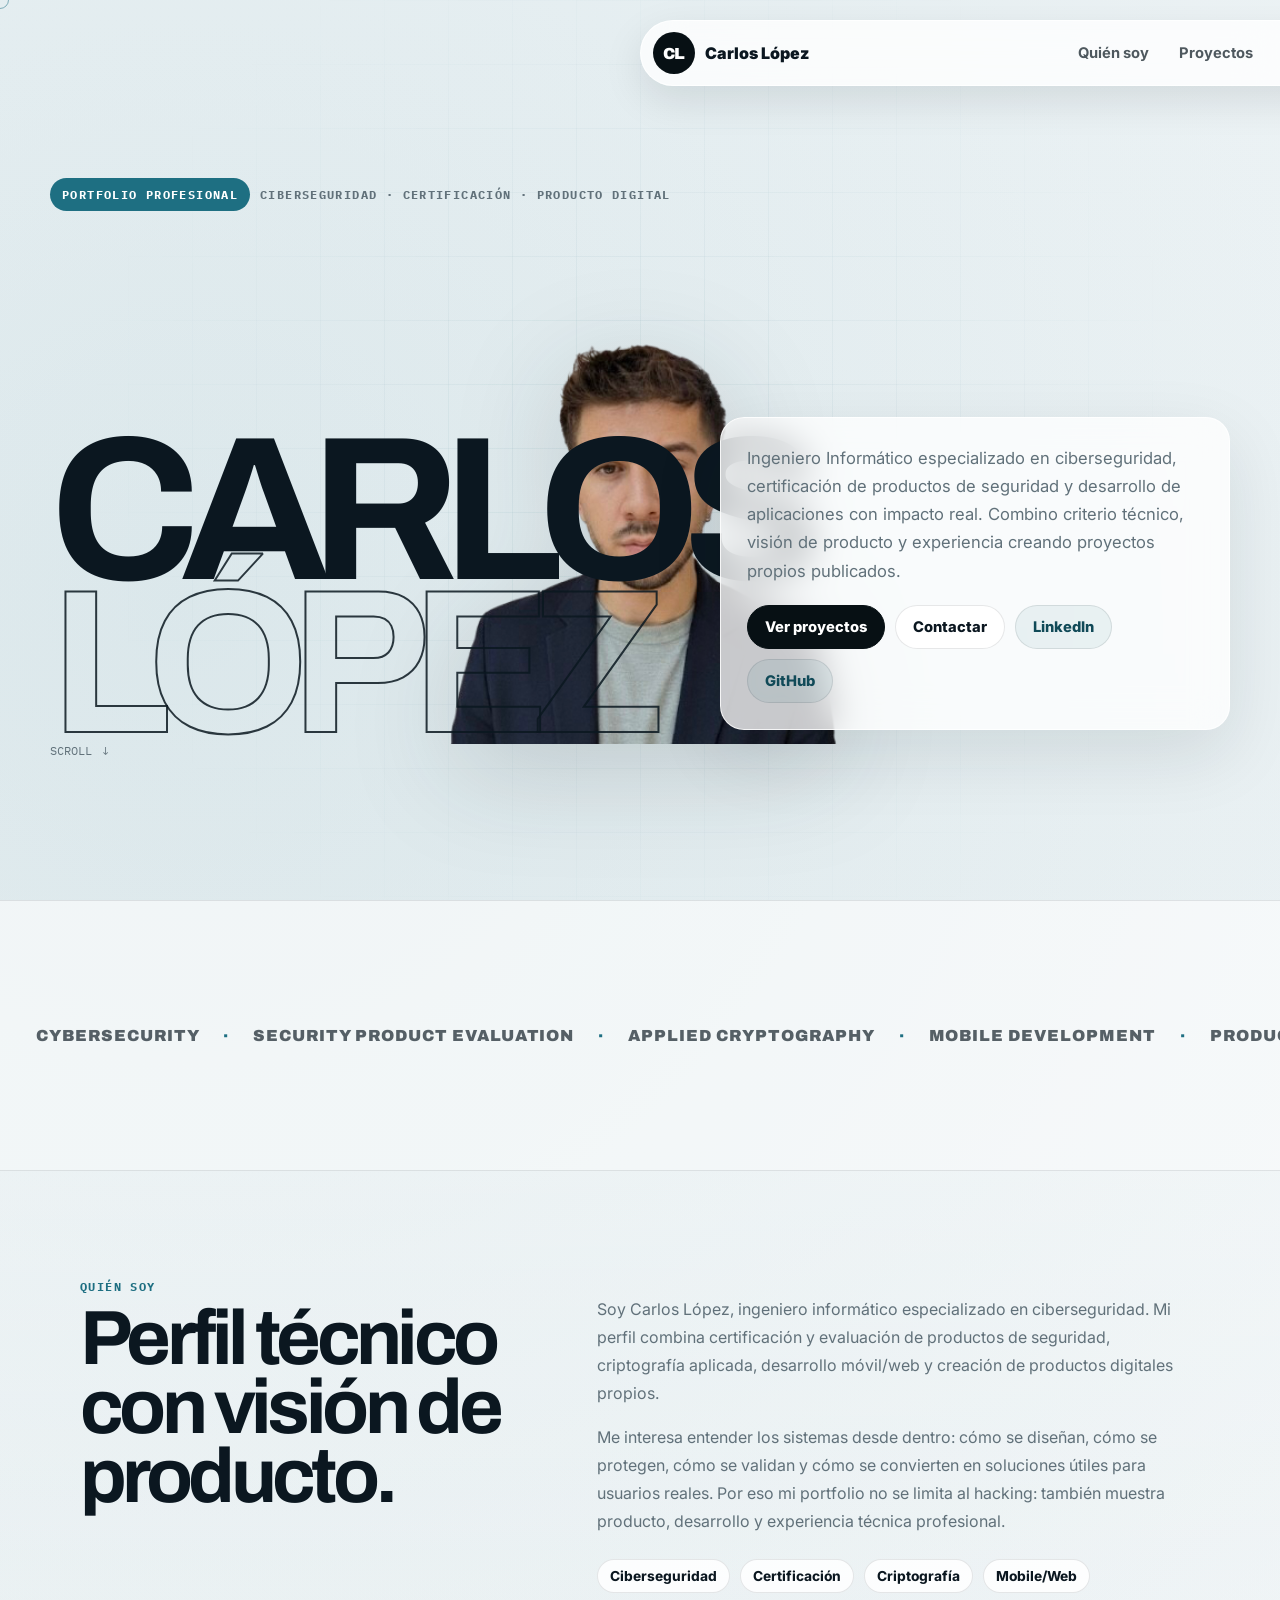
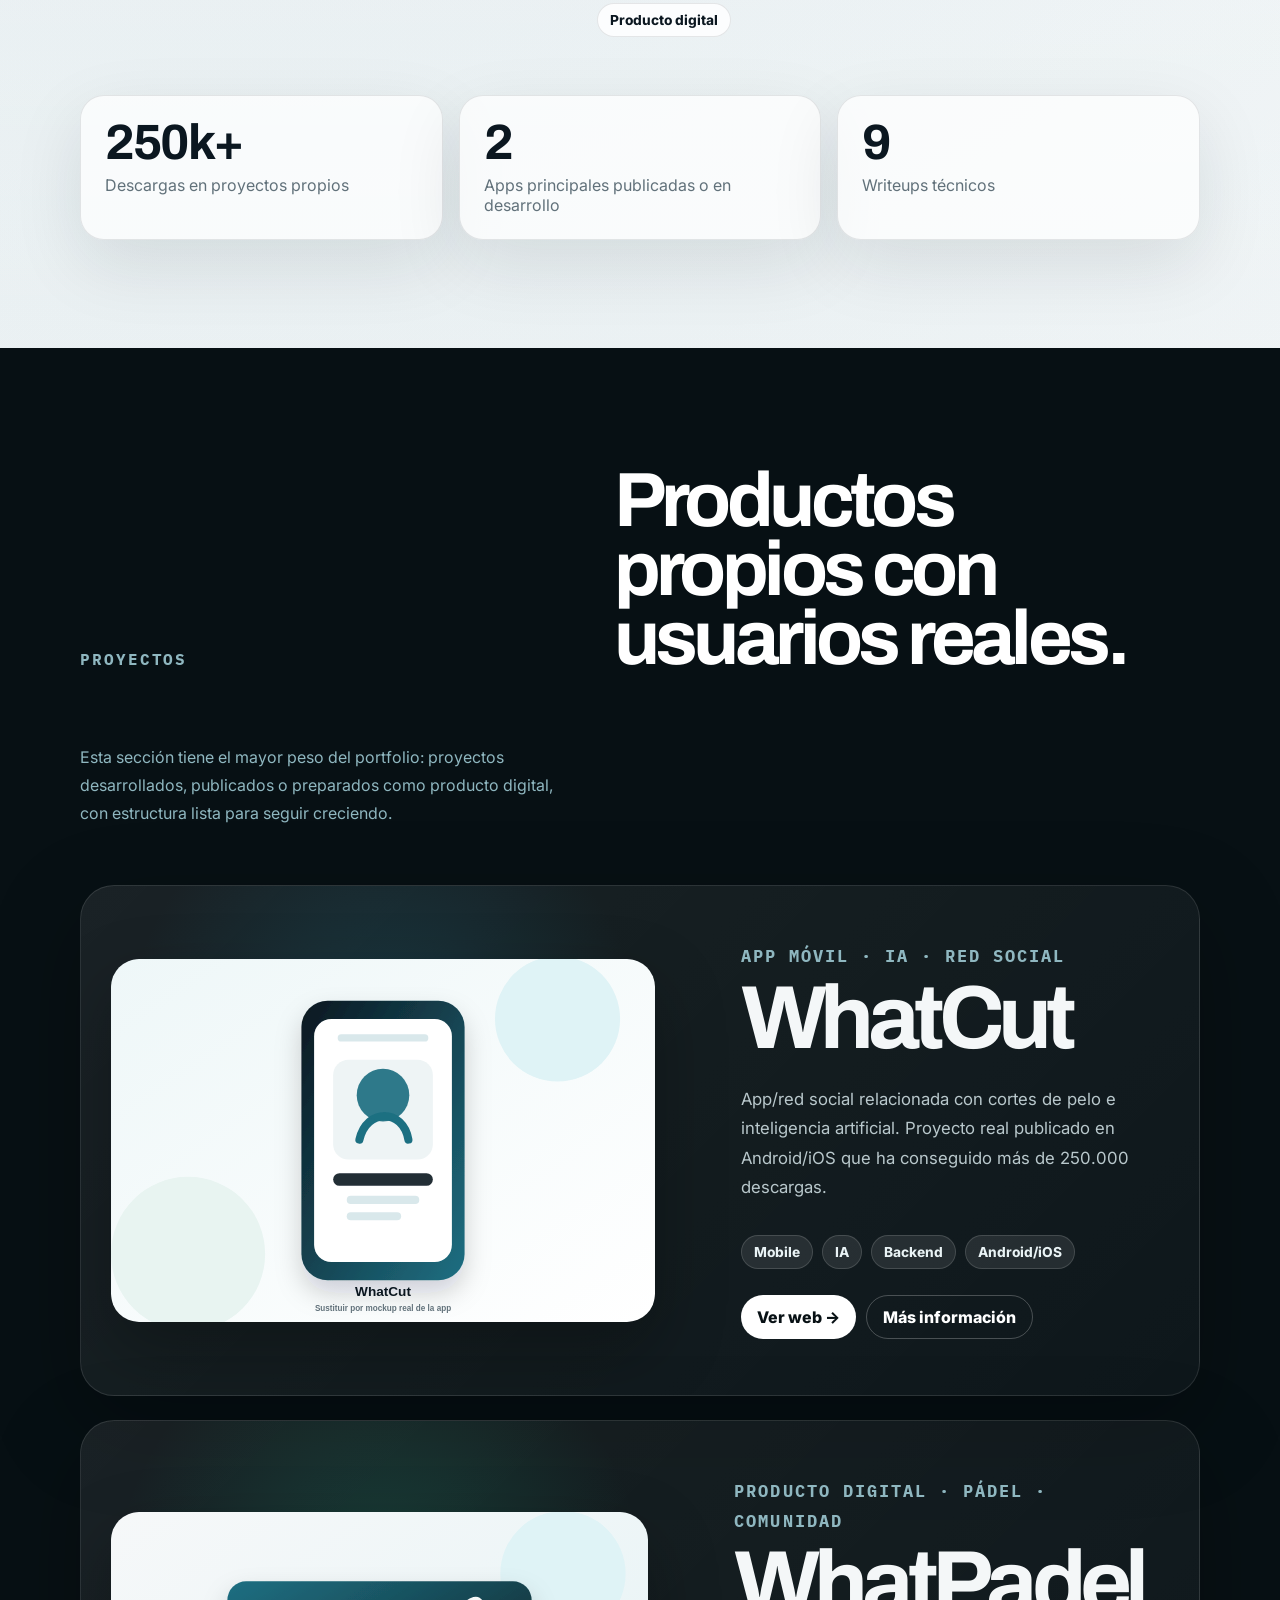
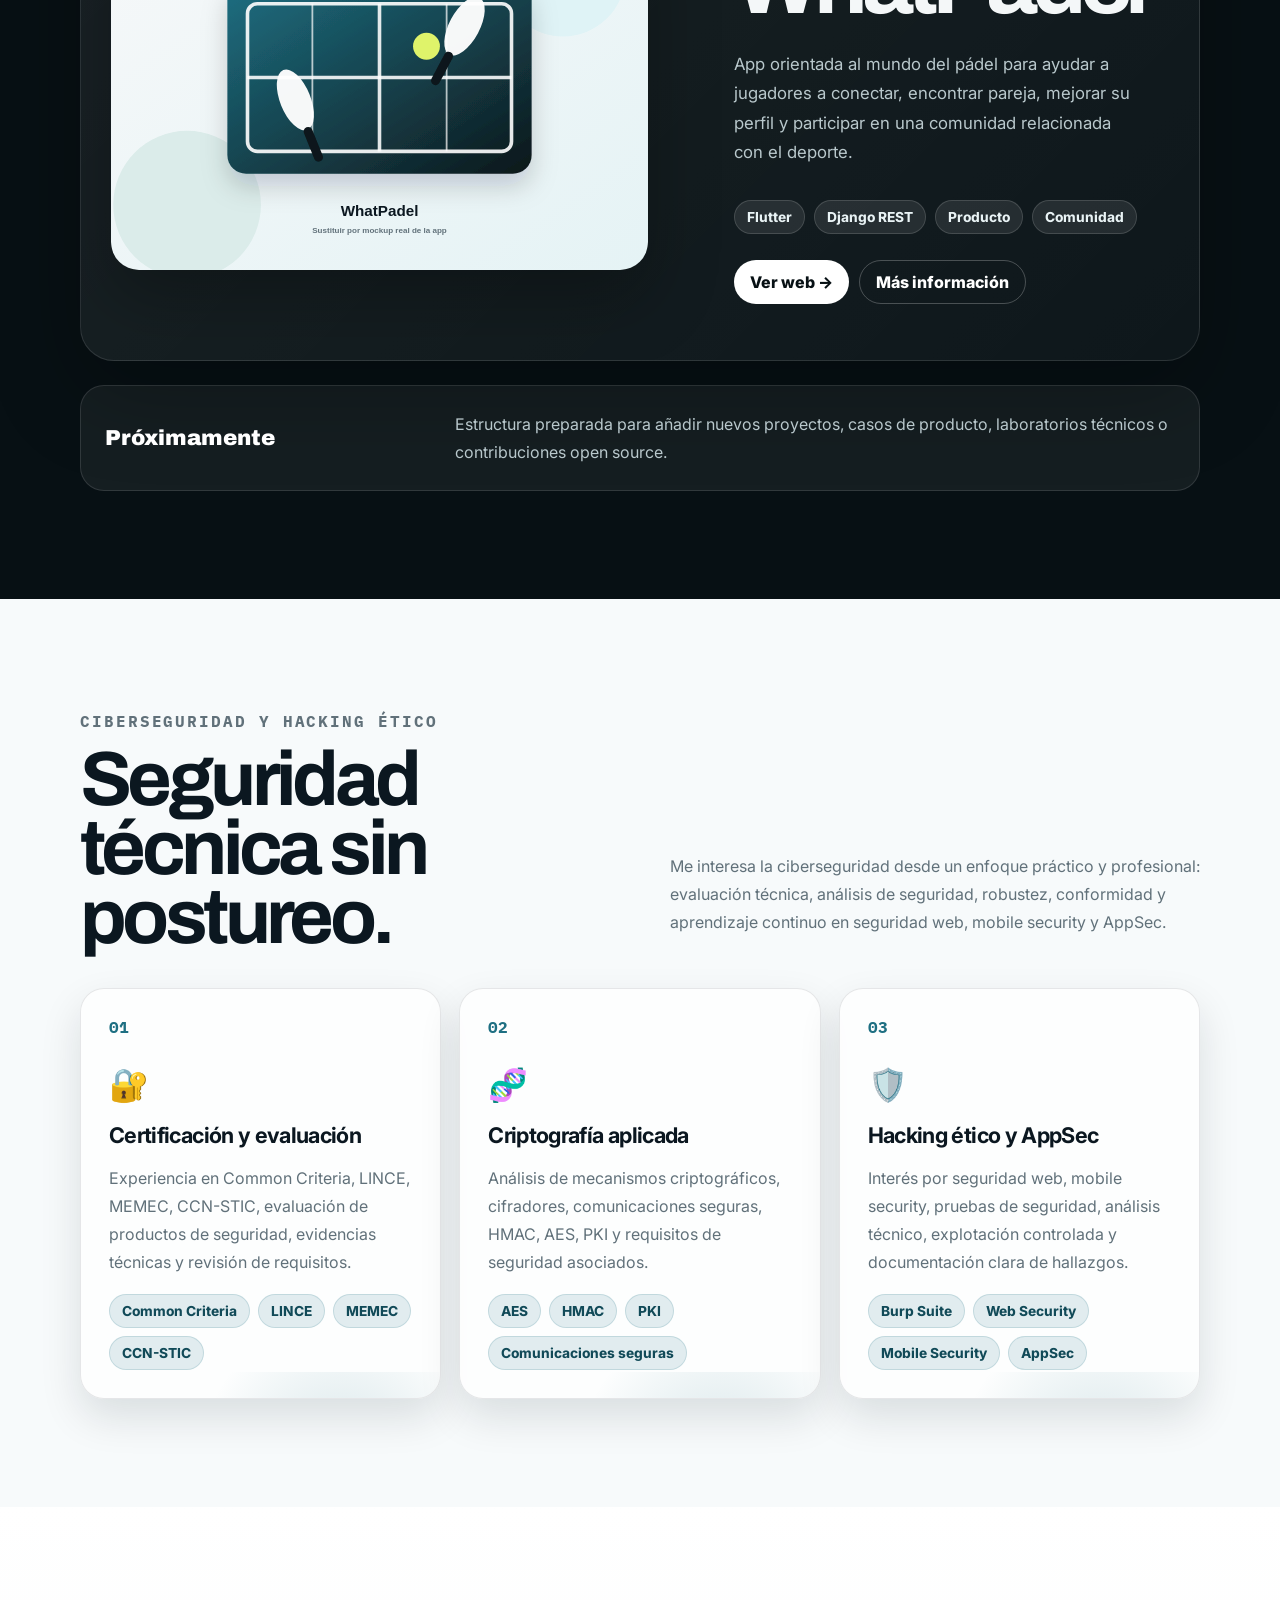
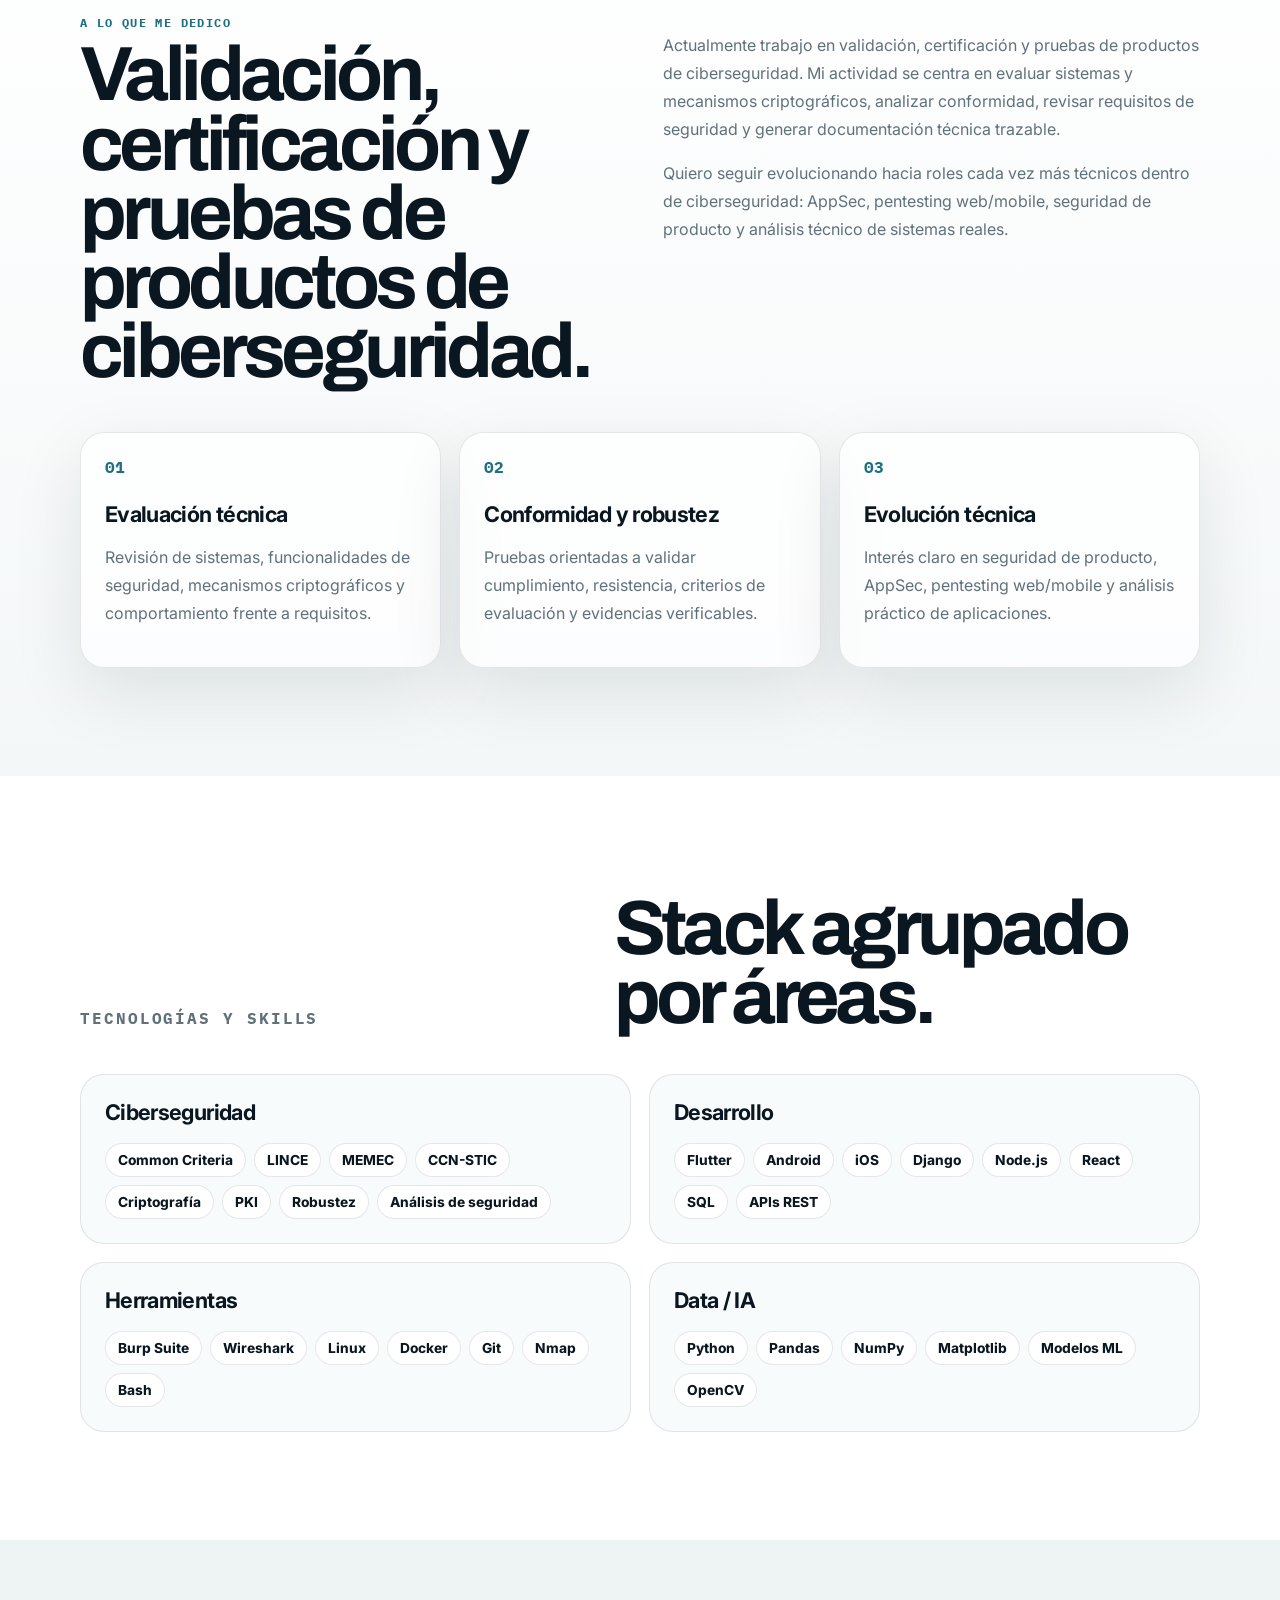
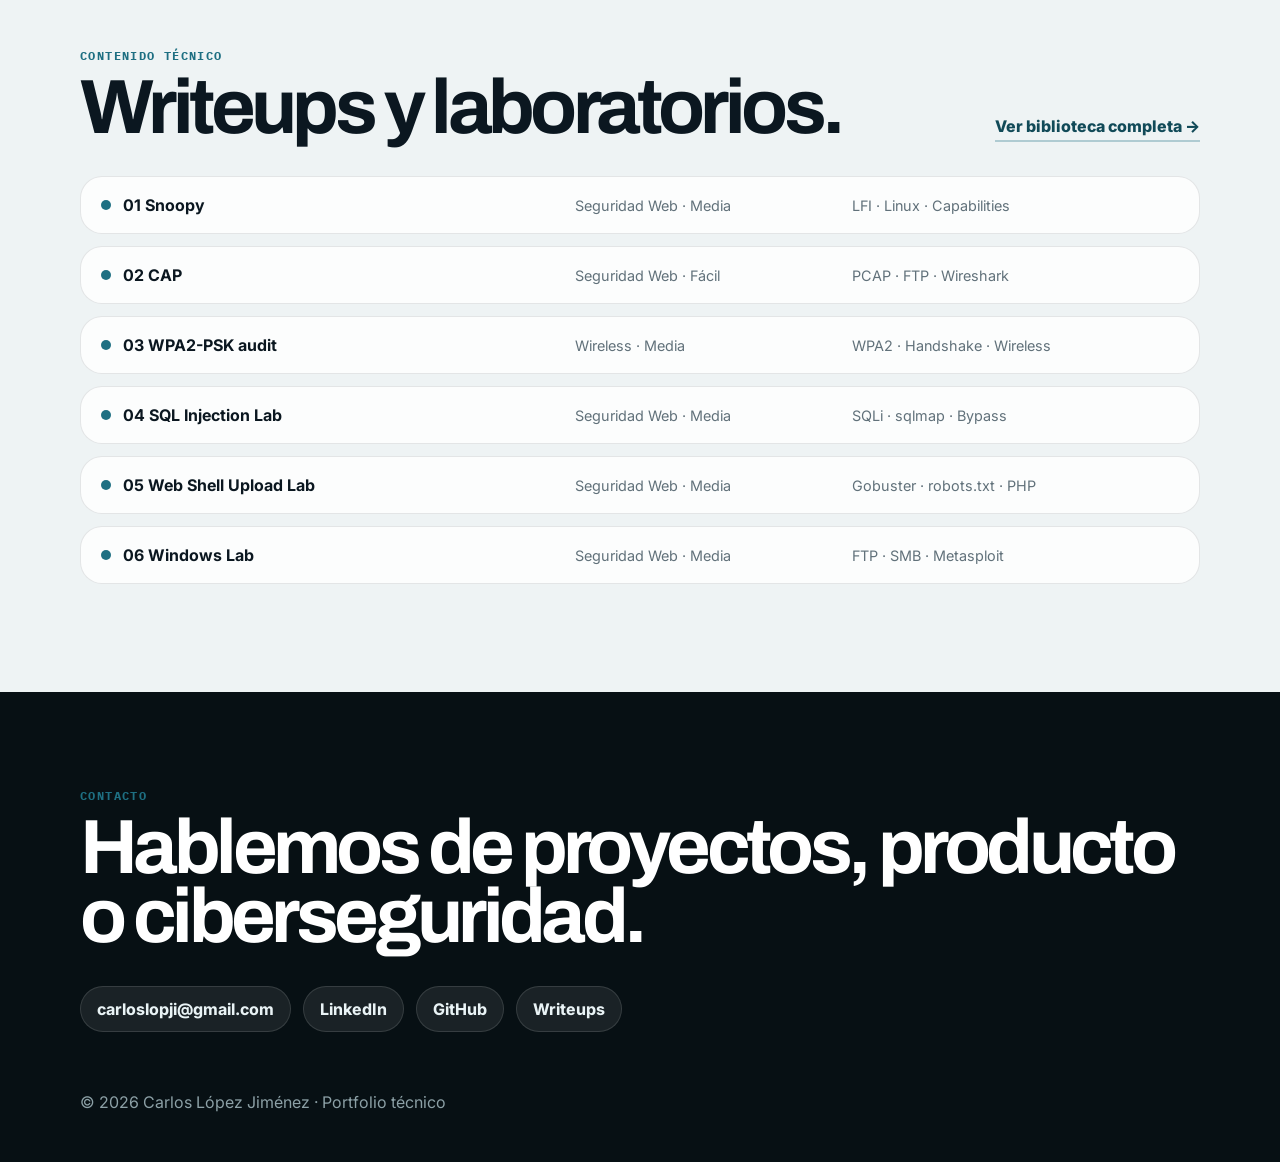
<file: index.html>
<!DOCTYPE html>
<html lang="es">
<head>
  <meta charset="UTF-8" />
  <meta name="viewport" content="width=device-width, initial-scale=1.0" />
  <title>Carlos López Jiménez | Portfolio técnico</title>
  <meta name="description" content="Portfolio de Carlos López Jiménez: ingeniero informático especializado en ciberseguridad, certificación de productos de seguridad, criptografía aplicada y desarrollo de aplicaciones con impacto real." />
  <meta property="og:title" content="Carlos López Jiménez | Ciberseguridad, producto y desarrollo" />
  <meta property="og:description" content="Ingeniero informático especializado en ciberseguridad, validación y certificación de productos de seguridad, desarrollo móvil/web y productos digitales propios." />
  <meta property="og:type" content="website" />
  <link rel="preconnect" href="https://fonts.googleapis.com" />
  <link rel="preconnect" href="https://fonts.gstatic.com" crossorigin />
  <link href="https://fonts.googleapis.com/css2?family=Archivo:wght@700;800;900&family=Inter:wght@400;500;600;700;800&family=IBM+Plex+Mono:wght@400;500;600&display=swap" rel="stylesheet" />
  <link rel="stylesheet" href="assets/portfolio/portfolio.css" />
</head>
<body>
  <div class="cursor" aria-hidden="true"></div>

  <nav class="nav" aria-label="Navegación principal" data-reveal>
    <a class="brand" href="#home" aria-label="Volver al inicio">
      <span class="brand-mark">CL</span>
      <span class="brand-text">Carlos López</span>
    </a>
    <button class="nav-toggle" type="button" aria-label="Abrir menú" aria-expanded="false" aria-controls="primaryNav">
      <span></span>
      <span></span>
    </button>
    <div class="nav-links" id="primaryNav">
      <a href="#about">Quién soy</a>
      <a href="#projects">Proyectos</a>
      <a href="#cybersecurity">Ciberseguridad</a>
      <a href="#work">Profesional</a>
      <a href="#contact">Contacto</a>
    </div>
    <a class="hire-btn" href="mailto:carloslopji@gmail.com">Contactar</a>
  </nav>

  <header class="hero" id="home">
    <div class="hero-lines" aria-hidden="true"></div>
    <div class="hero-content">
      <div class="hero-kicker" data-reveal>
        <span class="status-badge">Portfolio profesional</span>
        <span class="hero-role">Ciberseguridad · Certificación · Producto digital</span>
      </div>

      <h1 class="hero-name" aria-label="Carlos López Jiménez">
        <span>CARLOS</span>
        <span class="name-stroke">LÓPEZ</span>
      </h1>

      <figure class="hero-portrait" data-parallax="0.08" data-reveal>
        <picture>
          <source srcset="assets/imgs/Imagen_inicio.png?v=20260513-1" type="image/png" />
          <img src="assets/imgs/Imagen_inicio.png?v=20260513-1" alt="Retrato de Carlos López Jiménez" />
        </picture>
      </figure>

      <div class="hero-copy" data-reveal>
        <p>
          Ingeniero Informático especializado en ciberseguridad, certificación de productos de seguridad y desarrollo de aplicaciones con impacto real.
          Combino criterio técnico, visión de producto y experiencia creando proyectos propios publicados.
        </p>
        <div class="hero-actions">
          <a class="btn btn-dark" href="#projects">Ver proyectos</a>
          <a class="btn btn-light" href="mailto:carloslopji@gmail.com">Contactar</a>
          <a class="btn btn-ghost" href="https://www.linkedin.com/" target="_blank" rel="noreferrer">LinkedIn</a>
          <a class="btn btn-ghost" href="https://github.com/LopezJimenezCarlos" target="_blank" rel="noreferrer">GitHub</a>
        </div>
      </div>

      <a class="scroll-hint" href="#about" aria-label="Bajar a la siguiente sección">
        <span>Scroll</span>
        <em class="scroll-arrow">↓</em>
      </a>
    </div>
  </header>

  <section class="marquee" aria-label="Áreas principales">
    <div class="marquee-track">
      <span>CYBERSECURITY</span><span class="dot"> · </span>
      <span>SECURITY PRODUCT EVALUATION</span><span class="dot"> · </span>
      <span>APPLIED CRYPTOGRAPHY</span><span class="dot"> · </span>
      <span>MOBILE DEVELOPMENT</span><span class="dot"> · </span>
      <span>PRODUCT BUILDING</span><span class="dot"> · </span>
      <span>APPSEC</span><span class="dot"> · </span>
      <span>CYBERSECURITY</span><span class="dot"> · </span>
      <span>SECURITY PRODUCT EVALUATION</span><span class="dot"> · </span>
      <span>APPLIED CRYPTOGRAPHY</span><span class="dot"> · </span>
      <span>MOBILE DEVELOPMENT</span><span class="dot"> · </span>
      <span>PRODUCT BUILDING</span><span class="dot"> · </span>
      <span>APPSEC</span><span class="dot"> · </span>
    </div>
  </section>

  <main>
    <section class="about-section" id="about">
      <div class="section-grid">
        <div class="section-title" data-reveal>
          <p class="eyebrow">Quién soy</p>
          <h2>Perfil técnico con visión de producto.</h2>
        </div>
        <div class="section-copy" data-reveal>
          <p>
            Soy Carlos López, ingeniero informático especializado en ciberseguridad. Mi perfil combina certificación y evaluación de productos de seguridad, criptografía aplicada, desarrollo móvil/web y creación de productos digitales propios.
          </p>
          <p>
            Me interesa entender los sistemas desde dentro: cómo se diseñan, cómo se protegen, cómo se validan y cómo se convierten en soluciones útiles para usuarios reales. Por eso mi portfolio no se limita al hacking: también muestra producto, desarrollo y experiencia técnica profesional.
          </p>
          <div class="about-highlights">
            <span>Ciberseguridad</span>
            <span>Certificación</span>
            <span>Criptografía</span>
            <span>Mobile/Web</span>
            <span>Producto digital</span>
          </div>
        </div>
      </div>
      <div class="about-metrics" data-reveal>
        <div>
          <strong>250k+</strong>
          <span>Descargas en proyectos propios</span>
        </div>
        <div>
          <strong>2</strong>
          <span>Apps principales publicadas o en desarrollo</span>
        </div>
        <div>
          <strong id="homeWriteupCount">0</strong>
          <span>Writeups técnicos</span>
        </div>
      </div>
      <span id="homeWriteupCategories" hidden>0</span>
      <span id="homeWriteupTags" hidden>0</span>
    </section>

    <section class="projects-section" id="projects">
      <div class="section-heading" data-reveal>
        <p class="eyebrow">Proyectos</p>
        <h2>Productos propios con usuarios reales.</h2>
        <p>Esta sección tiene el mayor peso del portfolio: proyectos desarrollados, publicados o preparados como producto digital, con estructura lista para seguir creciendo.</p>
      </div>

      <div class="projects-grid">
        <article class="project-card project-featured" data-reveal>
          <div class="project-media">
            <img src="assets/projects/whatcut-preview.svg" alt="Mockup de WhatCut" loading="lazy" decoding="async" />
          </div>
          <div class="project-body">
            <p class="eyebrow">App móvil · IA · Red social</p>
            <h3>WhatCut</h3>
            <p>
              App/red social relacionada con cortes de pelo e inteligencia artificial. Proyecto real publicado en Android/iOS que ha conseguido más de 250.000 descargas.
            </p>
            <div class="project-tags">
              <span>Mobile</span>
              <span>IA</span>
              <span>Backend</span>
              <span>Android/iOS</span>
            </div>
            <div class="project-actions">
              <a class="project-link" href="https://www.whatcutapp.com" target="_blank" rel="noreferrer">Ver web →</a>
              <a class="project-link secondary" href="https://www.whatcutapp.com" target="_blank" rel="noreferrer">Más información</a>
            </div>
          </div>
        </article>

        <article class="project-card project-featured" data-reveal>
          <div class="project-media project-media-padel">
            <img src="assets/projects/whatpadel-preview.svg" alt="Mockup de WhatPadel" loading="lazy" decoding="async" />
          </div>
          <div class="project-body">
            <p class="eyebrow">Producto digital · Pádel · Comunidad</p>
            <h3>WhatPadel</h3>
            <p>
              App orientada al mundo del pádel para ayudar a jugadores a conectar, encontrar pareja, mejorar su perfil y participar en una comunidad relacionada con el deporte.
            </p>
            <div class="project-tags">
              <span>Flutter</span>
              <span>Django REST</span>
              <span>Producto</span>
              <span>Comunidad</span>
            </div>
            <div class="project-actions">
              <a class="project-link" href="https://www.whatpadelapp.com" target="_blank" rel="noreferrer">Ver web →</a>
              <a class="project-link secondary" href="https://www.whatpadelapp.com" target="_blank" rel="noreferrer">Más información</a>
            </div>
          </div>
        </article>
      </div>

      <div class="future-projects" data-reveal>
        <span>Próximamente</span>
        <p>Estructura preparada para añadir nuevos proyectos, casos de producto, laboratorios técnicos o contribuciones open source.</p>
      </div>
    </section>

    <section class="split-section" id="cybersecurity">
      <div class="split-intro" data-reveal>
        <div>
          <p class="eyebrow">Ciberseguridad y hacking ético</p>
          <h2>Seguridad técnica sin postureo.</h2>
        </div>
        <p>
          Me interesa la ciberseguridad desde un enfoque práctico y profesional: evaluación técnica, análisis de seguridad, robustez, conformidad y aprendizaje continuo en seguridad web, mobile security y AppSec.
        </p>
      </div>
      <div class="capability-grid">
        <article class="capability" data-reveal>
          <span class="capability-num">01</span>
          <div class="capability-icon">🔐</div>
          <h3>Certificación y evaluación</h3>
          <p>Experiencia en Common Criteria, LINCE, MEMEC, CCN-STIC, evaluación de productos de seguridad, evidencias técnicas y revisión de requisitos.</p>
          <div class="cap-tags">
            <span>Common Criteria</span>
            <span>LINCE</span>
            <span>MEMEC</span>
            <span>CCN-STIC</span>
          </div>
        </article>
        <article class="capability" data-reveal>
          <span class="capability-num">02</span>
          <div class="capability-icon">🧬</div>
          <h3>Criptografía aplicada</h3>
          <p>Análisis de mecanismos criptográficos, cifradores, comunicaciones seguras, HMAC, AES, PKI y requisitos de seguridad asociados.</p>
          <div class="cap-tags">
            <span>AES</span>
            <span>HMAC</span>
            <span>PKI</span>
            <span>Comunicaciones seguras</span>
          </div>
        </article>
        <article class="capability" data-reveal>
          <span class="capability-num">03</span>
          <div class="capability-icon">🛡️</div>
          <h3>Hacking ético y AppSec</h3>
          <p>Interés por seguridad web, mobile security, pruebas de seguridad, análisis técnico, explotación controlada y documentación clara de hallazgos.</p>
          <div class="cap-tags">
            <span>Burp Suite</span>
            <span>Web Security</span>
            <span>Mobile Security</span>
            <span>AppSec</span>
          </div>
        </article>
      </div>
    </section>

    <section class="work-section-professional" id="work">
      <div class="section-grid">
        <div class="section-title" data-reveal>
          <p class="eyebrow">A lo que me dedico</p>
          <h2>Validación, certificación y pruebas de productos de ciberseguridad.</h2>
        </div>
        <div class="section-copy" data-reveal>
          <p>
            Actualmente trabajo en validación, certificación y pruebas de productos de ciberseguridad. Mi actividad se centra en evaluar sistemas y mecanismos criptográficos, analizar conformidad, revisar requisitos de seguridad y generar documentación técnica trazable.
          </p>
          <p>
            Quiero seguir evolucionando hacia roles cada vez más técnicos dentro de ciberseguridad: AppSec, pentesting web/mobile, seguridad de producto y análisis técnico de sistemas reales.
          </p>
        </div>
      </div>
      <div class="timeline" data-reveal>
        <div class="timeline-item">
          <span>01</span>
          <h3>Evaluación técnica</h3>
          <p>Revisión de sistemas, funcionalidades de seguridad, mecanismos criptográficos y comportamiento frente a requisitos.</p>
        </div>
        <div class="timeline-item">
          <span>02</span>
          <h3>Conformidad y robustez</h3>
          <p>Pruebas orientadas a validar cumplimiento, resistencia, criterios de evaluación y evidencias verificables.</p>
        </div>
        <div class="timeline-item">
          <span>03</span>
          <h3>Evolución técnica</h3>
          <p>Interés claro en seguridad de producto, AppSec, pentesting web/mobile y análisis práctico de aplicaciones.</p>
        </div>
      </div>
    </section>

    <section class="skills-section" id="skills">
      <div class="section-heading" data-reveal>
        <p class="eyebrow">Tecnologías y skills</p>
        <h2>Stack agrupado por áreas.</h2>
      </div>
      <div class="skills-grid" data-reveal>
        <div class="skill-group">
          <h3>Ciberseguridad</h3>
          <div class="tools-list">
            <span>Common Criteria</span><span>LINCE</span><span>MEMEC</span><span>CCN-STIC</span><span>Criptografía</span><span>PKI</span><span>Robustez</span><span>Análisis de seguridad</span>
          </div>
        </div>
        <div class="skill-group">
          <h3>Desarrollo</h3>
          <div class="tools-list">
            <span>Flutter</span><span>Android</span><span>iOS</span><span>Django</span><span>Node.js</span><span>React</span><span>SQL</span><span>APIs REST</span>
          </div>
        </div>
        <div class="skill-group">
          <h3>Herramientas</h3>
          <div class="tools-list">
            <span>Burp Suite</span><span>Wireshark</span><span>Linux</span><span>Docker</span><span>Git</span><span>Nmap</span><span>Bash</span>
          </div>
        </div>
        <div class="skill-group">
          <h3>Data / IA</h3>
          <div class="tools-list">
            <span>Python</span><span>Pandas</span><span>NumPy</span><span>Matplotlib</span><span>Modelos ML</span><span>OpenCV</span>
          </div>
        </div>
      </div>
    </section>

    <section class="writeups-section" id="writeups">
      <div class="work-head" data-reveal>
        <div>
          <p class="eyebrow">Contenido técnico</p>
          <h2>Writeups y laboratorios.</h2>
        </div>
        <a class="under-link" href="writeups.html">Ver biblioteca completa →</a>
      </div>
      <div class="work-list" id="featuredWriteupsGrid" data-reveal></div>
      <div class="floating-preview" id="floatingPreview" aria-hidden="true"></div>
    </section>
  </main>

  <footer class="footer" id="contact">
    <div data-reveal>
      <p class="eyebrow">Contacto</p>
      <h2>Hablemos de proyectos, producto o ciberseguridad.</h2>
    </div>
    <div class="footer-links" data-reveal>
      <a href="mailto:carloslopji@gmail.com">carloslopji@gmail.com</a>
      <a href="https://www.linkedin.com/" target="_blank" rel="noreferrer">LinkedIn</a>
      <a href="https://github.com/LopezJimenezCarlos" target="_blank" rel="noreferrer">GitHub</a>
      <a href="writeups.html">Writeups</a>
    </div>
    <p class="footer-copy">© <span data-current-year></span> Carlos López Jiménez · Portfolio técnico</p>
  </footer>

  <script src="assets/writeups/writeups-data.js"></script>
  <script src="assets/writeups/writeups-extra.js"></script>
  <script src="assets/writeups/writeups-labs.js"></script>
  <script src="assets/portfolio/portfolio.js"></script>
</body>
</html>
</file>
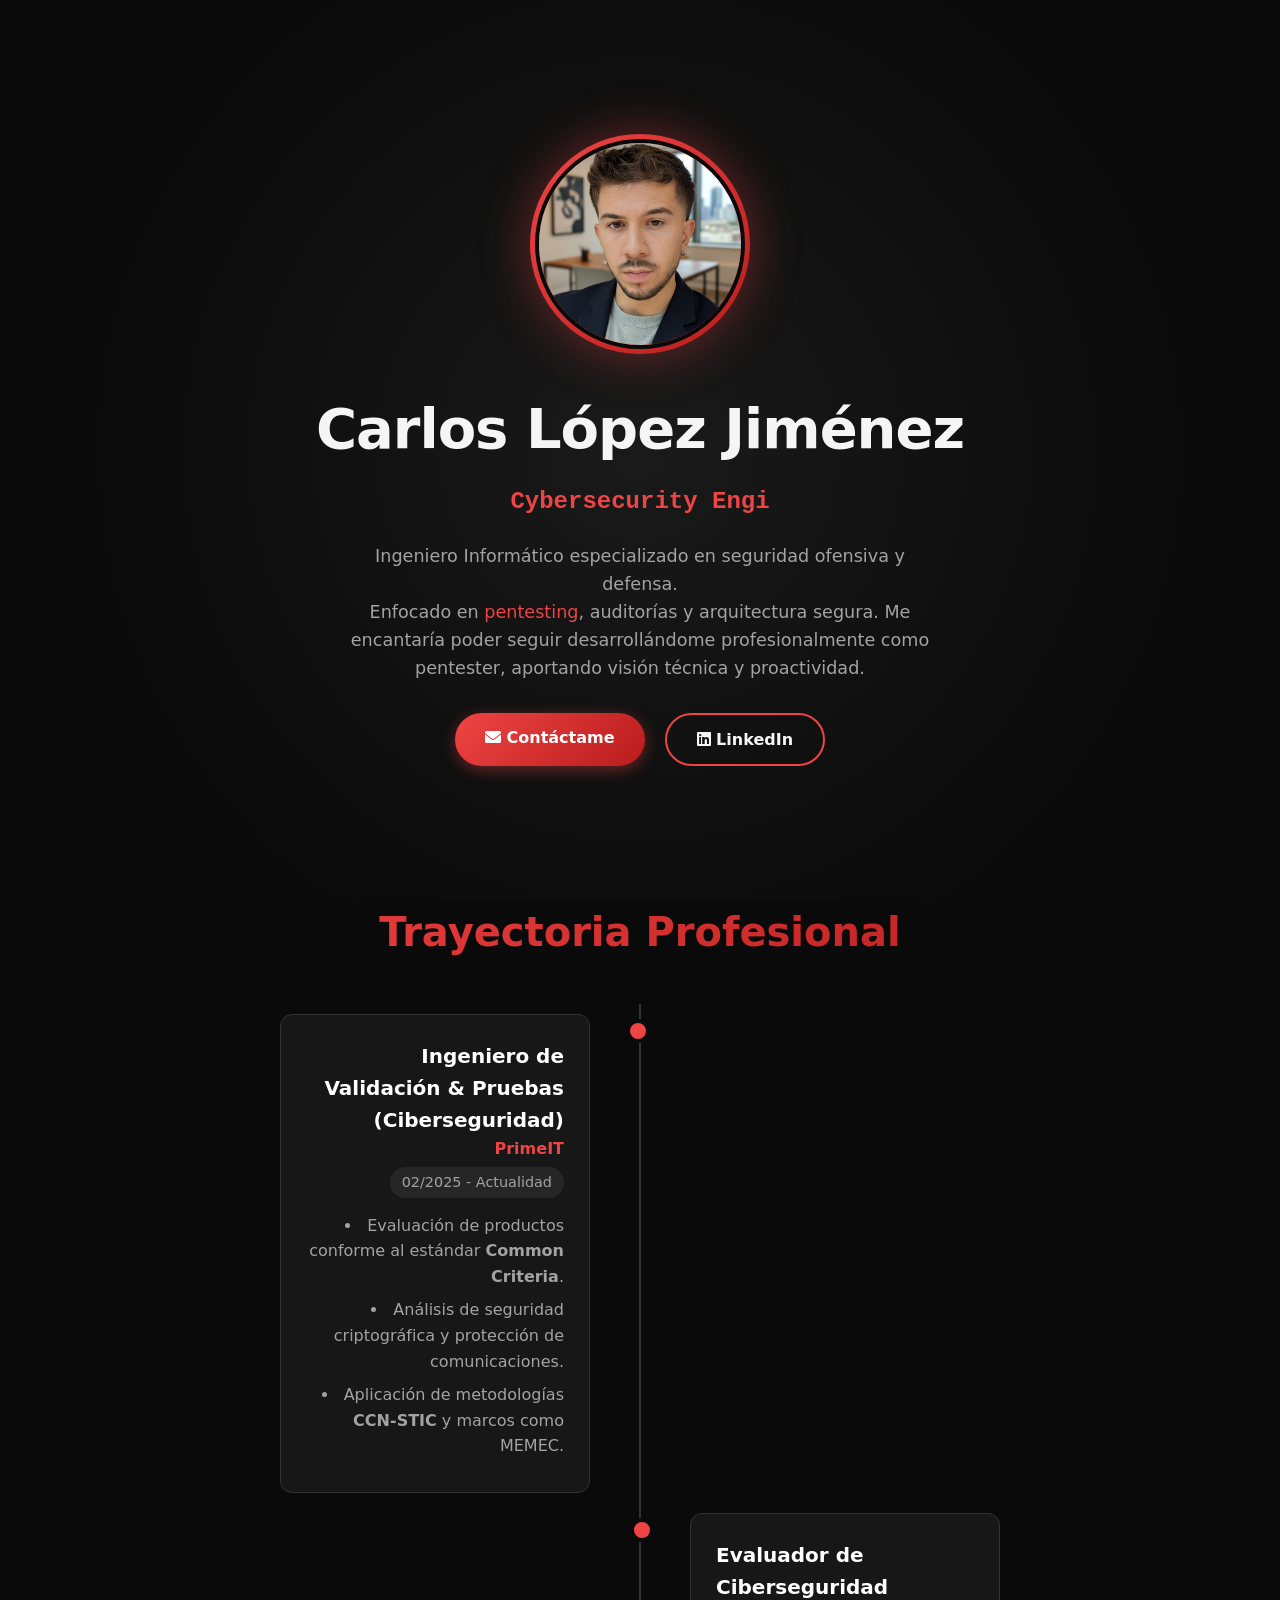
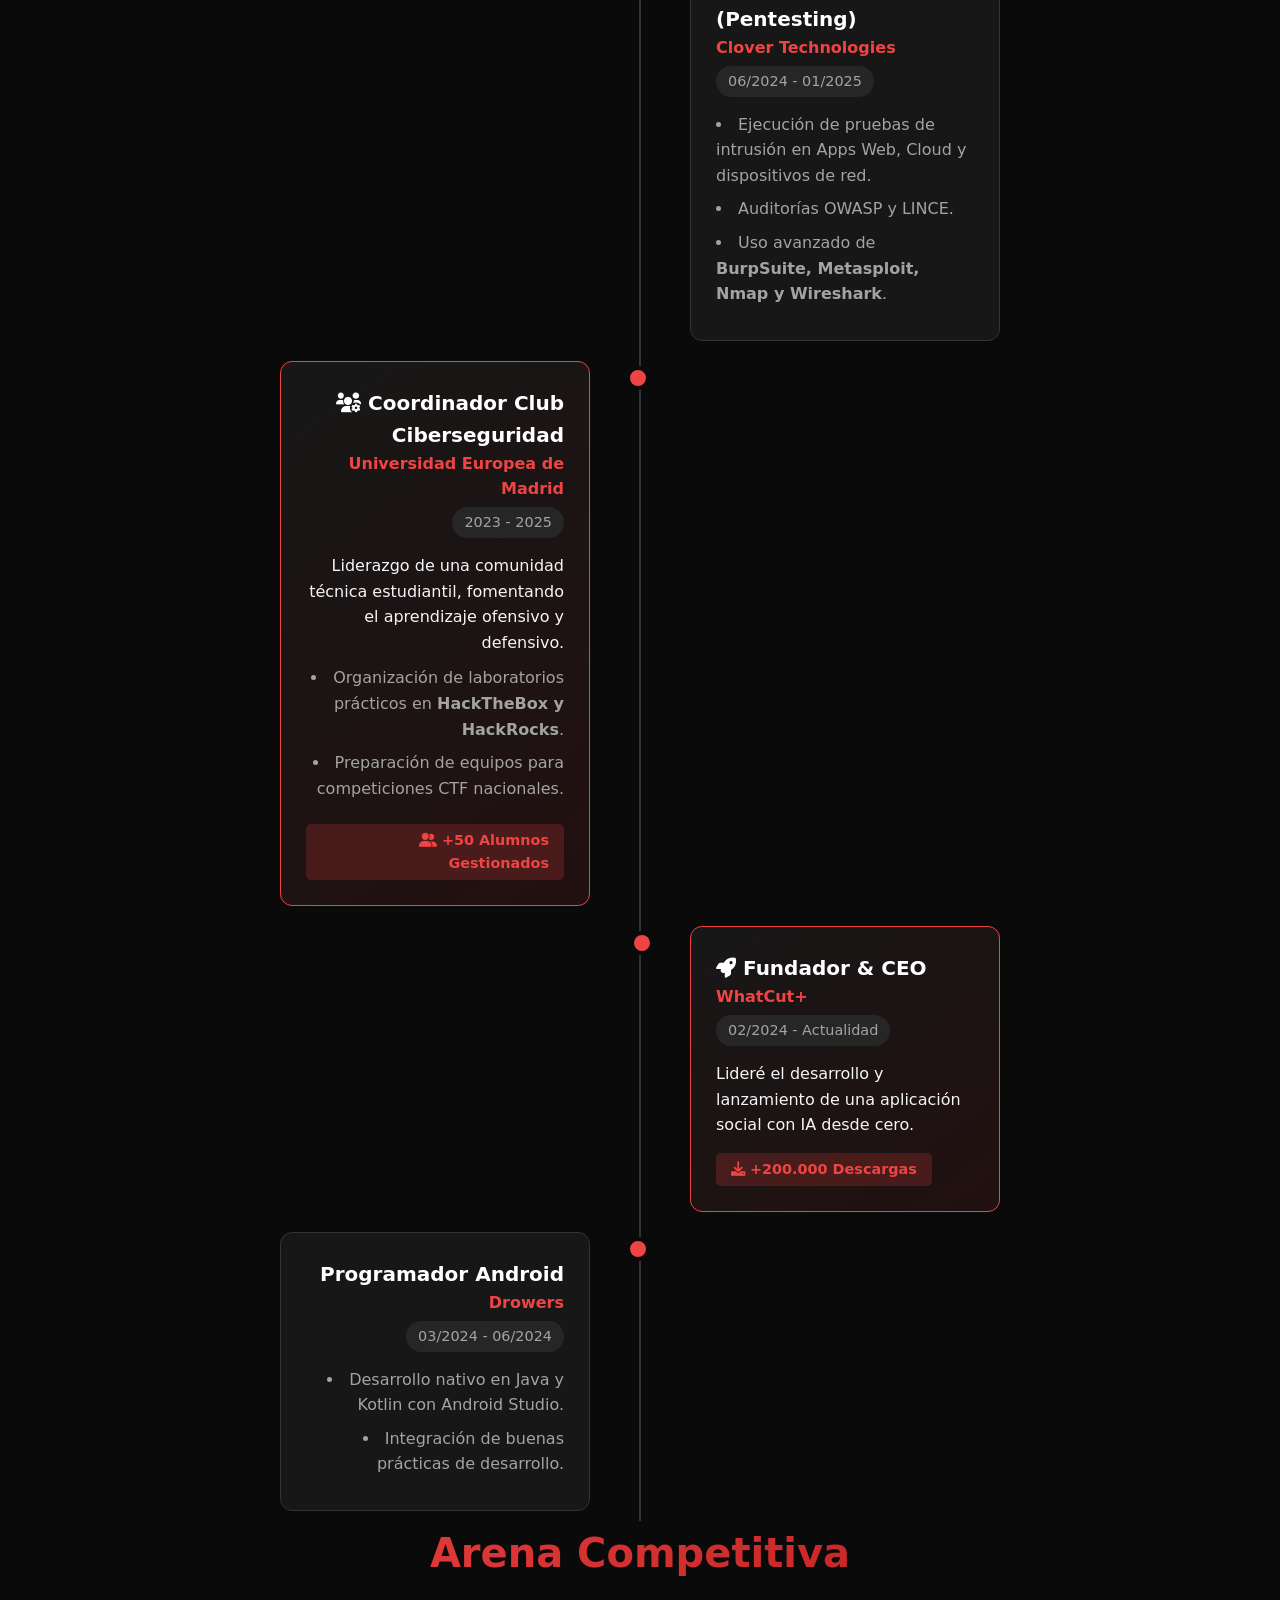
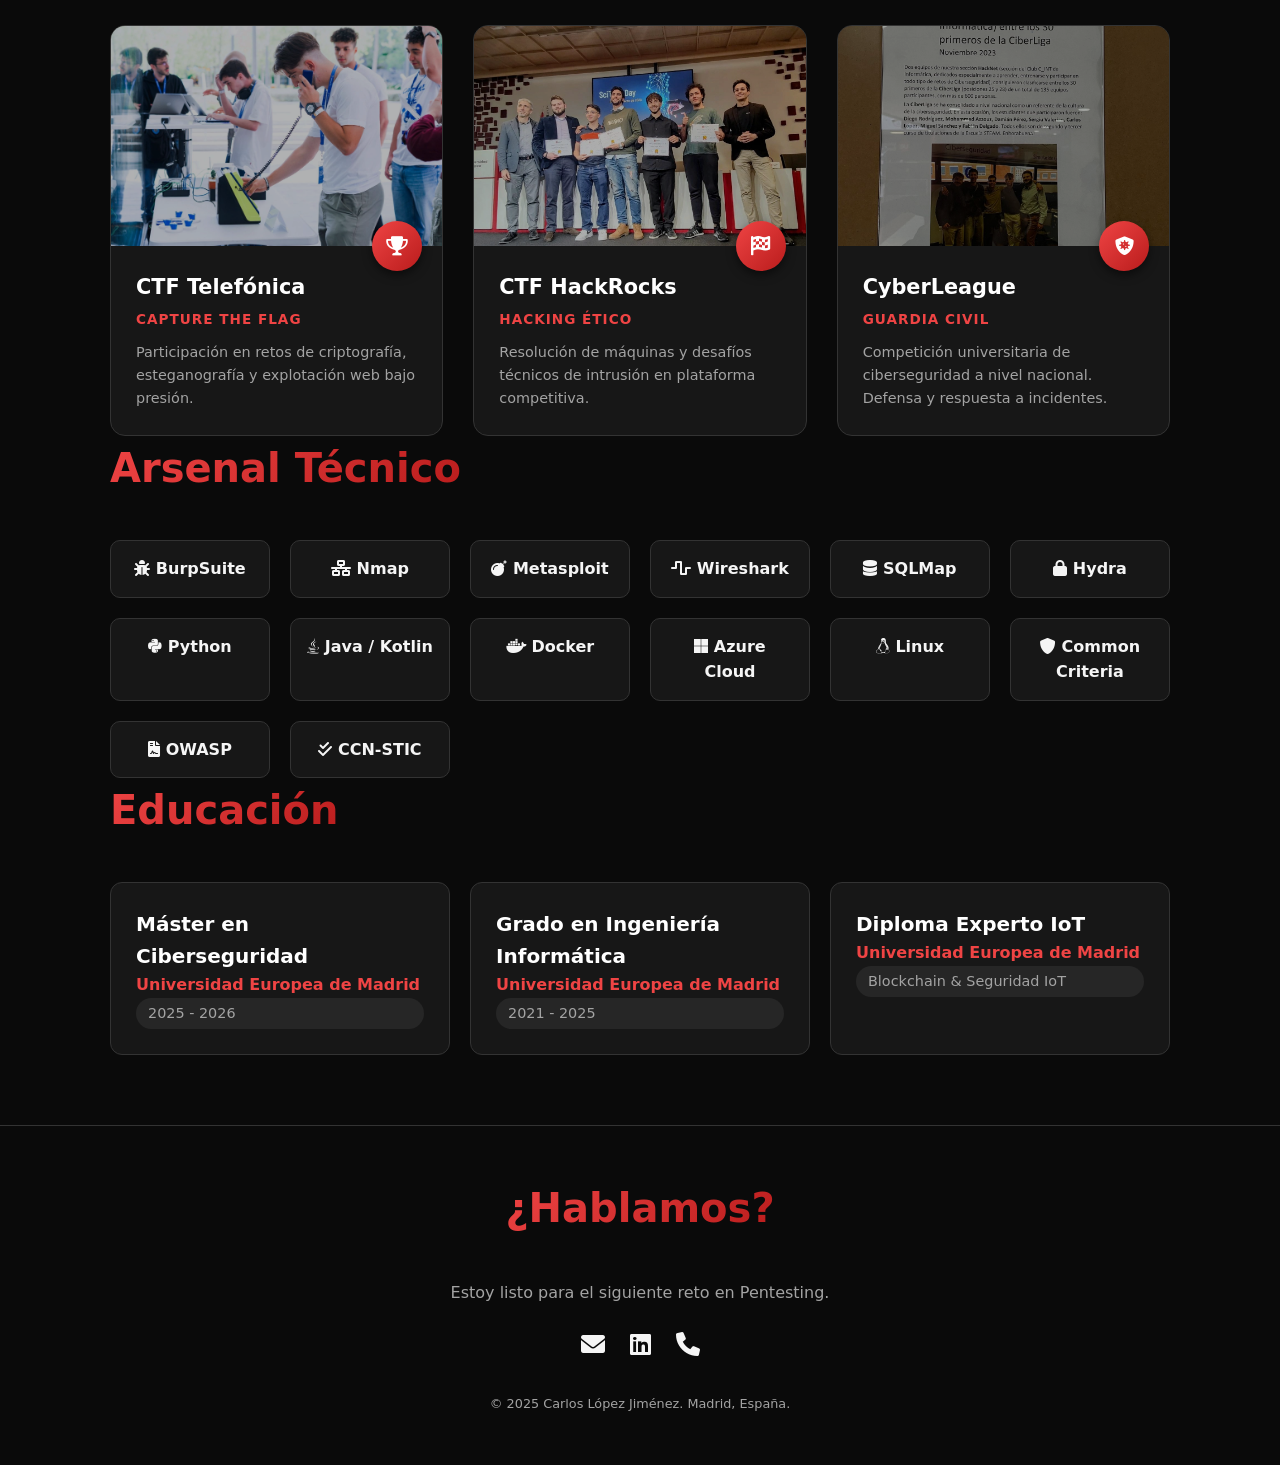
<file: Presentacion.html>
<!DOCTYPE html>
<html lang="es">
<head>
    <meta charset="UTF-8">
    <meta name="viewport" content="width=device-width, initial-scale=1.0">
    <meta name="description" content="Portfolio de Carlos López Jiménez - Ingeniero de Ciberseguridad y Pentester">
    <title>Carlos López Jiménez | Cybersecurity Engineer</title>
    <style>
        /* --- VARIABLES & RESET --- */
        :root {
            --bg-dark: #0a0a0a;
            --bg-card: #171717;
            --primary: #ef4444; /* Rojo Red Team */
            --primary-glow: rgba(239, 68, 68, 0.4);
            --gold: #fbbf24; /* Para trofeos */
            --text-main: #f5f5f5;
            --text-muted: #a3a3a3;
            --gradient: linear-gradient(135deg, #ef4444 0%, #b91c1c 100%);
        }

        * {
            margin: 0;
            padding: 0;
            box-sizing: border-box;
            font-family: 'Segoe UI', system-ui, sans-serif;
            scroll-behavior: smooth;
        }

        body {
            background-color: var(--bg-dark);
            color: var(--text-main);
            overflow-x: hidden;
            line-height: 1.6;
        }

        /* --- LAYOUT UTILITIES --- */
        .container {
            max-width: 1100px;
            margin: 0 auto;
            padding: 0 20px;
        }

        section {
            padding: 80px 0;
            opacity: 0;
            transform: translateY(30px);
            transition: all 0.8s ease-out;
        }

        section.visible {
            opacity: 1;
            transform: translateY(0);
        }

        h2 {
            font-size: 2.5rem;
            margin-bottom: 40px;
            display: inline-block;
            background: var(--gradient);
            -webkit-background-clip: text;
            -webkit-text-fill-color: transparent;
            font-weight: 800;
        }

        /* --- HERO SECTION --- */
        .hero {
            min-height: 100vh;
            display: flex;
            align-items: center;
            justify-content: center;
            text-align: center;
            position: relative;
            background: radial-gradient(circle at center, #1a1a1a 0%, #0a0a0a 70%);
        }

        .hero-content {
            z-index: 2;
            max-width: 800px;
        }

        .profile-img-wrapper {
            width: 220px;
            height: 220px;
            margin: 0 auto 30px;
            position: relative;
            border-radius: 50%;
            padding: 5px;
            background: var(--gradient);
            box-shadow: 0 0 50px var(--primary-glow);
            animation: pulse 3s infinite;
        }

        .profile-img {
            width: 100%;
            height: 100%;
            border-radius: 50%;
            object-fit: cover;
            border: 4px solid var(--bg-dark);
        }

        h1 {
            font-size: 3.5rem;
            font-weight: 800;
            margin-bottom: 10px;
            letter-spacing: -1px;
        }

        .typing-text {
            font-size: 1.5rem;
            color: var(--primary);
            font-family: 'Courier New', monospace;
            font-weight: bold;
            min-height: 1.6em;
        }

        .hero-bio {
            color: var(--text-muted);
            font-size: 1.1rem;
            max-width: 600px;
            margin: 20px auto;
        }

        .cta-buttons {
            margin-top: 30px;
            display: flex;
            gap: 20px;
            justify-content: center;
        }

        .btn {
            padding: 12px 30px;
            border-radius: 50px;
            font-weight: 600;
            text-decoration: none;
            transition: transform 0.3s, box-shadow 0.3s;
        }

        .btn-primary {
            background: var(--gradient);
            color: white;
            box-shadow: 0 4px 15px var(--primary-glow);
        }

        .btn-primary:hover {
            transform: translateY(-3px);
            box-shadow: 0 8px 25px var(--primary-glow);
        }

        .btn-outline {
            border: 2px solid var(--primary);
            color: var(--text-main);
        }

        .btn-outline:hover {
            background: rgba(239, 68, 68, 0.1);
        }

        /* --- EXPERIENCE (TIMELINE) --- */
        .timeline {
            position: relative;
            max-width: 800px;
            margin: 0 auto;
        }

        .timeline::after {
            content: '';
            position: absolute;
            width: 2px;
            background: #333;
            top: 0;
            bottom: 0;
            left: 20px;
        }

        .timeline-item {
            padding: 10px 40px 40px 50px;
            position: relative;
            border-radius: 8px;
        }

        .timeline-item::after {
            content: '';
            position: absolute;
            width: 16px;
            height: 16px;
            background: var(--primary);
            border: 4px solid var(--bg-dark);
            border-radius: 50%;
            top: 15px;
            left: 11px;
            z-index: 1;
            transition: transform 0.3s;
        }

        .timeline-item:hover::after {
            transform: scale(1.3);
            box-shadow: 0 0 10px var(--primary);
        }

        .card {
            background: var(--bg-card);
            padding: 25px;
            border-radius: 12px;
            border: 1px solid #333;
            transition: transform 0.3s, border-color 0.3s;
        }

        .card:hover {
            transform: translateY(-5px);
            border-color: var(--primary);
        }

        .card-header {
            display: flex;
            justify-content: space-between;
            align-items: flex-start;
            margin-bottom: 15px;
            flex-wrap: wrap;
            gap: 10px;
        }

        .role {
            font-size: 1.25rem;
            font-weight: 700;
            color: white;
        }

        .company {
            color: var(--primary);
            font-weight: 600;
            display: block;
        }

        .date {
            font-size: 0.9rem;
            color: var(--text-muted);
            background: #262626;
            padding: 4px 12px;
            border-radius: 20px;
        }

        .card ul {
            list-style-position: inside;
            color: var(--text-muted);
            margin-top: 10px;
        }
        
        .card ul li {
            margin-bottom: 8px;
        }

        .card.highlight-card {
            background: linear-gradient(145deg, #171717, #221010);
            border: 1px solid var(--primary);
        }

        .stats {
            margin-top: 15px;
            display: inline-block;
            background: rgba(239, 68, 68, 0.2);
            color: var(--primary);
            padding: 5px 15px;
            border-radius: 5px;
            font-weight: bold;
            font-size: 0.9rem;
        }

        /* --- CTF CARDS (FOTO INTEGRATION) --- */
        .ctf-grid {
            display: grid;
            grid-template-columns: repeat(auto-fit, minmax(300px, 1fr));
            gap: 30px;
        }

        .ctf-card {
            background: var(--bg-card);
            border-radius: 15px;
            overflow: hidden;
            border: 1px solid #333;
            transition: all 0.4s ease;
            position: relative;
            group: 'ctf';
        }

        .ctf-card:hover {
            border-color: var(--primary);
            transform: translateY(-10px);
            box-shadow: 0 15px 30px rgba(0,0,0,0.5);
        }

        .ctf-img-wrapper {
            height: 220px;
            width: 100%;
            overflow: hidden;
            position: relative;
        }

        .ctf-img-wrapper::after {
            content: '';
            position: absolute;
            top: 0; left: 0; width: 100%; height: 100%;
            background: rgba(0,0,0,0.3); /* Filtro oscuro inicial */
            transition: background 0.4s;
        }

        .ctf-card:hover .ctf-img-wrapper::after {
            background: rgba(0,0,0,0); /* Se aclara al pasar el mouse */
        }

        .ctf-img {
            width: 100%;
            height: 100%;
            object-fit: cover;
            transition: transform 0.6s ease;
        }

        .ctf-card:hover .ctf-img {
            transform: scale(1.1);
        }

        .ctf-content {
            padding: 25px;
            position: relative;
        }

        .ctf-icon-badge {
            position: absolute;
            top: -25px;
            right: 20px;
            background: var(--gradient);
            width: 50px;
            height: 50px;
            border-radius: 50%;
            display: flex;
            align-items: center;
            justify-content: center;
            color: white;
            font-size: 1.2rem;
            box-shadow: 0 4px 10px rgba(0,0,0,0.5);
            z-index: 2;
        }

        .ctf-title {
            font-size: 1.3rem;
            font-weight: 700;
            color: white;
            margin-bottom: 5px;
        }

        .ctf-tag {
            font-size: 0.85rem;
            color: var(--primary);
            font-weight: 600;
            text-transform: uppercase;
            letter-spacing: 1px;
            margin-bottom: 10px;
            display: block;
        }

        /* --- SKILLS GRID --- */
        .skills-grid {
            display: grid;
            grid-template-columns: repeat(auto-fill, minmax(140px, 1fr));
            gap: 20px;
        }

        .skill-tag {
            background: var(--bg-card);
            border: 1px solid #333;
            padding: 15px;
            text-align: center;
            border-radius: 10px;
            font-weight: 600;
            transition: 0.3s;
            cursor: default;
        }

        .skill-tag:hover {
            border-color: var(--primary);
            color: var(--primary);
            background: rgba(239, 68, 68, 0.05);
            transform: scale(1.05);
        }

        /* --- FOOTER --- */
        footer {
            text-align: center;
            padding: 50px 20px;
            border-top: 1px solid #333;
            margin-top: 50px;
            color: var(--text-muted);
        }

        .social-links {
            margin-top: 20px;
            display: flex;
            justify-content: center;
            gap: 25px;
        }

        .social-links a {
            color: var(--text-main);
            font-size: 1.5rem;
            transition: color 0.3s;
            text-decoration: none;
        }

        .social-links a:hover {
            color: var(--primary);
        }

        /* --- ANIMATIONS --- */
        @keyframes pulse {
            0% { box-shadow: 0 0 0 0 rgba(239, 68, 68, 0.4); }
            70% { box-shadow: 0 0 0 20px rgba(239, 68, 68, 0); }
            100% { box-shadow: 0 0 0 0 rgba(239, 68, 68, 0); }
        }

        /* --- RESPONSIVE --- */
        @media (min-width: 768px) {
            .timeline::after {
                left: 50%;
                transform: translateX(-50%);
            }
            
            .timeline-item {
                width: 50%;
                padding: 10px 40px;
            }
            
            .timeline-item:nth-child(odd) {
                left: 0;
                text-align: right;
                padding-right: 50px;
            }
            
            .timeline-item:nth-child(even) {
                left: 50%;
                padding-left: 50px;
                text-align: left;
            }

            .timeline-item::after {
                left: auto;
            }

            .timeline-item:nth-child(odd)::after {
                right: -10px;
            }

            .timeline-item:nth-child(even)::after {
                left: -10px;
            }

            .card-header {
                flex-direction: column;
                gap: 5px;
            }
            
            .timeline-item:nth-child(odd) .card-header {
                align-items: flex-end;
            }
        }

        @media (max-width: 768px) {
            h1 { font-size: 2.5rem; }
            .hero-content { padding: 0 20px; }
        }
    </style>
    <link rel="stylesheet" href="https://cdnjs.cloudflare.com/ajax/libs/font-awesome/6.0.0/css/all.min.css">
</head>
<body>

    <section class="hero" id="inicio">
        <div class="hero-content">
            <div class="profile-img-wrapper">
                <img src="perfil.jpg" alt="Carlos López Jiménez" class="profile-img">
            </div>
            <h1>Carlos López Jiménez</h1>
            <div class="typing-text" id="typewriter"></div>
            
            <p class="hero-bio">
                Ingeniero Informático especializado en seguridad ofensiva y defensa. 
                <br>
                Enfocado en <span style="color: var(--primary);">pentesting</span>, auditorías y arquitectura segura.
                Me encantaría poder seguir desarrollándome profesionalmente como pentester, aportando visión técnica y proactividad.
            </p>

            <div class="cta-buttons">
                <a href="mailto:carloslopji@gmail.com" class="btn btn-primary">
                    <i class="fas fa-envelope"></i> Contáctame
                </a>
                <a href="https://linkedin.com/in/carloslopezjimenez" target="_blank" class="btn btn-outline">
                    <i class="fab fa-linkedin"></i> LinkedIn
                </a>
            </div>
        </div>
    </section>

    <section class="container" id="experiencia">
        <h2 style="text-align: center; width: 100%;">Trayectoria Profesional</h2>
        <div class="timeline">
            
            <div class="timeline-item">
                <div class="card">
                    <div class="card-header">
                        <div>
                            <span class="role">Ingeniero de Validación & Pruebas (Ciberseguridad)</span>
                            <span class="company">PrimeIT</span>
                        </div>
                        <span class="date">02/2025 - Actualidad</span>
                    </div>
                    <ul>
                        <li>Evaluación de productos conforme al estándar <strong>Common Criteria</strong>.</li>
                        <li>Análisis de seguridad criptográfica y protección de comunicaciones.</li>
                        <li>Aplicación de metodologías <strong>CCN-STIC</strong> y marcos como MEMEC.</li>
                    </ul>
                </div>
            </div>

            <div class="timeline-item">
                <div class="card">
                    <div class="card-header">
                        <div>
                            <span class="role">Evaluador de Ciberseguridad (Pentesting)</span>
                            <span class="company">Clover Technologies</span>
                        </div>
                        <span class="date">06/2024 - 01/2025</span>
                    </div>
                    <ul>
                        <li>Ejecución de pruebas de intrusión en Apps Web, Cloud y dispositivos de red.</li>
                        <li>Auditorías OWASP y LINCE.</li>
                        <li>Uso avanzado de <strong>BurpSuite, Metasploit, Nmap y Wireshark</strong>.</li>
                    </ul>
                </div>
            </div>

            <div class="timeline-item">
                <div class="card highlight-card">
                    <div class="card-header">
                        <div>
                            <span class="role"><i class="fas fa-users-cog"></i> Coordinador Club Ciberseguridad</span>
                            <span class="company">Universidad Europea de Madrid</span>
                        </div>
                        <span class="date">2023 - 2025</span>
                    </div>
                    <p>Liderazgo de una comunidad técnica estudiantil, fomentando el aprendizaje ofensivo y defensivo.</p>
                    <ul>
                        <li>Organización de laboratorios prácticos en <strong>HackTheBox y HackRocks</strong>.</li>
                        <li>Preparación de equipos para competiciones CTF nacionales.</li>
                    </ul>
                    <div class="stats">
                        <i class="fas fa-user-friends"></i> +50 Alumnos Gestionados
                    </div>
                </div>
            </div>

            <div class="timeline-item">
                <div class="card highlight-card">
                    <div class="card-header">
                        <div>
                            <span class="role"><i class="fas fa-rocket"></i> Fundador & CEO</span>
                            <span class="company">WhatCut+</span>
                        </div>
                        <span class="date">02/2024 - Actualidad</span>
                    </div>
                    <p>Lideré el desarrollo y lanzamiento de una aplicación social con IA desde cero.</p>
                    <div class="stats">
                        <i class="fas fa-download"></i> +200.000 Descargas
                    </div>
                </div>
            </div>

            <div class="timeline-item">
                <div class="card">
                    <div class="card-header">
                        <div>
                            <span class="role">Programador Android</span>
                            <span class="company">Drowers</span>
                        </div>
                        <span class="date">03/2024 - 06/2024</span>
                    </div>
                    <ul>
                        <li>Desarrollo nativo en Java y Kotlin con Android Studio.</li>
                        <li>Integración de buenas prácticas de desarrollo.</li>
                    </ul>
                </div>
            </div>

        </div>
    </section>

    <section class="container" id="competiciones">
        <h2 style="text-align: center; width: 100%;">Arena Competitiva</h2>
        <div class="ctf-grid">
            
            <div class="ctf-card">
                <div class="ctf-img-wrapper">
                    <img src="ctf-telefonica.jpg" alt="Compitiendo en CTF Telefónica" class="ctf-img">
                </div>
                <div class="ctf-content">
                    <div class="ctf-icon-badge"><i class="fas fa-trophy"></i></div>
                    <h3 class="ctf-title">CTF Telefónica</h3>
                    <span class="ctf-tag">Capture The Flag</span>
                    <p style="color: #a3a3a3; font-size: 0.9em;">
                        Participación en retos de criptografía, esteganografía y explotación web bajo presión.
                    </p>
                </div>
            </div>

            <div class="ctf-card">
                <div class="ctf-img-wrapper">
                    <img src="ctf-hackrocks.jpg" alt="CTF HackRocks" class="ctf-img">
                </div>
                <div class="ctf-content">
                    <div class="ctf-icon-badge"><i class="fas fa-flag-checkered"></i></div>
                    <h3 class="ctf-title">CTF HackRocks</h3>
                    <span class="ctf-tag">Hacking Ético</span>
                    <p style="color: #a3a3a3; font-size: 0.9em;">
                        Resolución de máquinas y desafíos técnicos de intrusión en plataforma competitiva.
                    </p>
                </div>
            </div>

            <div class="ctf-card">
                <div class="ctf-img-wrapper">
                    <img src="ctf-cyberlegue.jpg" alt="CyberLeague Guardia Civil" class="ctf-img">
                </div>
                <div class="ctf-content">
                    <div class="ctf-icon-badge"><i class="fas fa-shield-virus"></i></div>
                    <h3 class="ctf-title">CyberLeague</h3>
                    <span class="ctf-tag">Guardia Civil</span>
                    <p style="color: #a3a3a3; font-size: 0.9em;">
                        Competición universitaria de ciberseguridad a nivel nacional. Defensa y respuesta a incidentes.
                    </p>
                </div>
            </div>

        </div>
    </section>

    <section class="container" id="habilidades">
        <h2>Arsenal Técnico</h2>
        <div class="skills-grid">
            <div class="skill-tag"><i class="fas fa-bug"></i> BurpSuite</div>
            <div class="skill-tag"><i class="fas fa-network-wired"></i> Nmap</div>
            <div class="skill-tag"><i class="fas fa-bomb"></i> Metasploit</div>
            <div class="skill-tag"><i class="fas fa-wave-square"></i> Wireshark</div>
            <div class="skill-tag"><i class="fas fa-database"></i> SQLMap</div>
            <div class="skill-tag"><i class="fas fa-lock"></i> Hydra</div>
            
            <div class="skill-tag"><i class="fab fa-python"></i> Python</div>
            <div class="skill-tag"><i class="fab fa-java"></i> Java / Kotlin</div>
            <div class="skill-tag"><i class="fab fa-docker"></i> Docker</div>
            <div class="skill-tag"><i class="fab fa-microsoft"></i> Azure Cloud</div>
            <div class="skill-tag"><i class="fab fa-linux"></i> Linux</div>
            
            <div class="skill-tag"><i class="fas fa-shield-alt"></i> Common Criteria</div>
            <div class="skill-tag"><i class="fas fa-file-contract"></i> OWASP</div>
            <div class="skill-tag"><i class="fas fa-check-double"></i> CCN-STIC</div>
        </div>
    </section>

    <section class="container" style="padding-bottom: 20px;">
        <h2>Educación</h2>
        <div class="skills-grid" style="grid-template-columns: repeat(auto-fit, minmax(300px, 1fr));">
            <div class="card">
                <h3 class="role">Máster en Ciberseguridad</h3>
                <p class="company">Universidad Europea de Madrid</p>
                <p class="date">2025 - 2026</p>
            </div>
            <div class="card">
                <h3 class="role">Grado en Ingeniería Informática</h3>
                <p class="company">Universidad Europea de Madrid</p>
                <p class="date">2021 - 2025</p>
            </div>
            <div class="card">
                <h3 class="role">Diploma Experto IoT</h3>
                <p class="company">Universidad Europea de Madrid</p>
                <p class="date">Blockchain & Seguridad IoT</p>
            </div>
        </div>
    </section>

    <footer>
        <div class="container">
            <h2>¿Hablamos?</h2>
            <p>Estoy listo para el siguiente reto en Pentesting.</p>
            <div class="social-links">
                <a href="mailto:carloslopji@gmail.com" title="Email"><i class="fas fa-envelope"></i></a>
                <a href="https://linkedin.com/in/carloslopezjimenez" title="LinkedIn"><i class="fab fa-linkedin"></i></a>
                <a href="tel:+34608201485" title="Teléfono"><i class="fas fa-phone"></i></a>
            </div>
            <p style="margin-top: 30px; font-size: 0.8rem;">&copy; 2025 Carlos López Jiménez. Madrid, España.</p>
        </div>
    </footer>

    <script>
        // --- EFECTO DE MÁQUINA DE ESCRIBIR ---
        const textElement = document.getElementById('typewriter');
        const phrases = ["Cybersecurity Engineer", "Pentester", "CTF Player", "Founder & CEO"];
        let phraseIndex = 0;
        let charIndex = 0;
        let isDeleting = false;

        function type() {
            const currentPhrase = phrases[phraseIndex];
            
            if (isDeleting) {
                textElement.textContent = currentPhrase.substring(0, charIndex - 1);
                charIndex--;
            } else {
                textElement.textContent = currentPhrase.substring(0, charIndex + 1);
                charIndex++;
            }

            let typeSpeed = isDeleting ? 50 : 100;

            if (!isDeleting && charIndex === currentPhrase.length) {
                typeSpeed = 2000; // Pausa al final de escribir
                isDeleting = true;
            } else if (isDeleting && charIndex === 0) {
                isDeleting = false;
                phraseIndex = (phraseIndex + 1) % phrases.length;
                typeSpeed = 500;
            }

            setTimeout(type, typeSpeed);
        }

        document.addEventListener('DOMContentLoaded', type);

        // --- ANIMACIÓN AL HACER SCROLL ---
        const observerOptions = {
            threshold: 0.1
        };

        const observer = new IntersectionObserver((entries) => {
            entries.forEach(entry => {
                if (entry.isIntersecting) {
                    entry.target.classList.add('visible');
                }
            });
        }, observerOptions);

        document.querySelectorAll('section').forEach(section => {
            observer.observe(section);
        });
    </script>
</body>
</html>
</file>
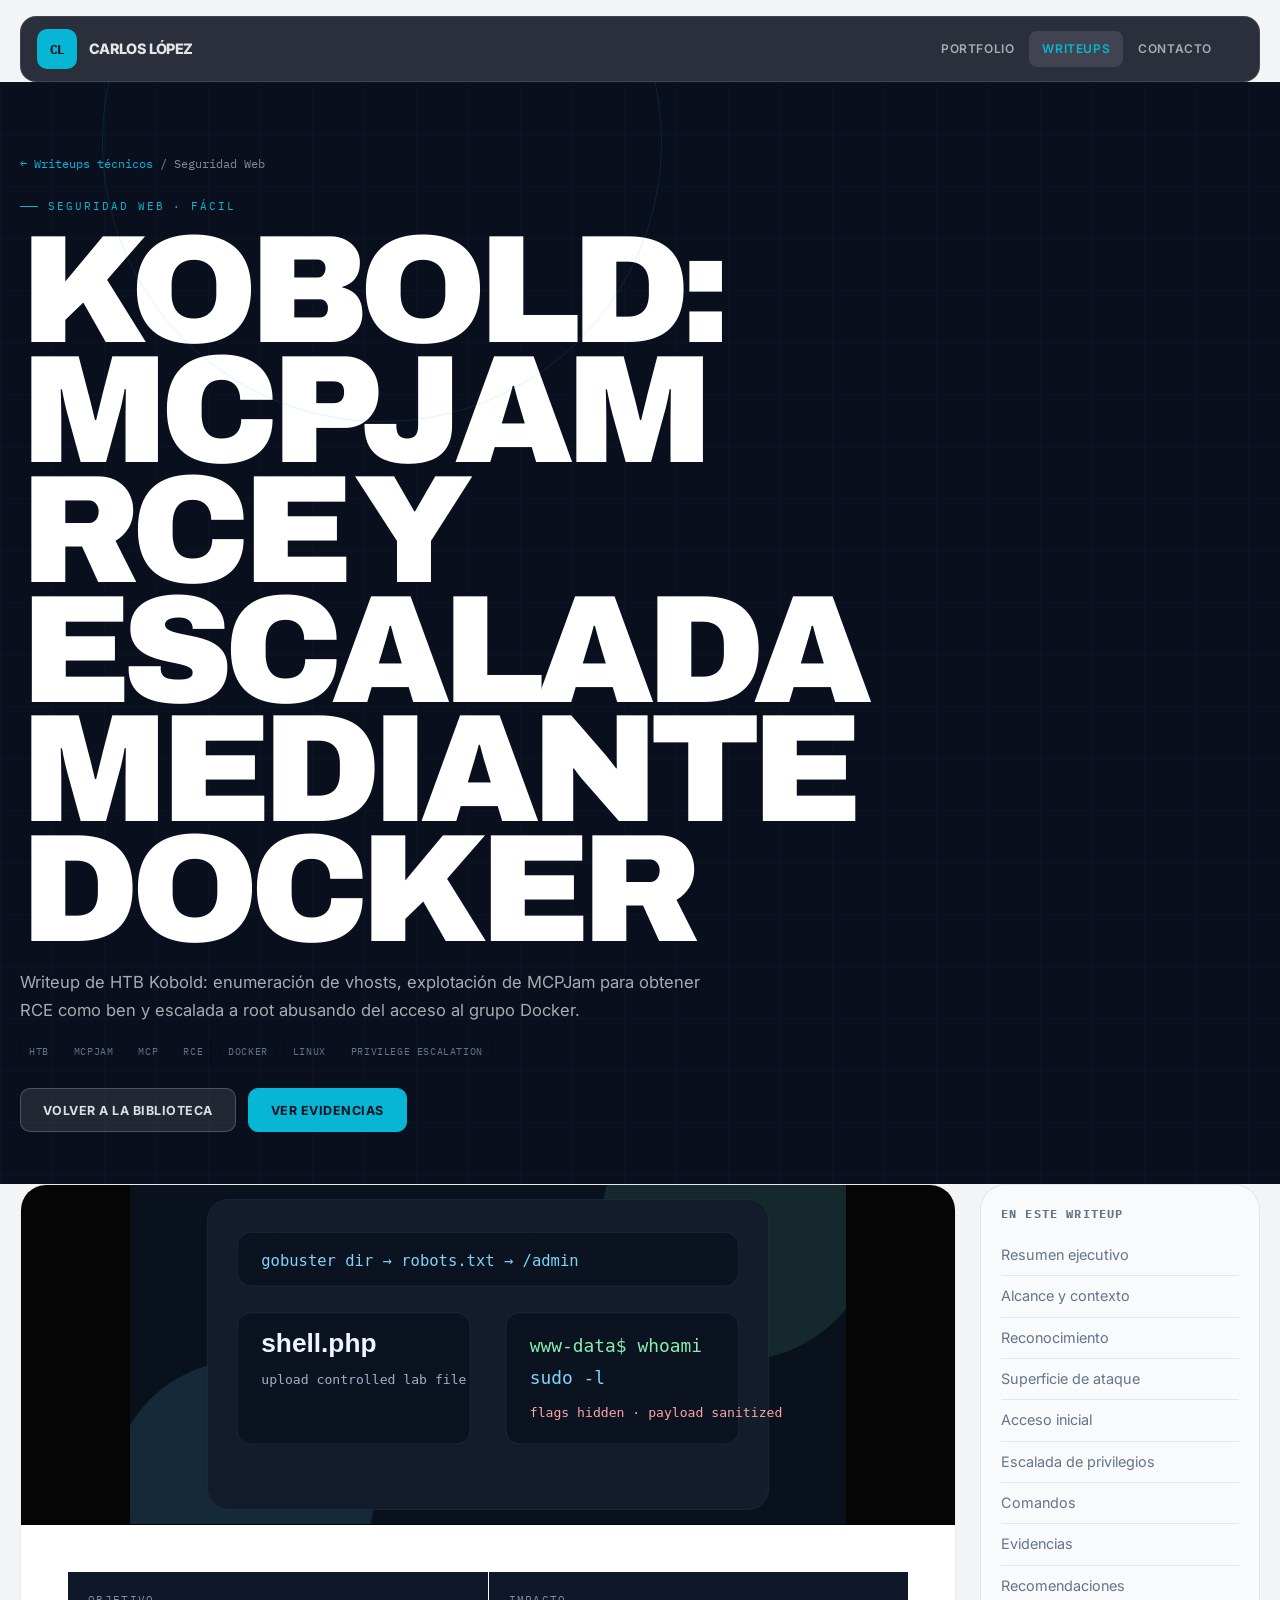
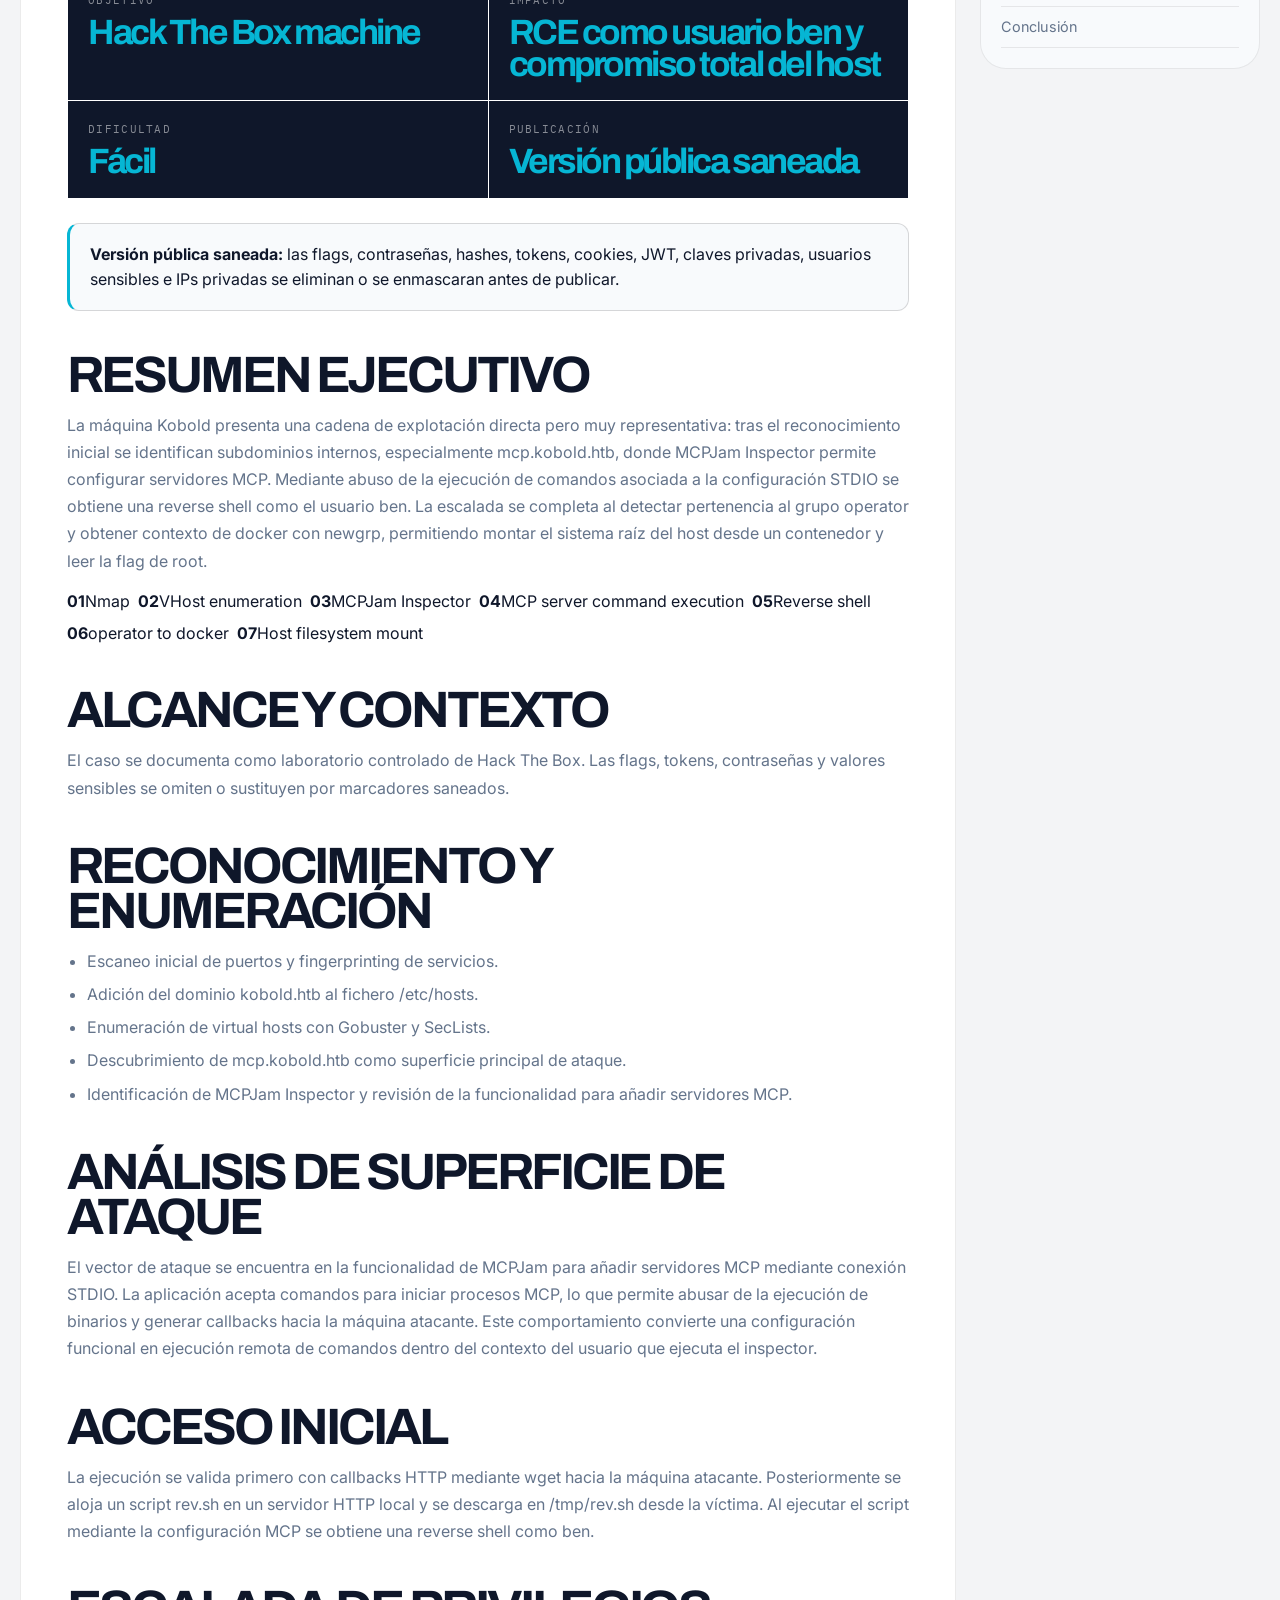
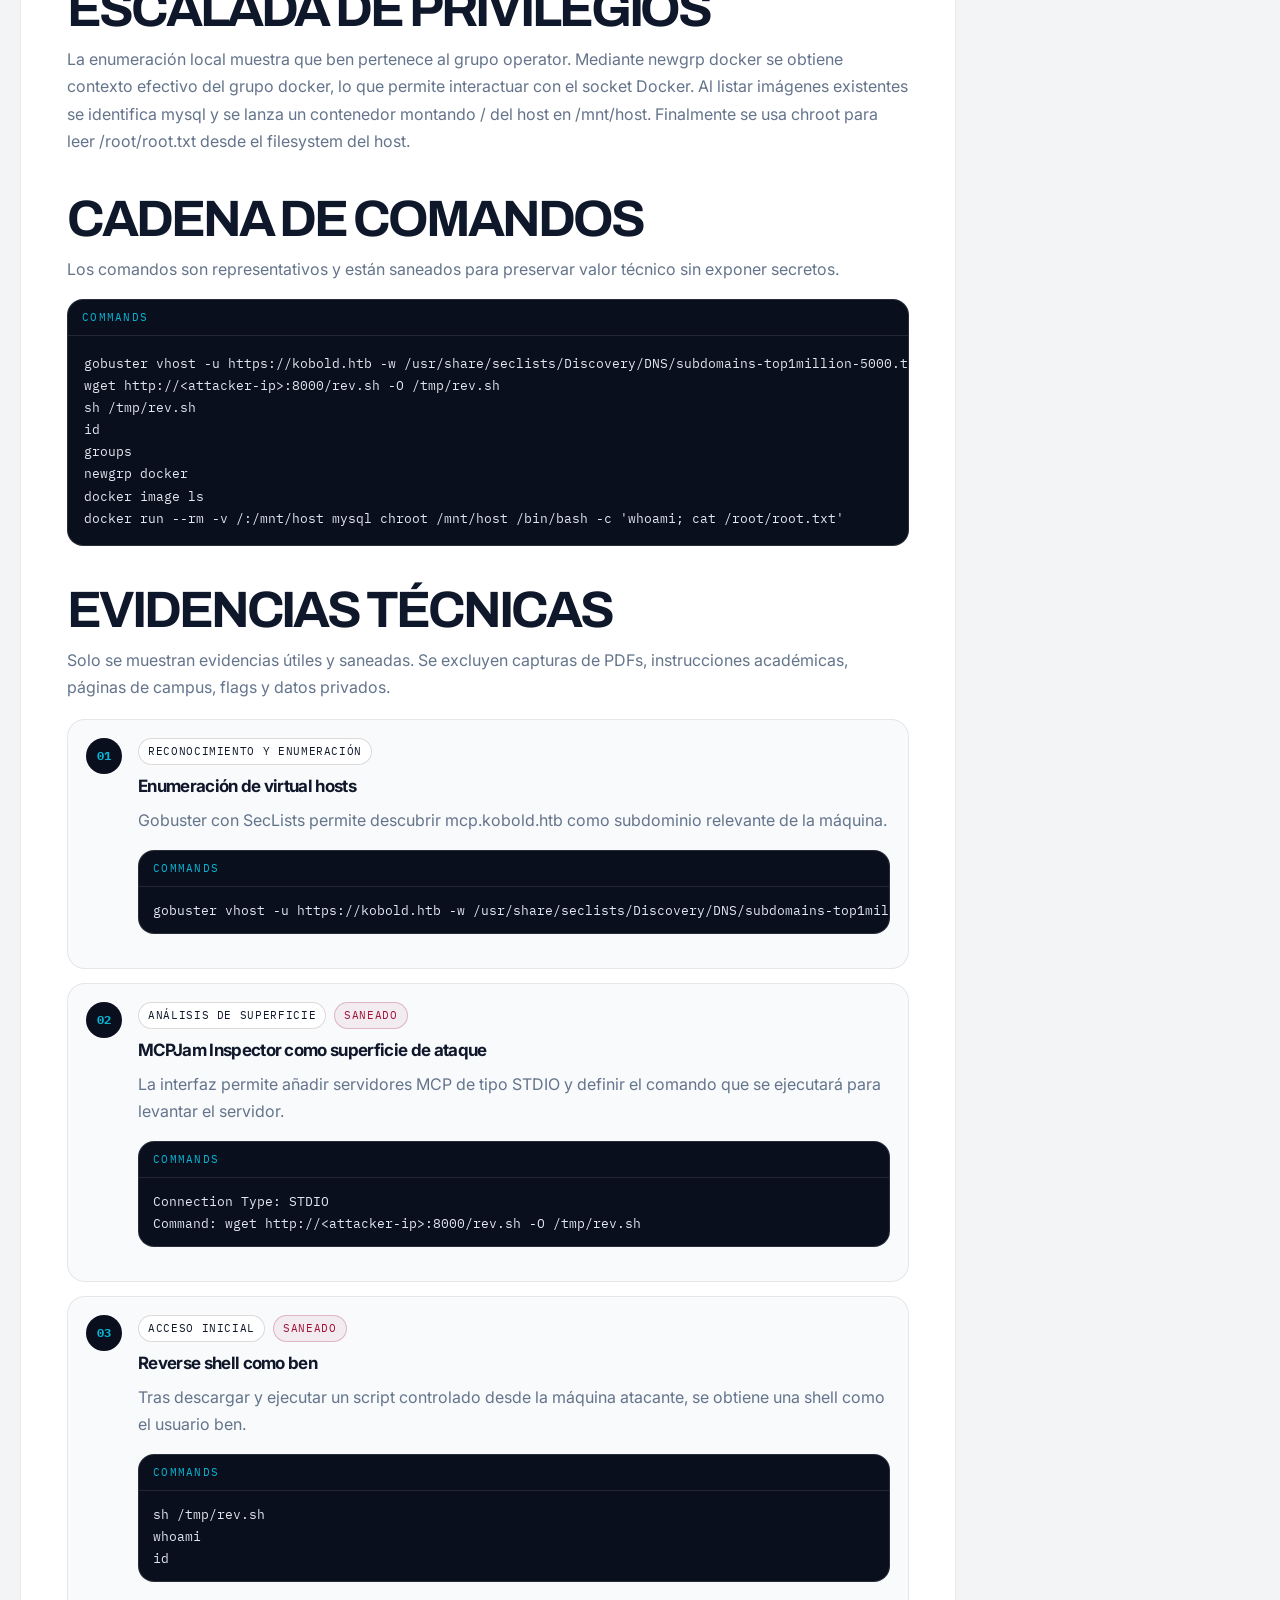
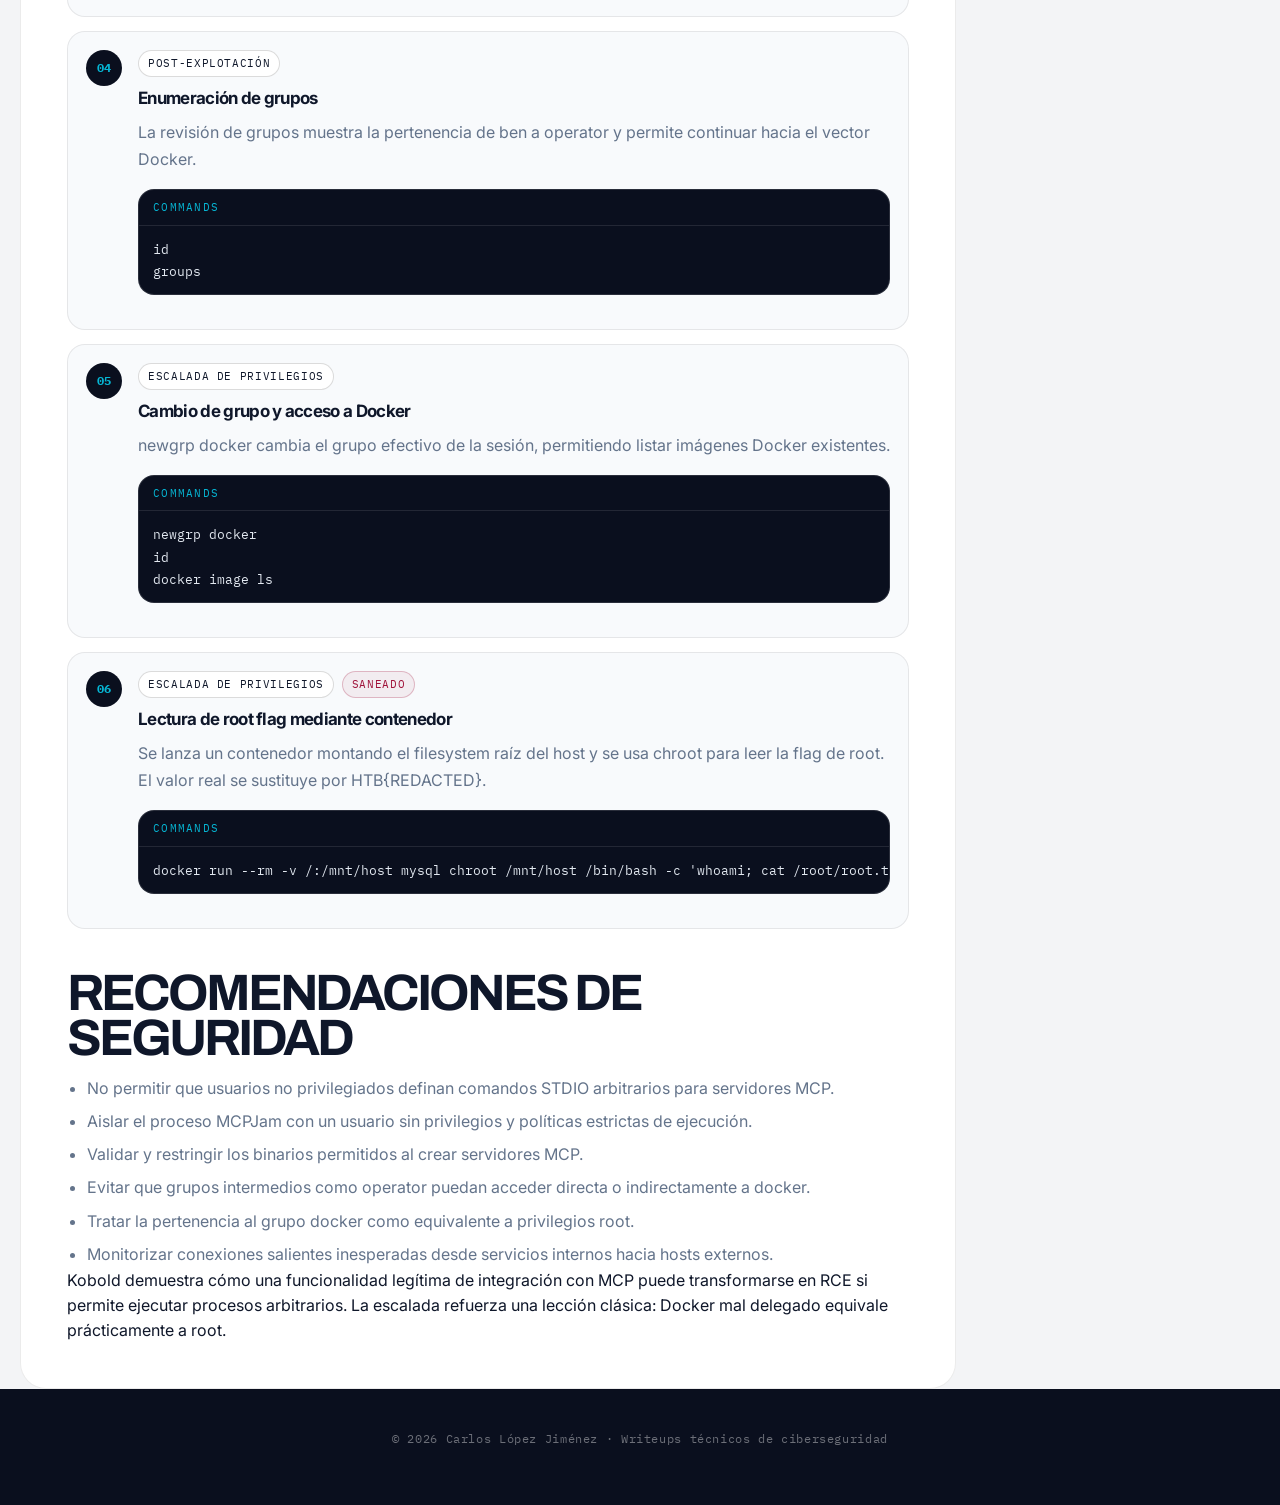
<file: writeup.html>
<!DOCTYPE html>
<html lang="es">
<head>
  <meta charset="UTF-8" />
  <meta name="viewport" content="width=device-width, initial-scale=1.0" />
  <title>Writeup técnico | Carlos López Jiménez</title>
  <meta name="description" content="Writeup técnico web-first con metodología ofensiva, evidencias saneadas, recomendaciones y lectura profesional para reclutadores." />
  <meta property="og:title" content="Writeup técnico | Carlos López Jiménez" />
  <meta property="og:description" content="Writeup ofensivo profesional con cadena de ataque, evidencias y mitigaciones." />
  <meta property="og:type" content="article" />
  <link rel="preconnect" href="https://fonts.googleapis.com" />
  <link rel="preconnect" href="https://fonts.gstatic.com" crossorigin />
  <link href="https://fonts.googleapis.com/css2?family=Archivo:wght@700;800;900&family=Inter:wght@400;500;600;700;800;900&family=IBM+Plex+Mono:wght@400;500;600&display=swap" rel="stylesheet" />
  <link rel="stylesheet" href="assets/writeups/writeups.css" />
</head>
<body class="detail-page">
  <nav class="nav" aria-label="Navegación principal">
    <a class="brand" href="index.html" aria-label="Volver al portfolio">
      <span class="brand-mark">CL</span>
      <span class="brand-text">Carlos López</span>
    </a>
    <button class="nav-toggle" type="button" aria-label="Abrir menú" aria-expanded="false" aria-controls="primaryNav">
      <span></span>
      <span></span>
    </button>
    <div class="nav-links" id="primaryNav">
      <a href="index.html">Portfolio</a>
      <a class="active" href="writeups.html">Writeups</a>
      <a href="index.html#contact">Contacto</a>
    </div>
  </nav>

  <header class="detail-hero">
    <div class="container">
      <div class="breadcrumb"><a href="writeups.html">← Writeups técnicos</a> / <span id="breadcrumbCategory">Cargando</span></div>
      <div class="eyebrow" id="detailEyebrow">Writeup técnico</div>
      <h1 id="detailTitle">Cargando writeup...</h1>
      <p class="lead" id="detailSummary"></p>
      <div class="tag-strip" id="detailTags"></div>
      <div class="hero-actions">
        <a class="btn btn-secondary" href="writeups.html">Volver a la biblioteca</a>
        <a class="btn btn-primary" href="#technical-evidence">Ver evidencias</a>
      </div>
    </div>
  </header>

  <main class="container detail-grid">
    <article class="article">
      <div class="article-cover article-cover-soft">
        <img id="detailCover" alt="Visual del writeup" src="assets/imgs/cover-linux.svg" loading="lazy" />
      </div>

      <div class="article-content">
        <section class="mini-metrics" aria-label="Resumen técnico">
          <div class="mini"><span>Objetivo</span><strong id="metricTarget">No documentado</strong></div>
          <div class="mini"><span>Impacto</span><strong id="metricImpact">No documentado</strong></div>
          <div class="mini"><span>Dificultad</span><strong id="metricDifficulty">No documentado</strong></div>
          <div class="mini"><span>Publicación</span><strong id="metricVisibility">Versión pública saneada</strong></div>
        </section>

        <div class="callout">
          <strong>Versión pública saneada:</strong> las flags, contraseñas, hashes, tokens, cookies, JWT, claves privadas, usuarios sensibles e IPs privadas se eliminan o se enmascaran antes de publicar.
        </div>

        <section id="executive-summary" class="writeup-section"><h2>Resumen ejecutivo</h2><p id="executiveSummary"></p><div class="kill-chain" id="killChain"></div></section>
        <section id="scope-context" class="writeup-section"><h2>Alcance y contexto</h2><p id="scopeContext"></p></section>
        <section id="reconnaissance-enumeration" class="writeup-section"><h2>Reconocimiento y enumeración</h2><ul id="reconnaissanceEnumeration"></ul></section>
        <section id="attack-surface-analysis" class="writeup-section"><h2>Análisis de superficie de ataque</h2><p id="attackSurfaceAnalysis"></p></section>
        <section id="initial-access" class="writeup-section"><h2>Acceso inicial</h2><p id="initialAccess"></p></section>
        <section id="privilege-escalation" class="writeup-section"><h2>Escalada de privilegios</h2><p id="privilegeEscalation"></p></section>
        <section id="commands" class="writeup-section"><h2>Cadena de comandos</h2><p>Los comandos son representativos y están saneados para preservar valor técnico sin exponer secretos.</p><div class="code"><pre id="commandChain"></pre></div></section>
        <section id="technical-evidence" class="writeup-section"><h2>Evidencias técnicas</h2><p>Solo se muestran evidencias útiles y saneadas. Se excluyen capturas de PDFs, instrucciones académicas, páginas de campus, flags y datos privados.</p><div class="evidence-steps" id="evidenceSteps"></div></section>
        <section id="security-recommendations" class="writeup-section"><h2>Recomendaciones de seguridad</h2><ul id="securityRecommendations"></ul></section>
        <section id="conclusion" class="writeup-section"><h2>Conclusión</h2><p id="conclusion"></p></section>
      </div>
    </article>

    <aside class="toc" aria-label="Índice del writeup">
      <h3>En este writeup</h3>
      <a href="#executive-summary">Resumen ejecutivo</a>
      <a href="#scope-context">Alcance y contexto</a>
      <a href="#reconnaissance-enumeration">Reconocimiento</a>
      <a href="#attack-surface-analysis">Superficie de ataque</a>
      <a href="#initial-access">Acceso inicial</a>
      <a href="#privilege-escalation">Escalada de privilegios</a>
      <a href="#commands">Comandos</a>
      <a href="#technical-evidence">Evidencias</a>
      <a href="#security-recommendations">Recomendaciones</a>
      <a href="#conclusion">Conclusión</a>
    </aside>
  </main>

  <footer class="page-footer">© <span id="footerYear"></span> Carlos López Jiménez · Writeups técnicos de ciberseguridad</footer>
  <script>(function(){ const y=document.getElementById('footerYear'); if(y) y.textContent=new Date().getFullYear(); })();</script>
  <script src="assets/writeups/writeups-data.js"></script>
  <script src="assets/writeups/writeups-extra.js"></script>
  <script src="assets/writeups/writeups-labs.js"></script>
  <script src="assets/writeups/writeups-kobold.js"></script>
  <script src="assets/writeups/writeups-runtime-cleanup.js"></script>
  <script src="assets/writeups/writeups-evidence-map.js"></script>
  <script src="assets/writeups/writeup-detail.js"></script>
</body>
</html>
</file>
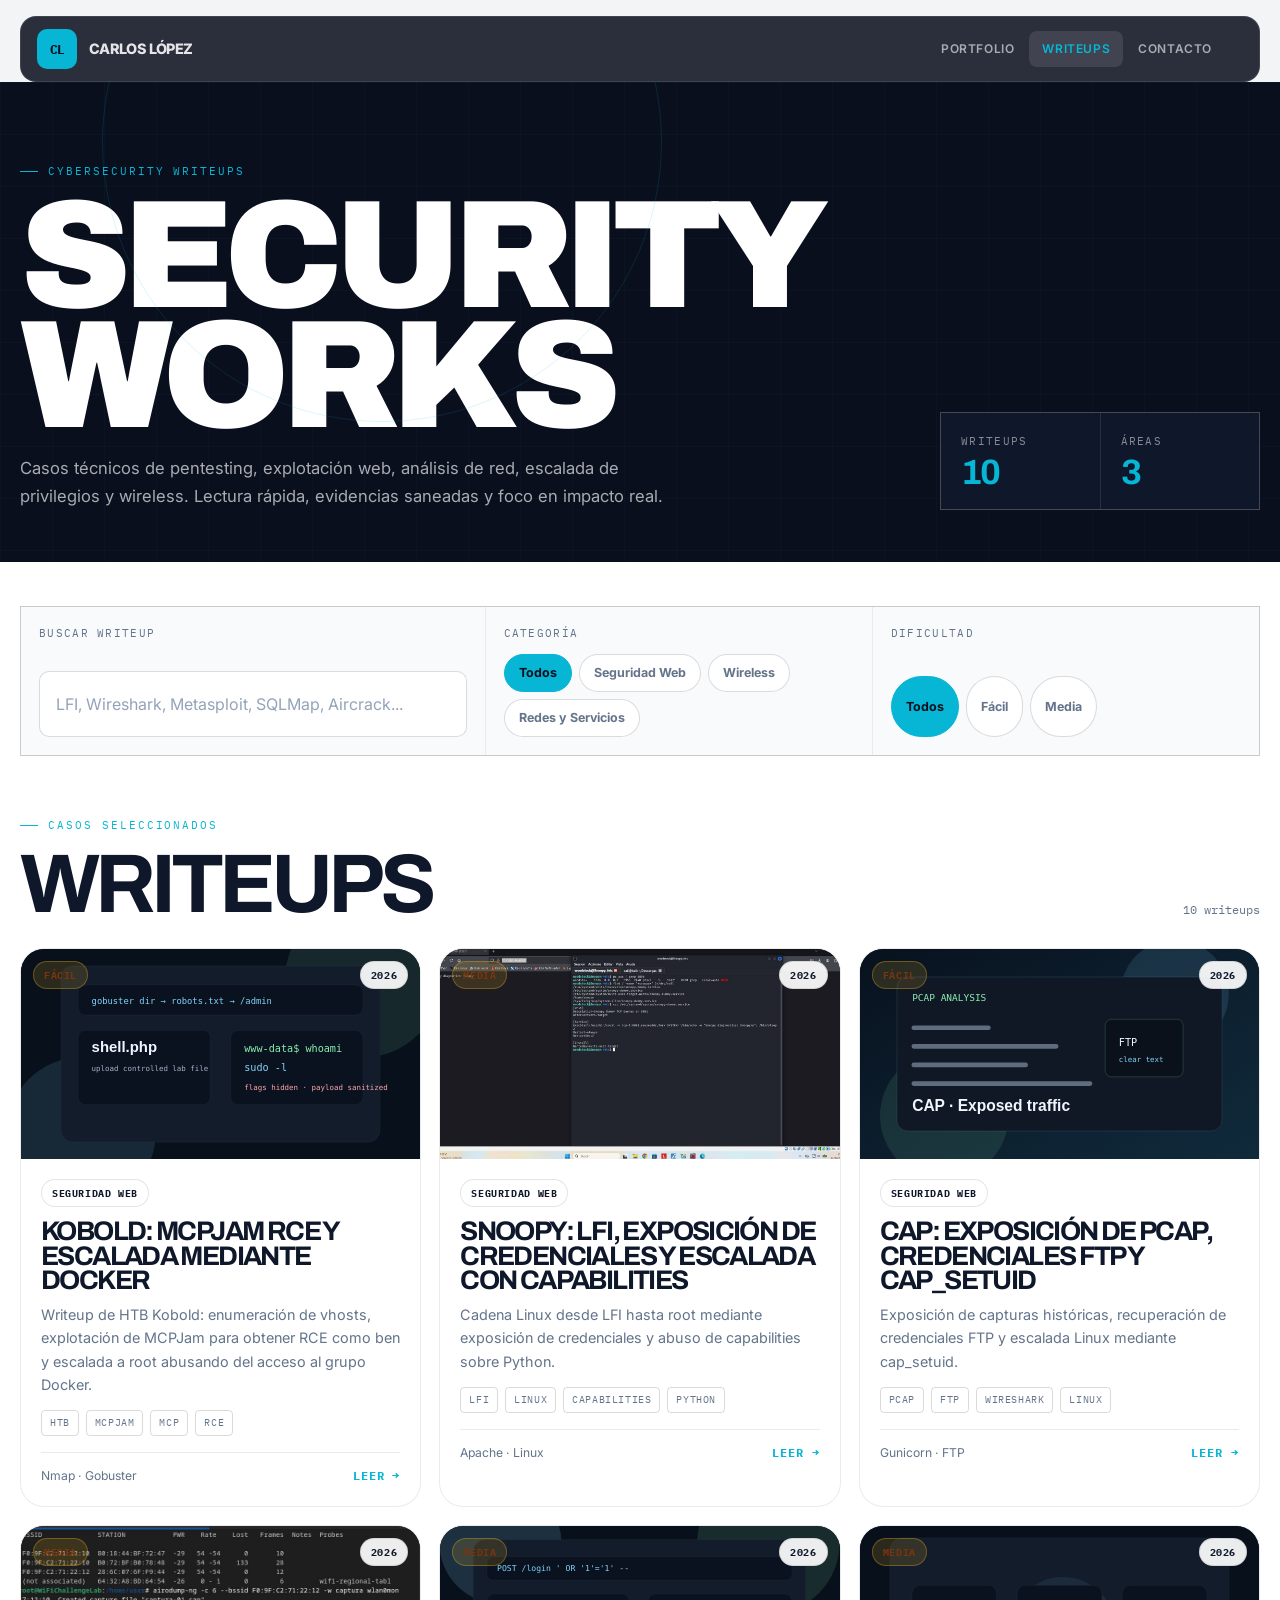
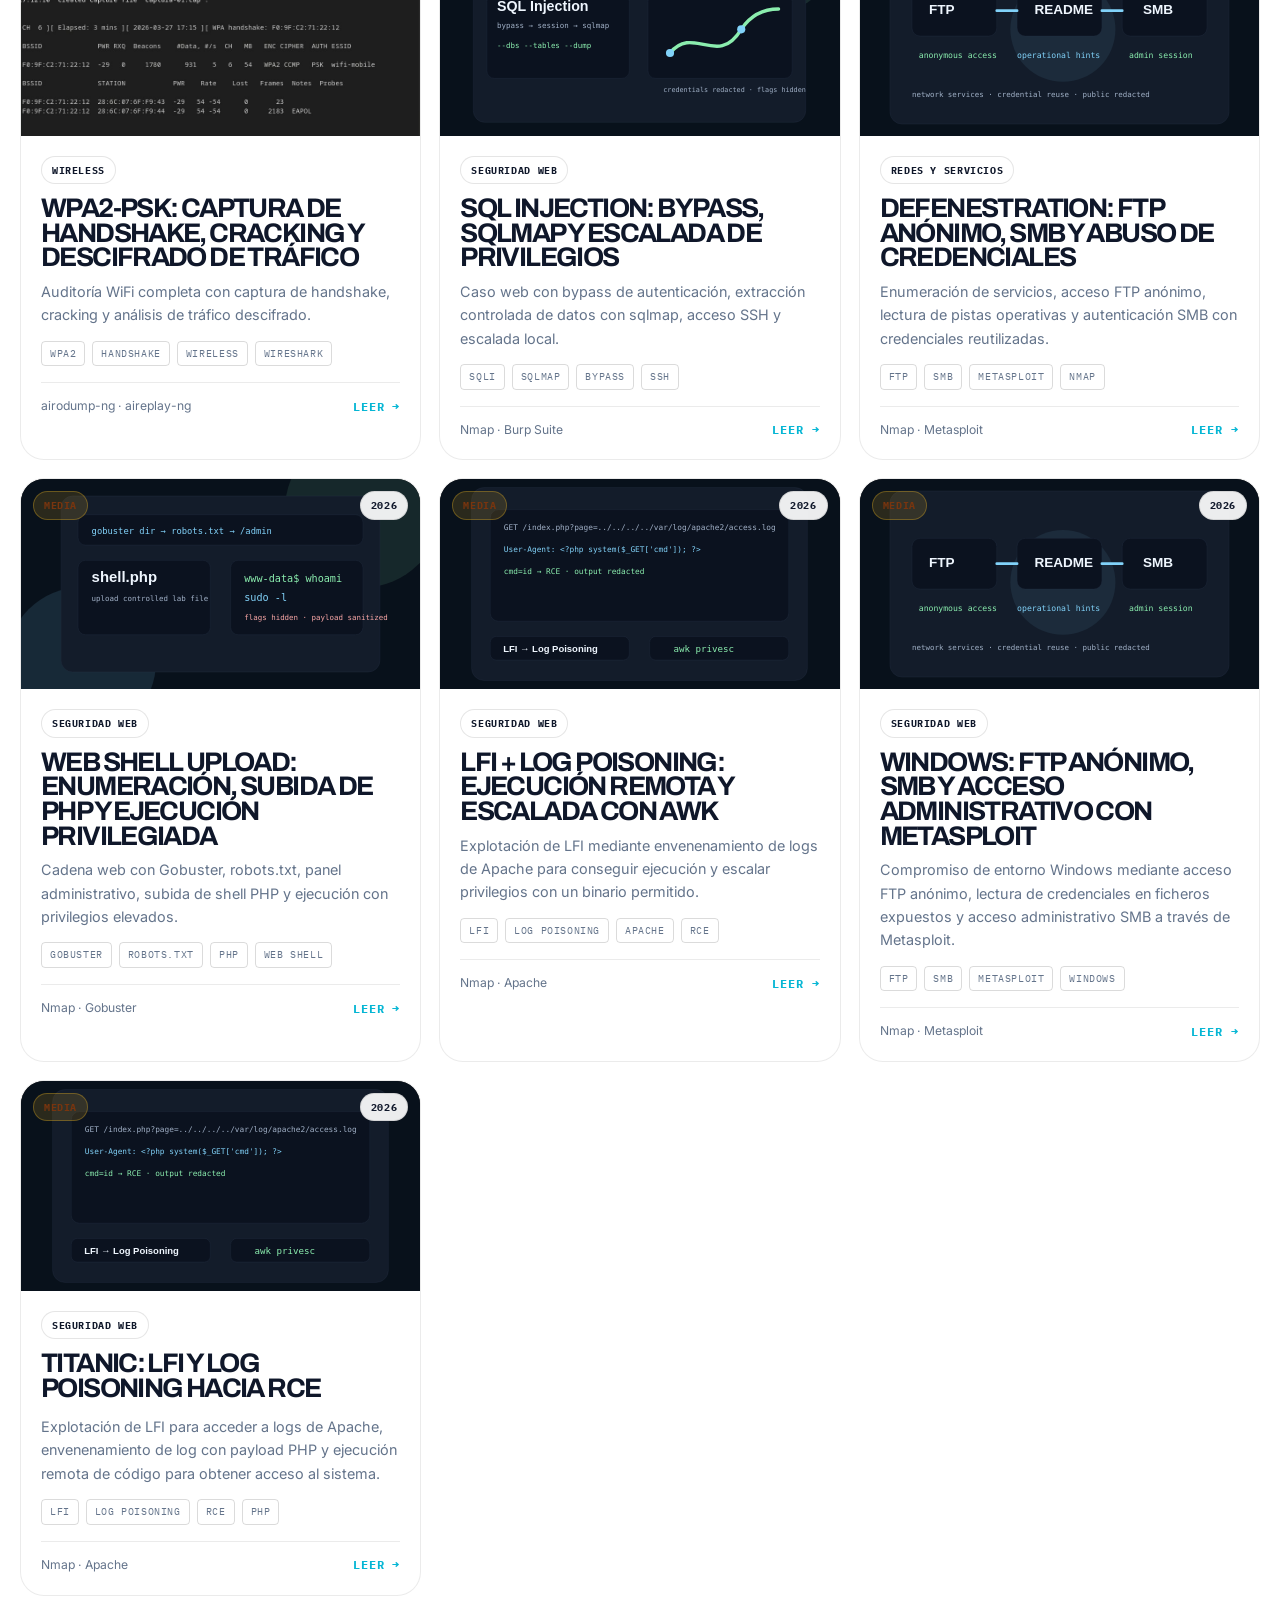
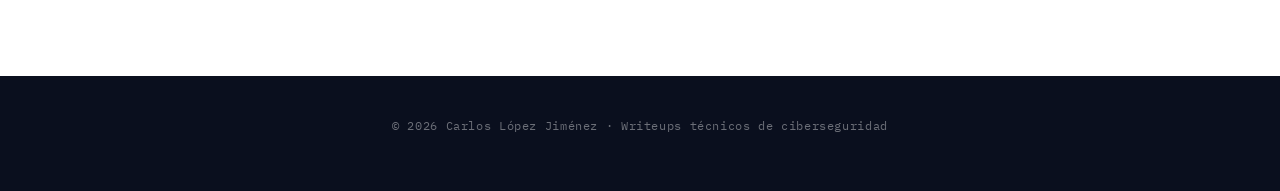
<file: writeups.html>
<!DOCTYPE html>
<html lang="es">
<head>
  <meta charset="UTF-8" />
  <meta name="viewport" content="width=device-width, initial-scale=1.0" />
  <title>Writeups | Carlos López Jiménez</title>
  <meta name="description" content="Biblioteca de writeups de ciberseguridad: pentesting, explotación web, análisis de red, escalada de privilegios y wireless. Evidencias saneadas, metodología clara." />
  <meta property="og:title" content="Writeups | Carlos López Jiménez" />
  <meta property="og:description" content="Casos técnicos de pentesting y ciberseguridad ofensiva con evidencias, kill chains y recomendaciones." />
  <meta property="og:type" content="website" />
  <link rel="preconnect" href="https://fonts.googleapis.com" />
  <link rel="preconnect" href="https://fonts.gstatic.com" crossorigin />
  <link href="https://fonts.googleapis.com/css2?family=Archivo:wght@700;800;900&family=Inter:wght@400;500;600;700;800&family=IBM+Plex+Mono:wght@400;500;600&display=swap" rel="stylesheet" />
  <link rel="stylesheet" href="assets/writeups/writeups.css" />
</head>
<body>
  <nav class="nav" aria-label="Navegación principal">
    <a class="brand" href="index.html" aria-label="Volver al portfolio">
      <span class="brand-mark">CL</span>
      <span class="brand-text">Carlos López</span>
    </a>
    <button class="nav-toggle" type="button" aria-label="Abrir menú" aria-expanded="false" aria-controls="primaryNav">
      <span></span>
      <span></span>
    </button>
    <div class="nav-links" id="primaryNav">
      <a href="index.html">Portfolio</a>
      <a class="active" href="writeups.html">Writeups</a>
      <a href="index.html#contact">Contacto</a>
    </div>
  </nav>

  <header class="hero library-hero">
    <div class="container library-header">
      <div>
        <p class="eyebrow">Cybersecurity writeups</p>
        <h1>SECURITY<br>WORKS</h1>
        <p class="lead">
          Casos técnicos de pentesting, explotación web, análisis de red, escalada de privilegios y wireless.
          Lectura rápida, evidencias saneadas y foco en impacto real.
        </p>
      </div>
      <div class="library-stats" aria-label="Métricas de la biblioteca">
        <div class="mini">
          <span>Writeups</span>
          <strong id="metricWriteups">0</strong>
        </div>
        <div class="mini">
          <span>Áreas</span>
          <strong id="metricDomains">0</strong>
        </div>
      </div>
    </div>
  </header>

  <main class="section">
    <div class="container">

      <section class="toolbar-simple" aria-label="Filtros de writeups">
        <div class="toolbar-field toolbar-field-wide">
          <label class="toolbar-label" for="searchInput">Buscar writeup</label>
          <input
            id="searchInput"
            class="search"
            type="search"
            placeholder="LFI, Wireshark, Metasploit, SQLMap, Aircrack..."
            autocomplete="off"
          />
        </div>
        <div class="toolbar-field">
          <span class="toolbar-label">Categoría</span>
          <div class="filters" id="filterChips"></div>
        </div>
        <div class="toolbar-field">
          <span class="toolbar-label">Dificultad</span>
          <div class="filters" id="difficultyChips"></div>
        </div>
      </section>

      <div class="results-head">
        <div>
          <p class="eyebrow">Casos seleccionados</p>
          <h2 class="section-title">WRITEUPS</h2>
        </div>
        <div class="results-count" id="resultsCount">0 writeups</div>
      </div>

      <div class="grid library-grid" id="writeupsGrid"></div>
      <div id="emptyState" class="empty">No hay resultados para la búsqueda o filtros seleccionados.</div>

    </div>
  </main>

  <footer class="page-footer">
    © <span id="footerYear"></span> Carlos López Jiménez · Writeups técnicos de ciberseguridad
  </footer>

  <script src="assets/writeups/writeups-data.js"></script>
  <script src="assets/writeups/writeups-extra.js"></script>
  <script src="assets/writeups/writeups-labs.js"></script>
  <script src="assets/writeups/writeups-kobold.js"></script>
  <script src="assets/writeups/writeups-runtime-cleanup.js"></script>
  <script src="assets/writeups/writeups.js"></script>
  <script>
    (function () {
      const y = document.getElementById("footerYear");
      if (y) y.textContent = new Date().getFullYear();
    })();
  </script>
</body>
</html>
</file>
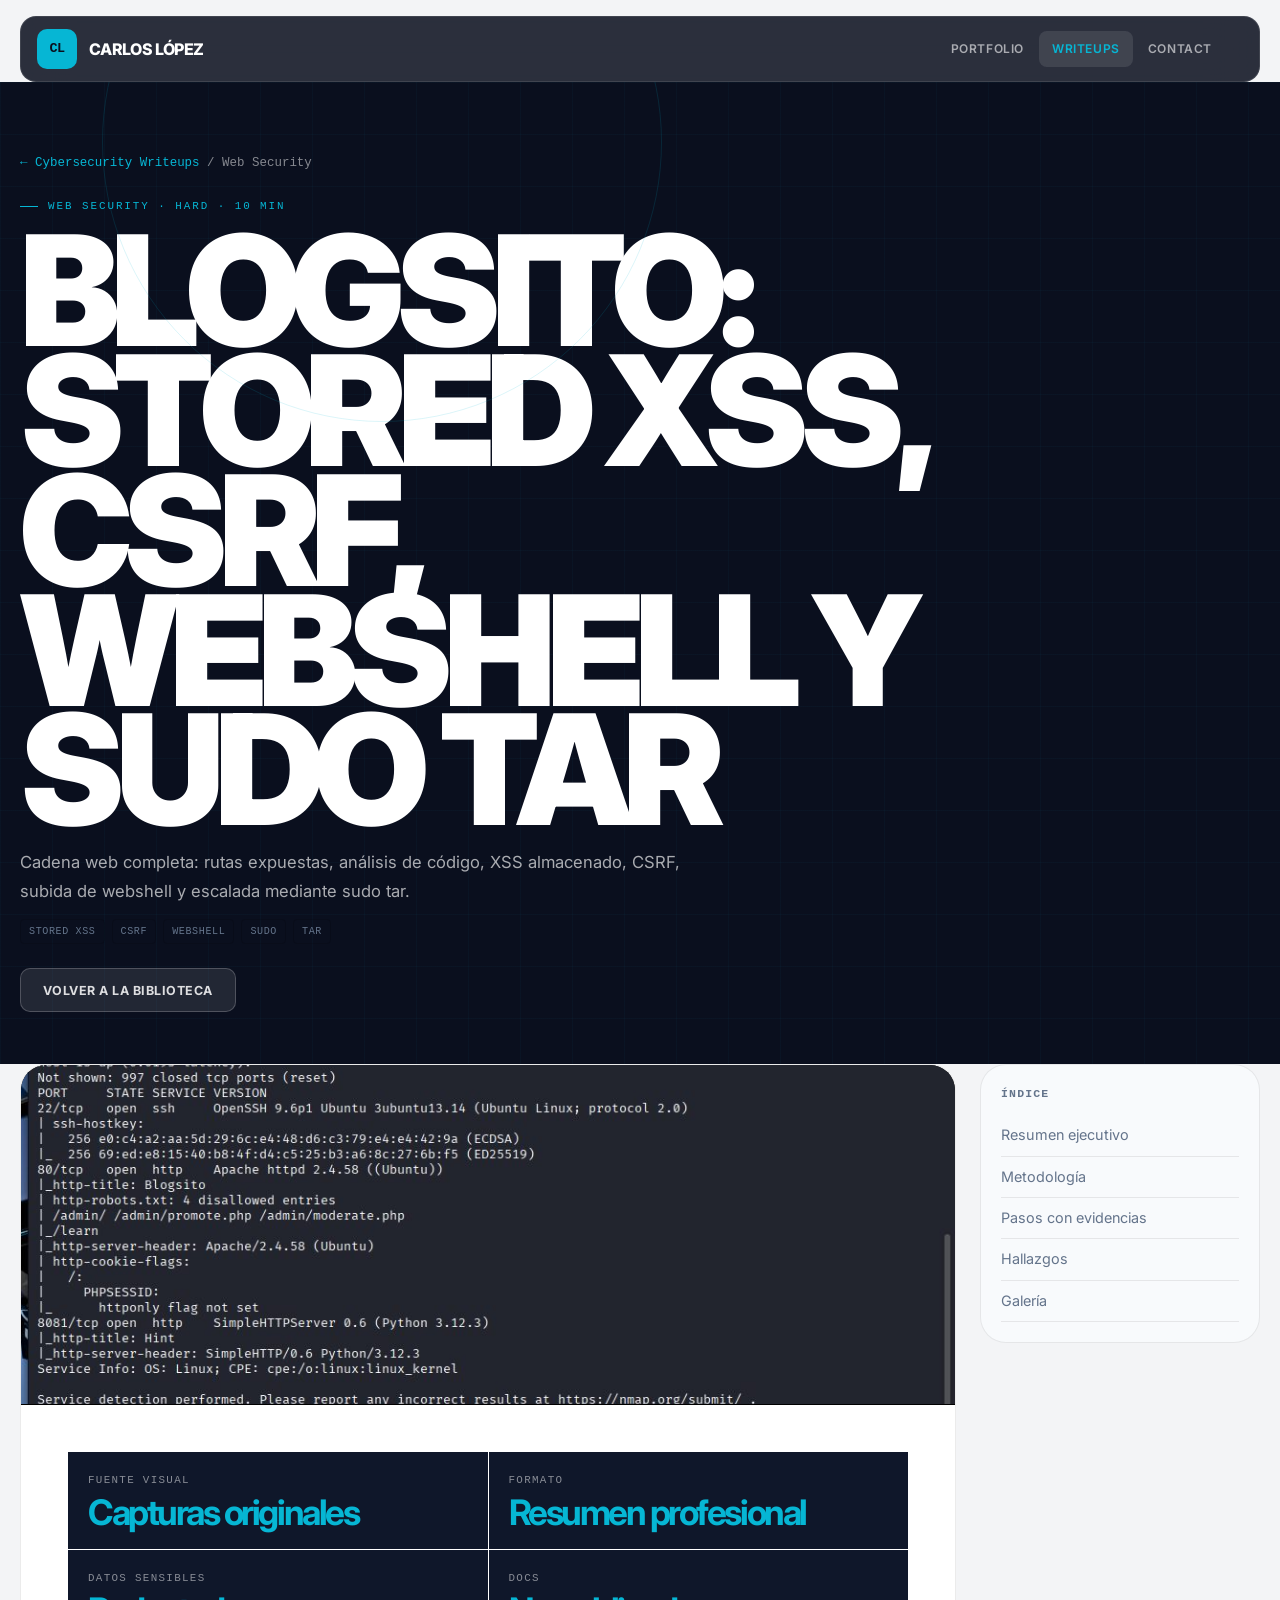
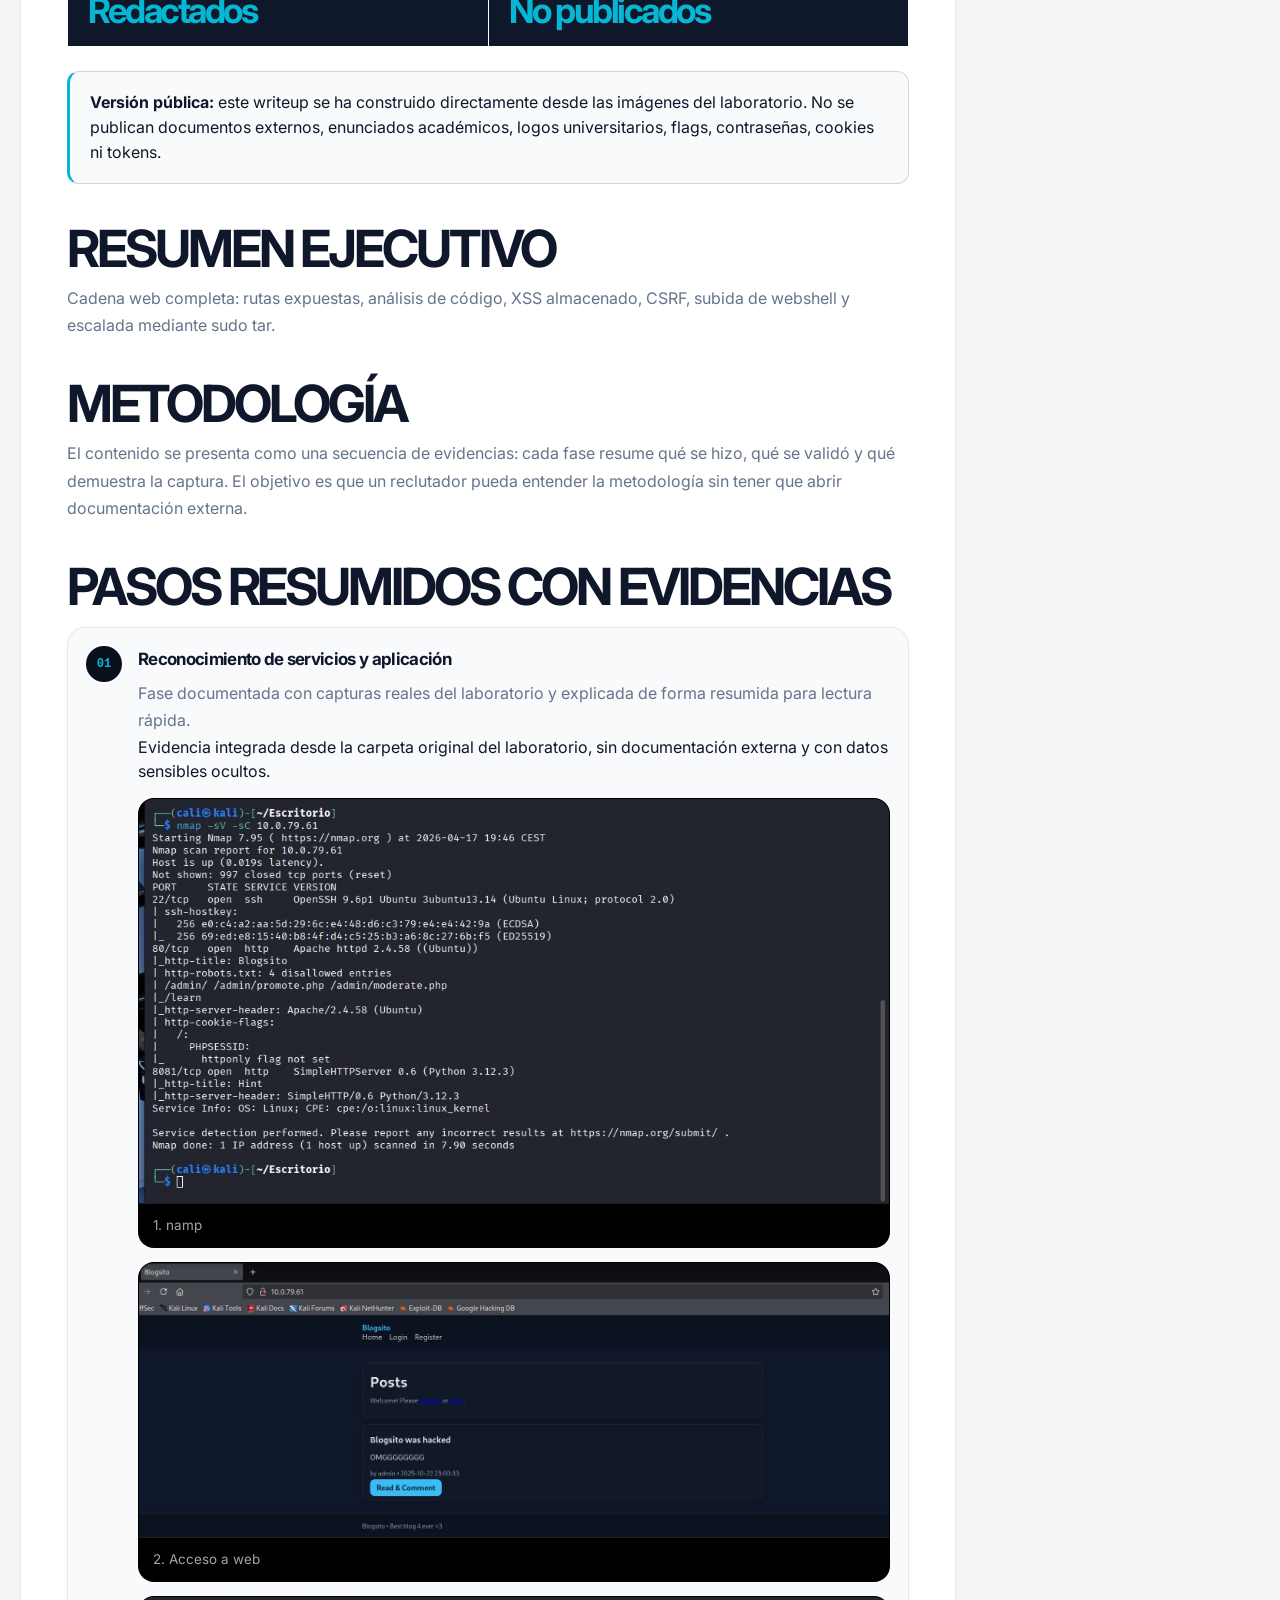
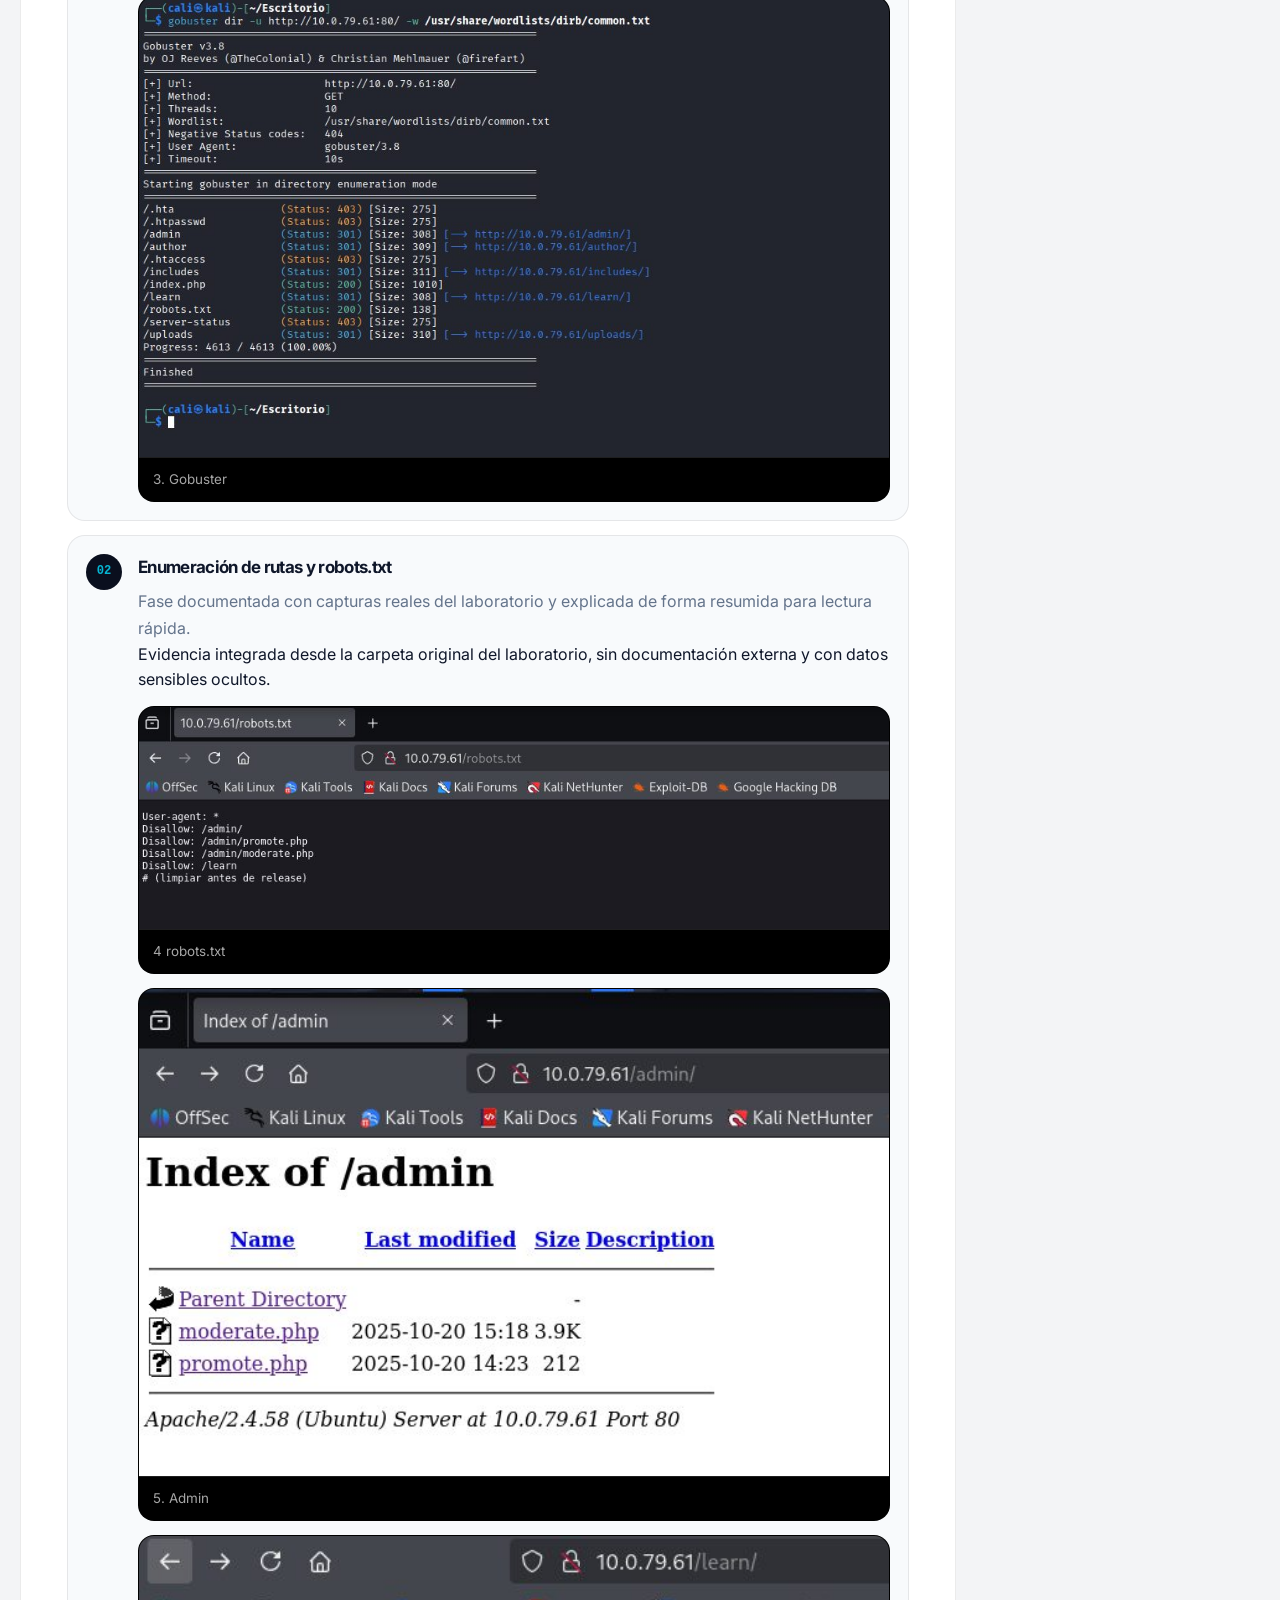
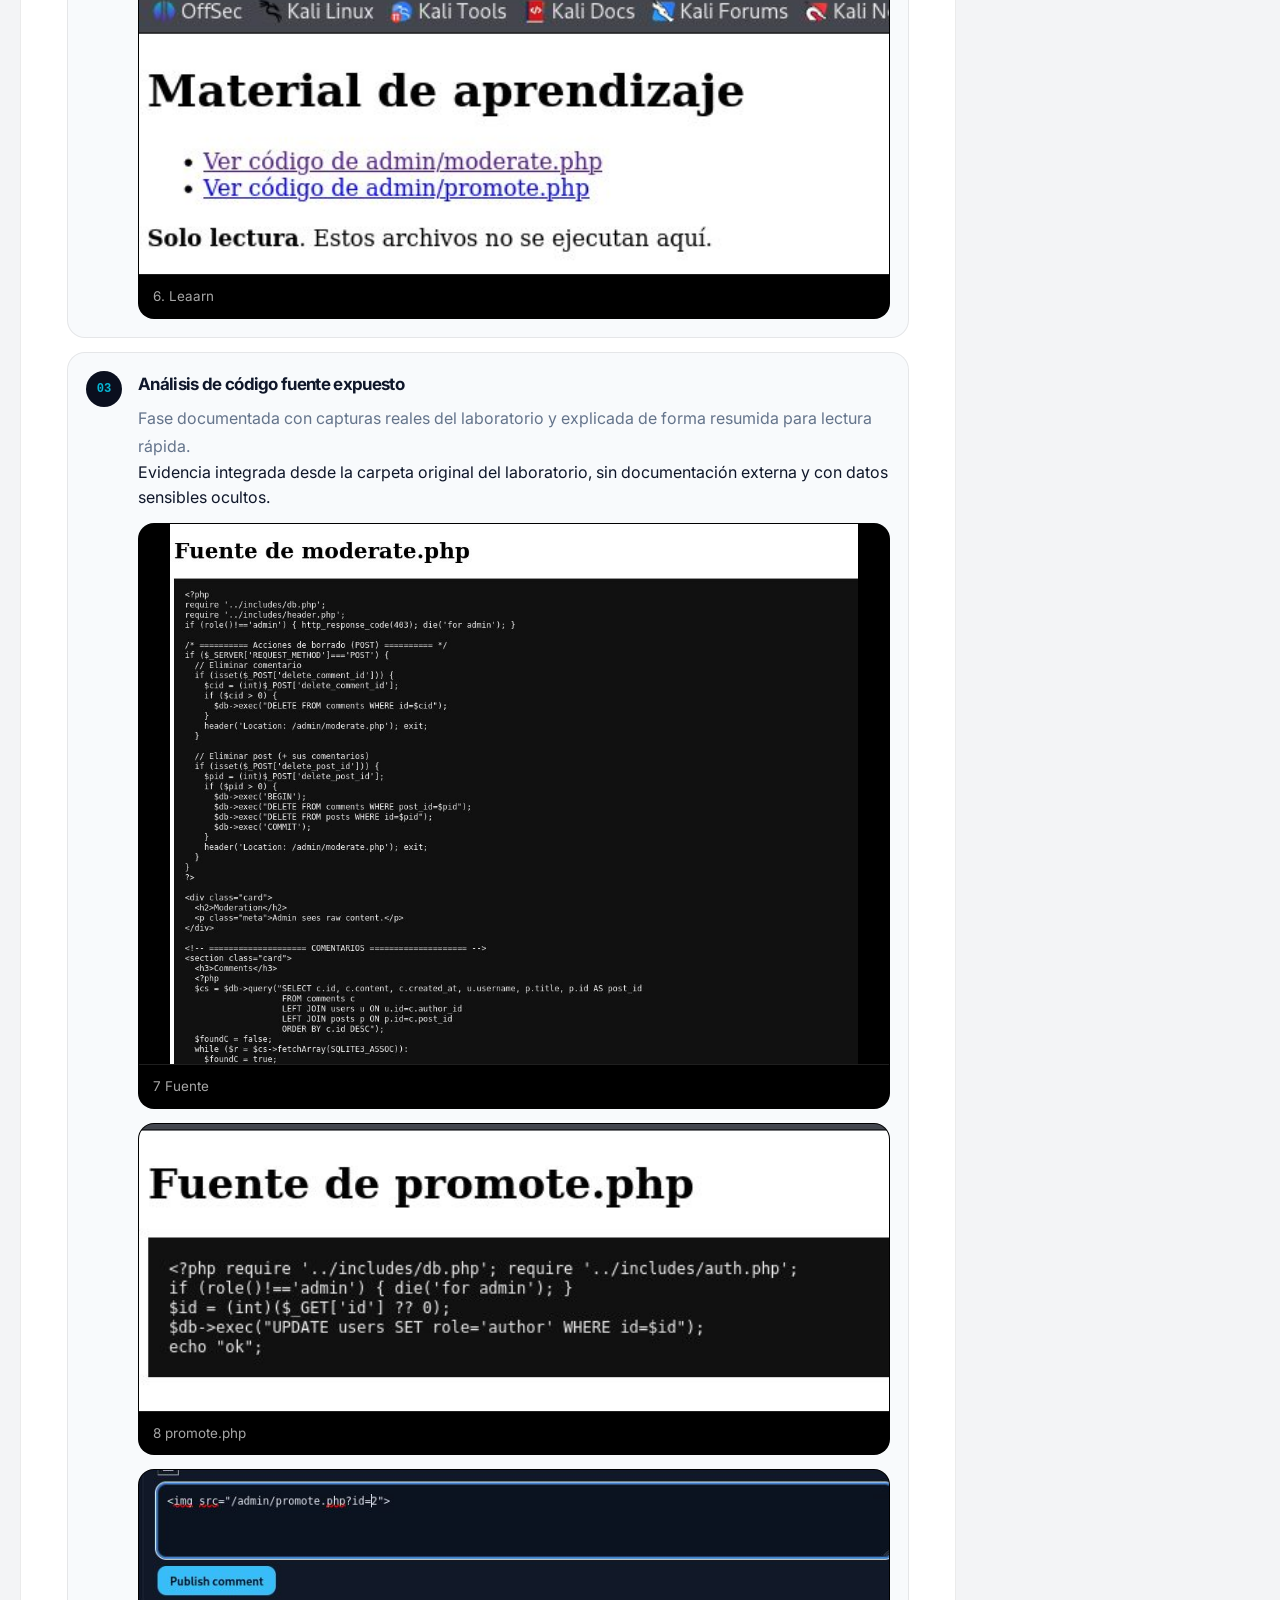
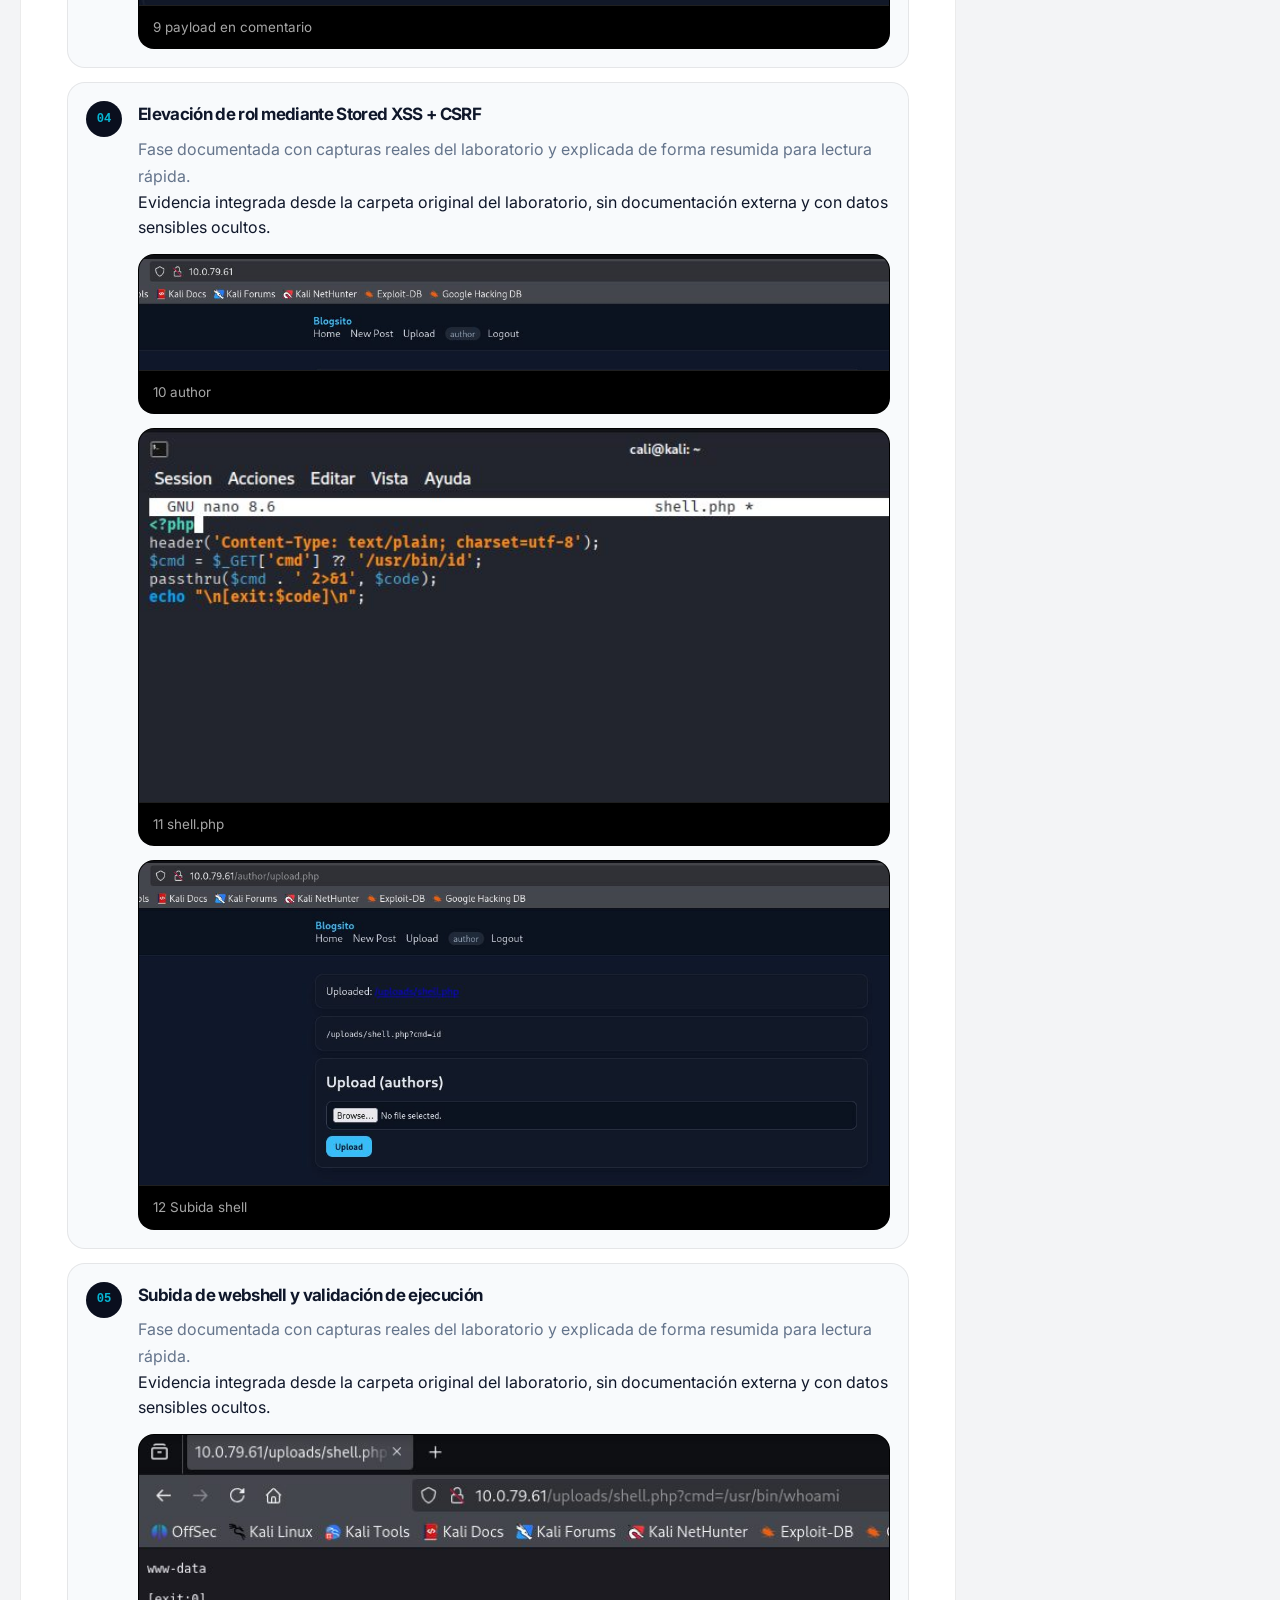
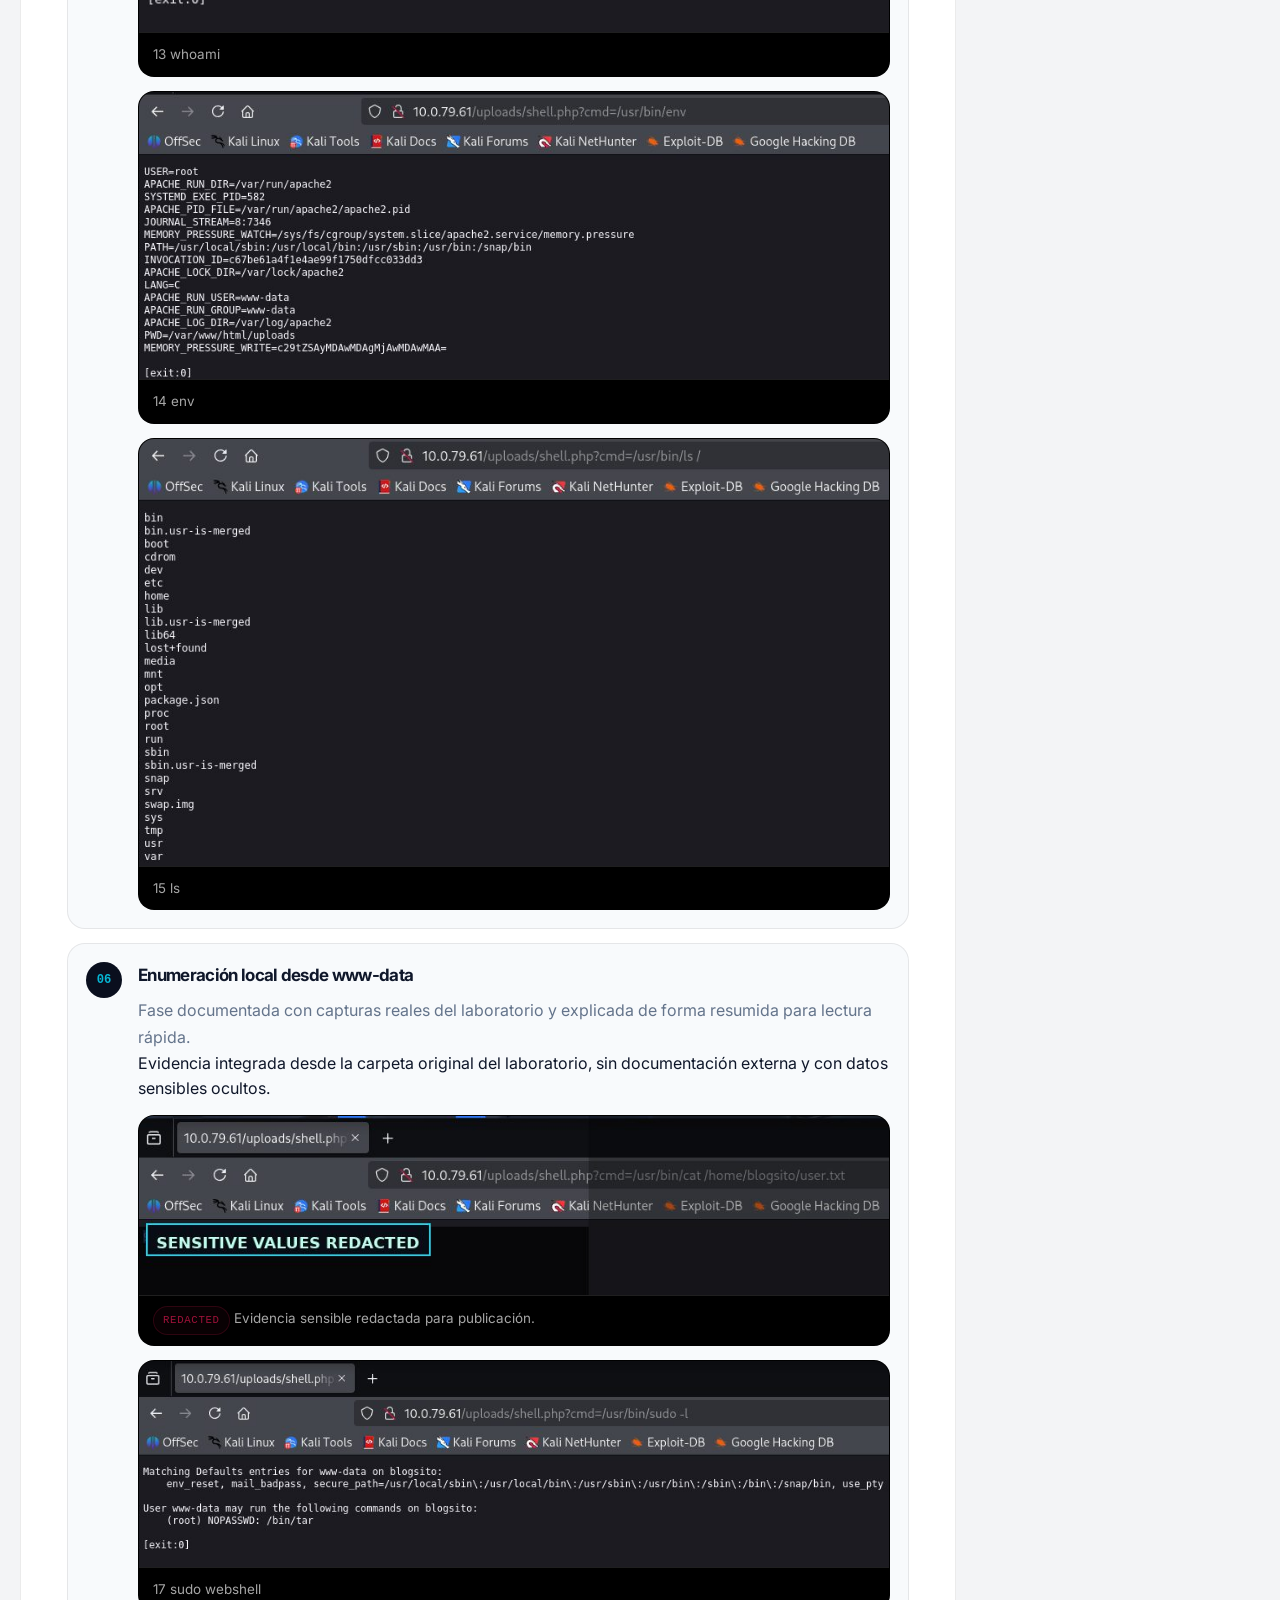
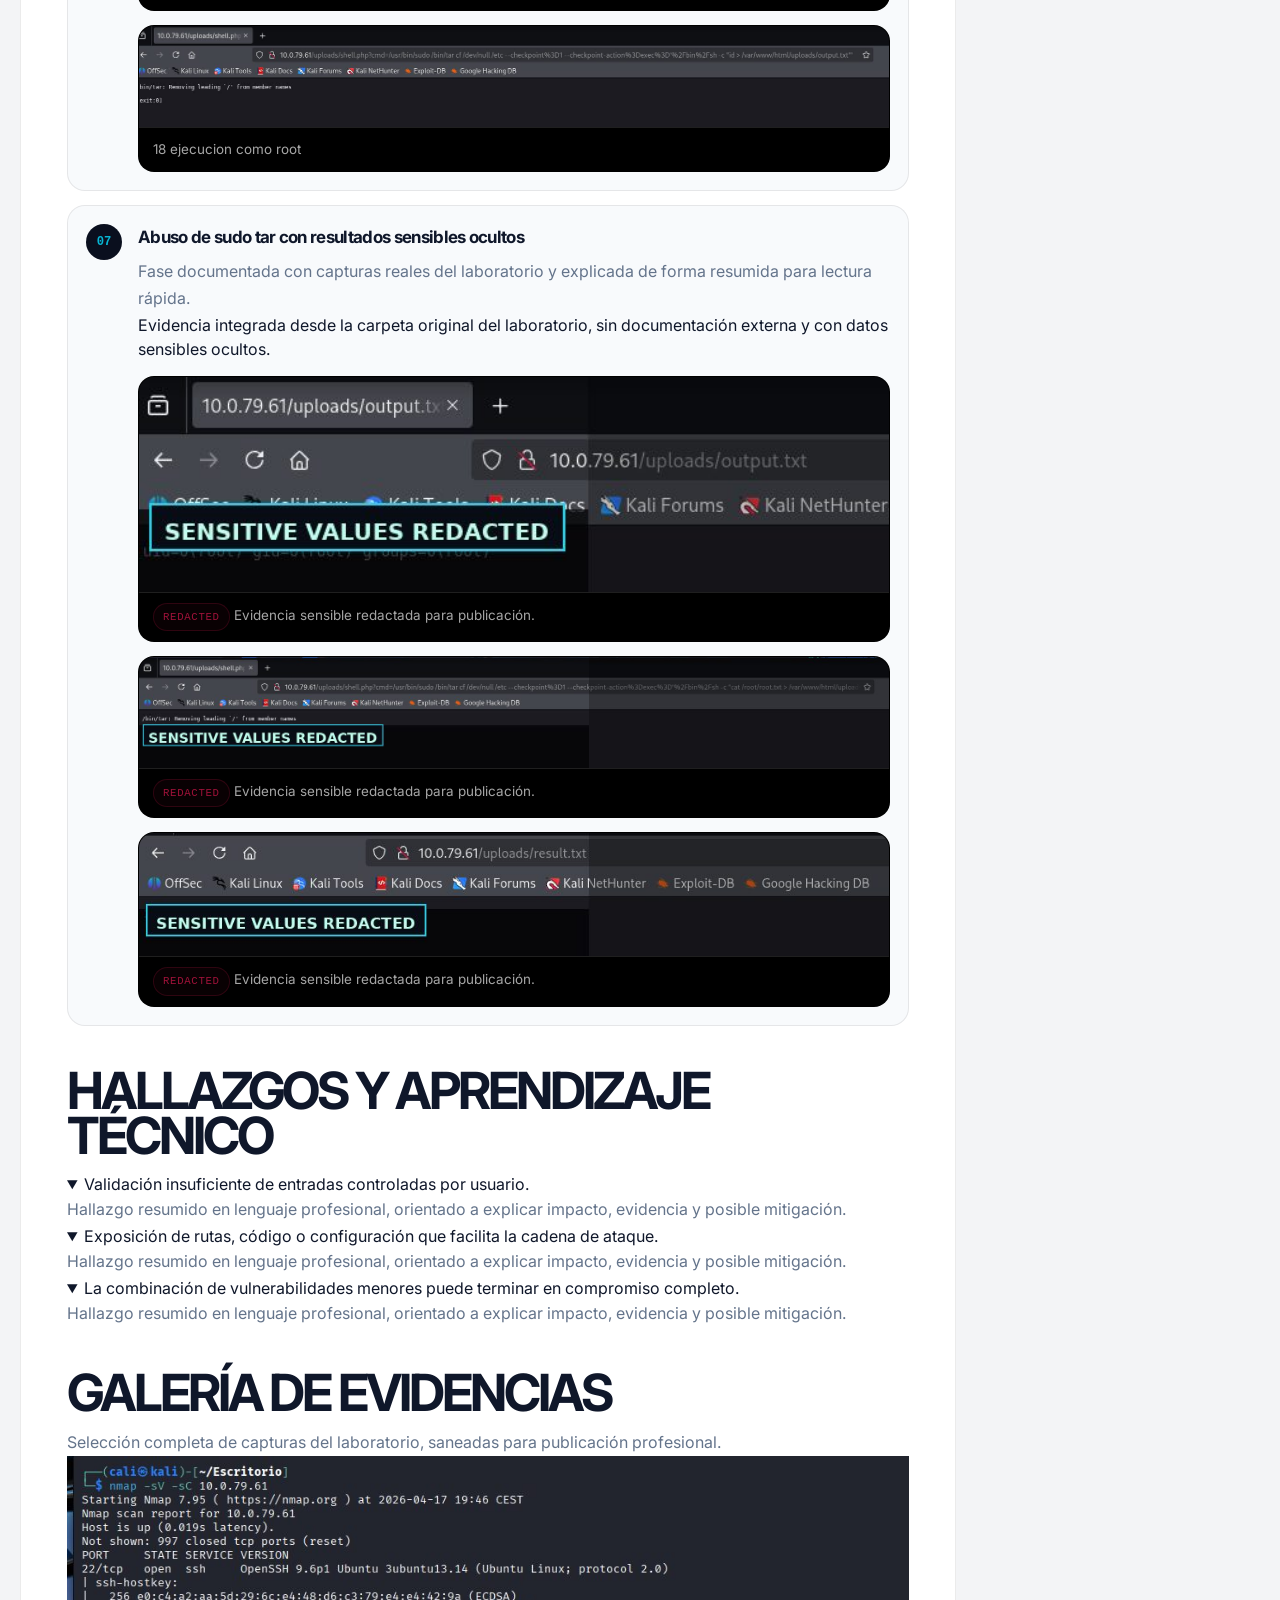
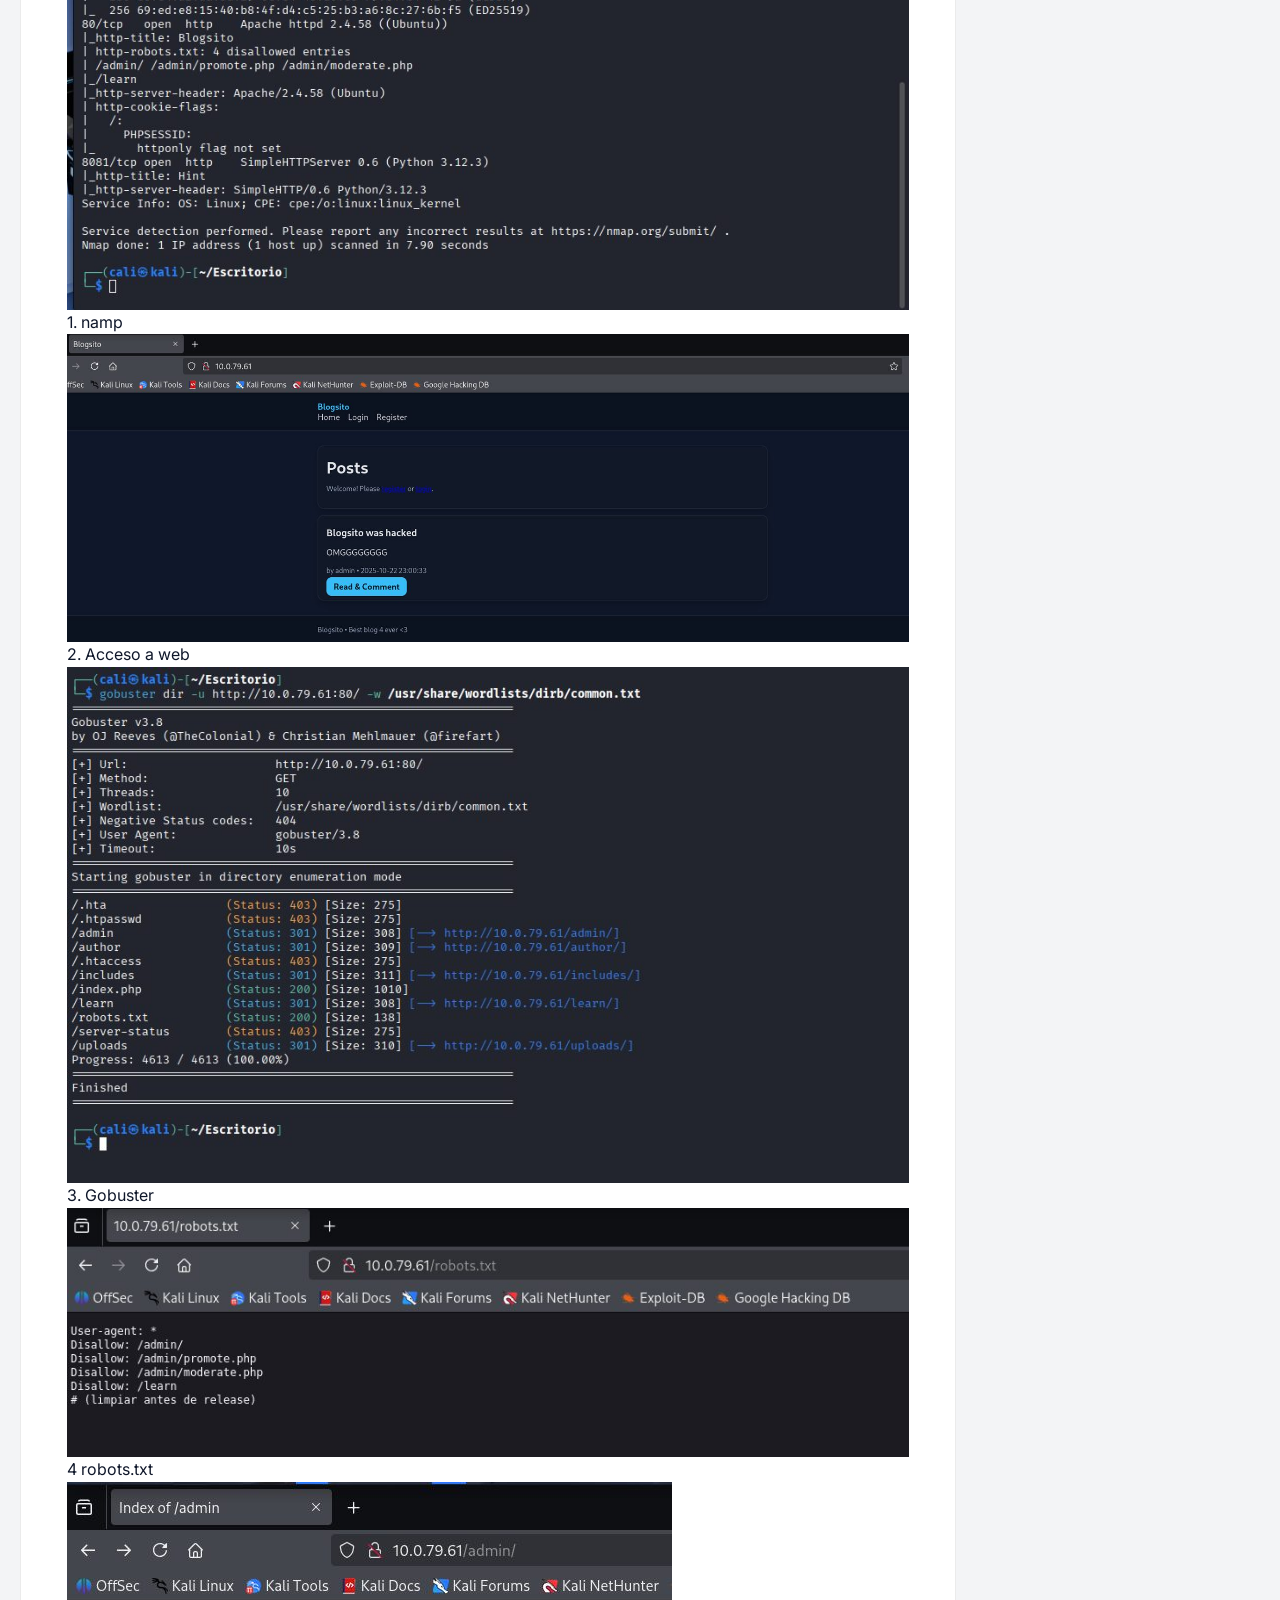
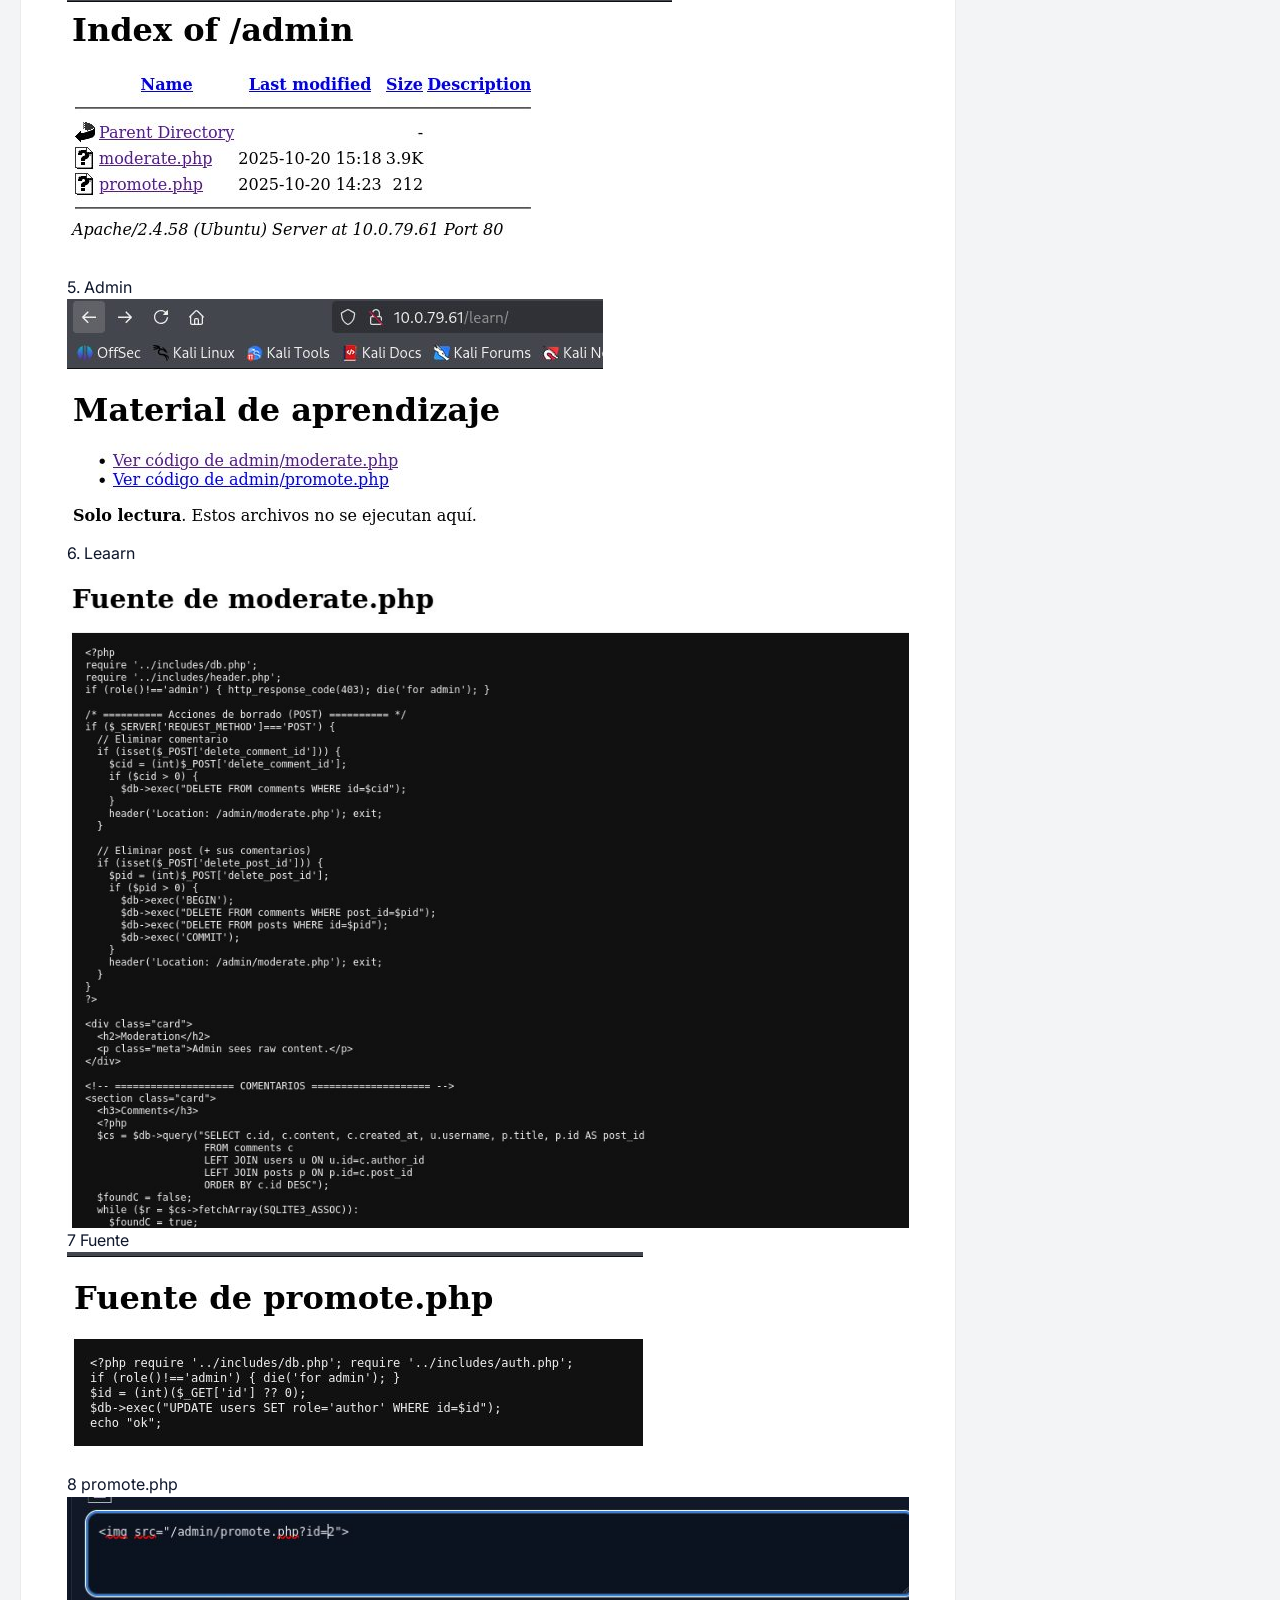
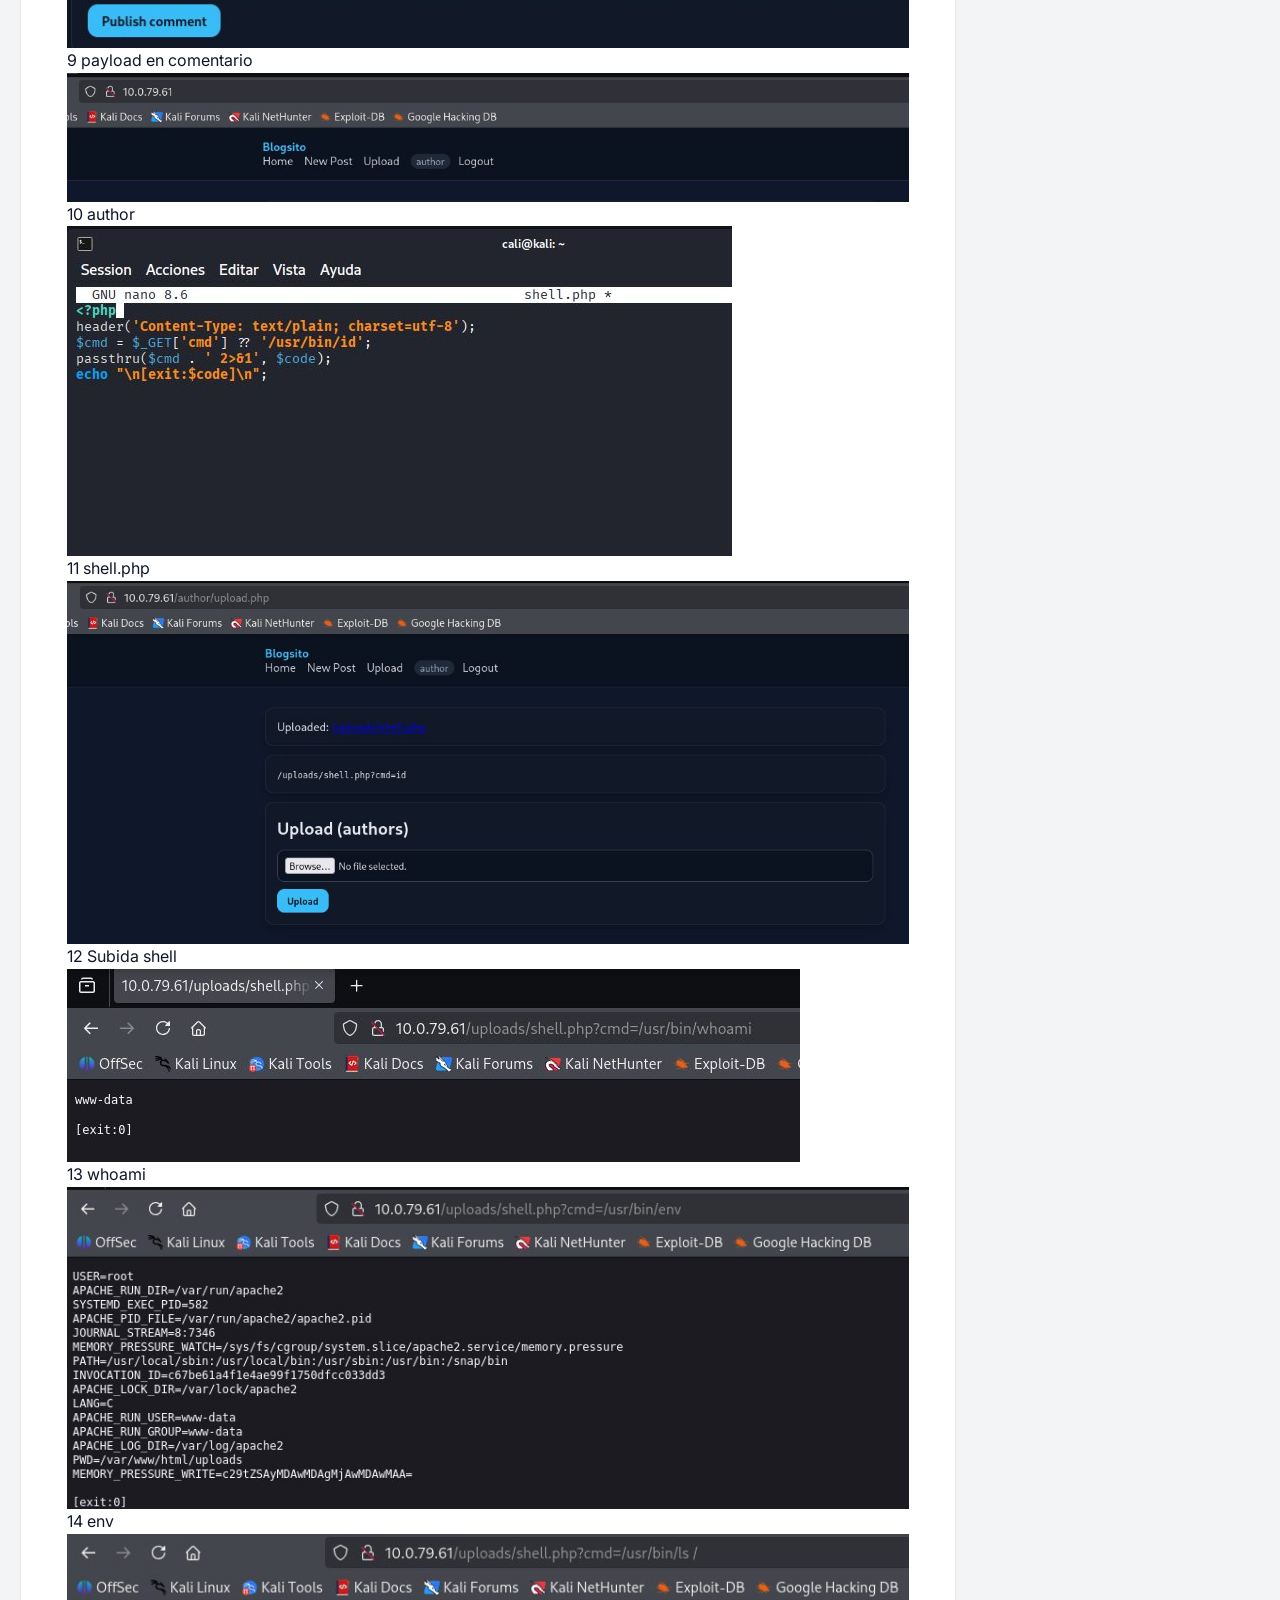
<file: writeups/blogsito-xss-csrf-webshell.html>
<!DOCTYPE html>
<html lang="es"><head><meta charset="utf-8"/><meta content="width=device-width, initial-scale=1.0" name="viewport"/><title>Blogsito: Stored XSS, CSRF, webshell y sudo tar | Carlos López</title><meta content="Cadena web completa: rutas expuestas, análisis de código, XSS almacenado, CSRF, subida de webshell y escalada mediante sudo tar." name="description"/><meta content="Blogsito: Stored XSS, CSRF, webshell y sudo tar" property="og:title"/><meta content="Cadena web completa: rutas expuestas, análisis de código, XSS almacenado, CSRF, subida de webshell y escalada mediante sudo tar." property="og:description"/><meta content="article" property="og:type"/><link href="https://fonts.googleapis.com" rel="preconnect"/><link crossorigin="" href="https://fonts.gstatic.com" rel="preconnect"/><link href="https://fonts.googleapis.com/css2?family=Inter:wght@300;400;500;600;700;800;900&amp;display=swap" rel="stylesheet"/><link href="../assets/writeups/writeups.css" rel="stylesheet"/></head><body><nav class="nav"><a class="brand" href="../index.html"><span class="brand-mark">CL</span><span>Carlos López</span></a><div class="nav-links"><a href="../index.html">Portfolio</a><a class="active" href="../writeups.html">Writeups</a><a href="../index.html#contact">Contact</a></div></nav><header class="detail-hero"><div class="container"><div class="breadcrumb"><a href="../writeups.html">← Cybersecurity Writeups</a> / Web Security</div><div class="eyebrow">Web Security · Hard · 10 min</div><h1>Blogsito: Stored XSS, CSRF, webshell y sudo tar</h1><p class="lead">Cadena web completa: rutas expuestas, análisis de código, XSS almacenado, CSRF, subida de webshell y escalada mediante sudo tar.</p><div class="tag-strip"><span class="tag">Stored XSS</span><span class="tag">CSRF</span><span class="tag">Webshell</span><span class="tag">sudo</span><span class="tag">tar</span></div><div class="hero-actions"><a class="btn btn-secondary" href="../writeups.html">Volver a la biblioteca</a></div></div></header><main class="container detail-grid"><article class="article"><div class="article-cover"><img alt="Cover del writeup Blogsito: Stored XSS, CSRF, webshell y sudo tar" src="../assets/writeups/img/blogsito-xss-csrf-webshell-01-1-namp.jpg"/></div><div class="article-content"><div class="mini-metrics"><div class="mini"><span>Fuente visual</span><strong>Capturas originales</strong></div><div class="mini"><span>Formato</span><strong>Resumen profesional</strong></div><div class="mini"><span>Datos sensibles</span><strong>Redactados</strong></div><div class="mini"><span>Docs</span><strong>No publicados</strong></div></div><div class="callout"><strong>Versión pública:</strong> este writeup se ha construido directamente desde las imágenes del laboratorio. No se publican documentos externos, enunciados académicos, logos universitarios, flags, contraseñas, cookies ni tokens.</div><h2 id="summary">Resumen ejecutivo</h2><p>Cadena web completa: rutas expuestas, análisis de código, XSS almacenado, CSRF, subida de webshell y escalada mediante sudo tar.</p><h2 id="methodology">Metodología</h2><p>El contenido se presenta como una secuencia de evidencias: cada fase resume qué se hizo, qué se validó y qué demuestra la captura. El objetivo es que un reclutador pueda entender la metodología sin tener que abrir documentación externa.</p><h2 id="steps">Pasos resumidos con evidencias</h2><div class="evidence-steps"><div class="evidence-step"><div class="evidence-step-num">01</div><div class="evidence-step-body"><h3>Reconocimiento de servicios y aplicación</h3><p>Fase documentada con capturas reales del laboratorio y explicada de forma resumida para lectura rápida.</p><div class="evidence-note">Evidencia integrada desde la carpeta original del laboratorio, sin documentación externa y con datos sensibles ocultos.</div><div class="step-evidence-grid"><figure class="step-evidence"><img alt="Reconocimiento de servicios y aplicación" loading="lazy" src="../assets/writeups/img/blogsito-xss-csrf-webshell-01-1-namp.jpg"/><figcaption>1. namp</figcaption></figure><figure class="step-evidence"><img alt="Reconocimiento de servicios y aplicación" loading="lazy" src="../assets/writeups/img/blogsito-xss-csrf-webshell-02-2-acceso-a-web.jpg"/><figcaption>2. Acceso a web</figcaption></figure><figure class="step-evidence"><img alt="Reconocimiento de servicios y aplicación" loading="lazy" src="../assets/writeups/img/blogsito-xss-csrf-webshell-03-3-gobuster.jpg"/><figcaption>3. Gobuster</figcaption></figure></div></div></div><div class="evidence-step"><div class="evidence-step-num">02</div><div class="evidence-step-body"><h3>Enumeración de rutas y robots.txt</h3><p>Fase documentada con capturas reales del laboratorio y explicada de forma resumida para lectura rápida.</p><div class="evidence-note">Evidencia integrada desde la carpeta original del laboratorio, sin documentación externa y con datos sensibles ocultos.</div><div class="step-evidence-grid"><figure class="step-evidence"><img alt="Enumeración de rutas y robots.txt" loading="lazy" src="../assets/writeups/img/blogsito-xss-csrf-webshell-04-4-robots-txt.jpg"/><figcaption>4 robots.txt</figcaption></figure><figure class="step-evidence"><img alt="Enumeración de rutas y robots.txt" loading="lazy" src="../assets/writeups/img/blogsito-xss-csrf-webshell-05-5-admin.jpg"/><figcaption>5. Admin</figcaption></figure><figure class="step-evidence"><img alt="Enumeración de rutas y robots.txt" loading="lazy" src="../assets/writeups/img/blogsito-xss-csrf-webshell-06-6-leaarn.jpg"/><figcaption>6. Leaarn</figcaption></figure></div></div></div><div class="evidence-step"><div class="evidence-step-num">03</div><div class="evidence-step-body"><h3>Análisis de código fuente expuesto</h3><p>Fase documentada con capturas reales del laboratorio y explicada de forma resumida para lectura rápida.</p><div class="evidence-note">Evidencia integrada desde la carpeta original del laboratorio, sin documentación externa y con datos sensibles ocultos.</div><div class="step-evidence-grid"><figure class="step-evidence"><img alt="Análisis de código fuente expuesto" loading="lazy" src="../assets/writeups/img/blogsito-xss-csrf-webshell-07-7-fuente.jpg"/><figcaption>7 Fuente</figcaption></figure><figure class="step-evidence"><img alt="Análisis de código fuente expuesto" loading="lazy" src="../assets/writeups/img/blogsito-xss-csrf-webshell-08-8-promote-php.jpg"/><figcaption>8 promote.php</figcaption></figure><figure class="step-evidence"><img alt="Análisis de código fuente expuesto" loading="lazy" src="../assets/writeups/img/blogsito-xss-csrf-webshell-09-9-payload-en-comentario.jpg"/><figcaption>9 payload en comentario</figcaption></figure></div></div></div><div class="evidence-step"><div class="evidence-step-num">04</div><div class="evidence-step-body"><h3>Elevación de rol mediante Stored XSS + CSRF</h3><p>Fase documentada con capturas reales del laboratorio y explicada de forma resumida para lectura rápida.</p><div class="evidence-note">Evidencia integrada desde la carpeta original del laboratorio, sin documentación externa y con datos sensibles ocultos.</div><div class="step-evidence-grid"><figure class="step-evidence"><img alt="Elevación de rol mediante Stored XSS + CSRF" loading="lazy" src="../assets/writeups/img/blogsito-xss-csrf-webshell-10-10-author.jpg"/><figcaption>10 author</figcaption></figure><figure class="step-evidence"><img alt="Elevación de rol mediante Stored XSS + CSRF" loading="lazy" src="../assets/writeups/img/blogsito-xss-csrf-webshell-11-11-shell-php.jpg"/><figcaption>11 shell.php</figcaption></figure><figure class="step-evidence"><img alt="Elevación de rol mediante Stored XSS + CSRF" loading="lazy" src="../assets/writeups/img/blogsito-xss-csrf-webshell-12-12-subida-shell.jpg"/><figcaption>12 Subida shell</figcaption></figure></div></div></div><div class="evidence-step"><div class="evidence-step-num">05</div><div class="evidence-step-body"><h3>Subida de webshell y validación de ejecución</h3><p>Fase documentada con capturas reales del laboratorio y explicada de forma resumida para lectura rápida.</p><div class="evidence-note">Evidencia integrada desde la carpeta original del laboratorio, sin documentación externa y con datos sensibles ocultos.</div><div class="step-evidence-grid"><figure class="step-evidence"><img alt="Subida de webshell y validación de ejecución" loading="lazy" src="../assets/writeups/img/blogsito-xss-csrf-webshell-13-13-whoami.jpg"/><figcaption>13 whoami</figcaption></figure><figure class="step-evidence"><img alt="Subida de webshell y validación de ejecución" loading="lazy" src="../assets/writeups/img/blogsito-xss-csrf-webshell-14-14-env.jpg"/><figcaption>14 env</figcaption></figure><figure class="step-evidence"><img alt="Subida de webshell y validación de ejecución" loading="lazy" src="../assets/writeups/img/blogsito-xss-csrf-webshell-15-15-ls.jpg"/><figcaption>15 ls</figcaption></figure></div></div></div><div class="evidence-step"><div class="evidence-step-num">06</div><div class="evidence-step-body"><h3>Enumeración local desde www-data</h3><p>Fase documentada con capturas reales del laboratorio y explicada de forma resumida para lectura rápida.</p><div class="evidence-note">Evidencia integrada desde la carpeta original del laboratorio, sin documentación externa y con datos sensibles ocultos.</div><div class="step-evidence-grid"><figure class="step-evidence"><img alt="Enumeración local desde www-data" loading="lazy" src="../assets/writeups/img/blogsito-xss-csrf-webshell-16-16-flag.jpg"/><figcaption><span class="redacted-badge">redacted</span> Evidencia sensible redactada para publicación.</figcaption></figure><figure class="step-evidence"><img alt="Enumeración local desde www-data" loading="lazy" src="../assets/writeups/img/blogsito-xss-csrf-webshell-17-17-sudo-webshell.jpg"/><figcaption>17 sudo webshell</figcaption></figure><figure class="step-evidence"><img alt="Enumeración local desde www-data" loading="lazy" src="../assets/writeups/img/blogsito-xss-csrf-webshell-18-18-ejecucion-como-root.jpg"/><figcaption>18 ejecucion como root</figcaption></figure></div></div></div><div class="evidence-step"><div class="evidence-step-num">07</div><div class="evidence-step-body"><h3>Abuso de sudo tar con resultados sensibles ocultos</h3><p>Fase documentada con capturas reales del laboratorio y explicada de forma resumida para lectura rápida.</p><div class="evidence-note">Evidencia integrada desde la carpeta original del laboratorio, sin documentación externa y con datos sensibles ocultos.</div><div class="step-evidence-grid"><figure class="step-evidence"><img alt="Abuso de sudo tar con resultados sensibles ocultos" loading="lazy" src="../assets/writeups/img/blogsito-xss-csrf-webshell-19-19-output-txt.jpg"/><figcaption><span class="redacted-badge">redacted</span> Evidencia sensible redactada para publicación.</figcaption></figure><figure class="step-evidence"><img alt="Abuso de sudo tar con resultados sensibles ocultos" loading="lazy" src="../assets/writeups/img/blogsito-xss-csrf-webshell-20-20-root-flag-en-results-txt.jpg"/><figcaption><span class="redacted-badge">redacted</span> Evidencia sensible redactada para publicación.</figcaption></figure><figure class="step-evidence"><img alt="Abuso de sudo tar con resultados sensibles ocultos" loading="lazy" src="../assets/writeups/img/blogsito-xss-csrf-webshell-21-21-root-flag.jpg"/><figcaption><span class="redacted-badge">redacted</span> Evidencia sensible redactada para publicación.</figcaption></figure></div></div></div></div><h2 id="findings">Hallazgos y aprendizaje técnico</h2><div class="accordion"><details open=""><summary>Validación insuficiente de entradas controladas por usuario.</summary><p>Hallazgo resumido en lenguaje profesional, orientado a explicar impacto, evidencia y posible mitigación.</p></details><details open=""><summary>Exposición de rutas, código o configuración que facilita la cadena de ataque.</summary><p>Hallazgo resumido en lenguaje profesional, orientado a explicar impacto, evidencia y posible mitigación.</p></details><details open=""><summary>La combinación de vulnerabilidades menores puede terminar en compromiso completo.</summary><p>Hallazgo resumido en lenguaje profesional, orientado a explicar impacto, evidencia y posible mitigación.</p></details></div><h2 id="gallery">Galería de evidencias</h2><p>Selección completa de capturas del laboratorio, saneadas para publicación profesional.</p><div class="evidence-grid all-evidence"><figure class="evidence"><img alt="1. namp" loading="lazy" src="../assets/writeups/img/blogsito-xss-csrf-webshell-01-1-namp.jpg"/><figcaption>1. namp</figcaption></figure><figure class="evidence"><img alt="2. Acceso a web" loading="lazy" src="../assets/writeups/img/blogsito-xss-csrf-webshell-02-2-acceso-a-web.jpg"/><figcaption>2. Acceso a web</figcaption></figure><figure class="evidence"><img alt="3. Gobuster" loading="lazy" src="../assets/writeups/img/blogsito-xss-csrf-webshell-03-3-gobuster.jpg"/><figcaption>3. Gobuster</figcaption></figure><figure class="evidence"><img alt="4 robots.txt" loading="lazy" src="../assets/writeups/img/blogsito-xss-csrf-webshell-04-4-robots-txt.jpg"/><figcaption>4 robots.txt</figcaption></figure><figure class="evidence"><img alt="5. Admin" loading="lazy" src="../assets/writeups/img/blogsito-xss-csrf-webshell-05-5-admin.jpg"/><figcaption>5. Admin</figcaption></figure><figure class="evidence"><img alt="6. Leaarn" loading="lazy" src="../assets/writeups/img/blogsito-xss-csrf-webshell-06-6-leaarn.jpg"/><figcaption>6. Leaarn</figcaption></figure><figure class="evidence"><img alt="7 Fuente" loading="lazy" src="../assets/writeups/img/blogsito-xss-csrf-webshell-07-7-fuente.jpg"/><figcaption>7 Fuente</figcaption></figure><figure class="evidence"><img alt="8 promote.php" loading="lazy" src="../assets/writeups/img/blogsito-xss-csrf-webshell-08-8-promote-php.jpg"/><figcaption>8 promote.php</figcaption></figure><figure class="evidence"><img alt="9 payload en comentario" loading="lazy" src="../assets/writeups/img/blogsito-xss-csrf-webshell-09-9-payload-en-comentario.jpg"/><figcaption>9 payload en comentario</figcaption></figure><figure class="evidence"><img alt="10 author" loading="lazy" src="../assets/writeups/img/blogsito-xss-csrf-webshell-10-10-author.jpg"/><figcaption>10 author</figcaption></figure><figure class="evidence"><img alt="11 shell.php" loading="lazy" src="../assets/writeups/img/blogsito-xss-csrf-webshell-11-11-shell-php.jpg"/><figcaption>11 shell.php</figcaption></figure><figure class="evidence"><img alt="12 Subida shell" loading="lazy" src="../assets/writeups/img/blogsito-xss-csrf-webshell-12-12-subida-shell.jpg"/><figcaption>12 Subida shell</figcaption></figure><figure class="evidence"><img alt="13 whoami" loading="lazy" src="../assets/writeups/img/blogsito-xss-csrf-webshell-13-13-whoami.jpg"/><figcaption>13 whoami</figcaption></figure><figure class="evidence"><img alt="14 env" loading="lazy" src="../assets/writeups/img/blogsito-xss-csrf-webshell-14-14-env.jpg"/><figcaption>14 env</figcaption></figure><figure class="evidence"><img alt="15 ls" loading="lazy" src="../assets/writeups/img/blogsito-xss-csrf-webshell-15-15-ls.jpg"/><figcaption>15 ls</figcaption></figure><figure class="evidence"><img alt="16 flag" loading="lazy" src="../assets/writeups/img/blogsito-xss-csrf-webshell-16-16-flag.jpg"/><figcaption><span class="redacted-badge">redacted</span> Evidencia sensible redactada para publicación.</figcaption></figure><figure class="evidence"><img alt="17 sudo webshell" loading="lazy" src="../assets/writeups/img/blogsito-xss-csrf-webshell-17-17-sudo-webshell.jpg"/><figcaption>17 sudo webshell</figcaption></figure><figure class="evidence"><img alt="18 ejecucion como root" loading="lazy" src="../assets/writeups/img/blogsito-xss-csrf-webshell-18-18-ejecucion-como-root.jpg"/><figcaption>18 ejecucion como root</figcaption></figure><figure class="evidence"><img alt="19 Output.txt" loading="lazy" src="../assets/writeups/img/blogsito-xss-csrf-webshell-19-19-output-txt.jpg"/><figcaption><span class="redacted-badge">redacted</span> Evidencia sensible redactada para publicación.</figcaption></figure><figure class="evidence"><img alt="20 root flag en results.txt" loading="lazy" src="../assets/writeups/img/blogsito-xss-csrf-webshell-20-20-root-flag-en-results-txt.jpg"/><figcaption><span class="redacted-badge">redacted</span> Evidencia sensible redactada para publicación.</figcaption></figure><figure class="evidence"><img alt="21 root flag" loading="lazy" src="../assets/writeups/img/blogsito-xss-csrf-webshell-21-21-root-flag.jpg"/><figcaption><span class="redacted-badge">redacted</span> Evidencia sensible redactada para publicación.</figcaption></figure></div></div></article><aside class="toc"><h3>Índice</h3><a href="#summary">Resumen ejecutivo</a><a href="#methodology">Metodología</a><a href="#steps">Pasos con evidencias</a><a href="#findings">Hallazgos</a><a href="#gallery">Galería</a></aside></main><footer class="page-footer">© Carlos López · Offensive Security Portfolio</footer><script src="../assets/writeups/writeups.js"></script></body></html>
</file>
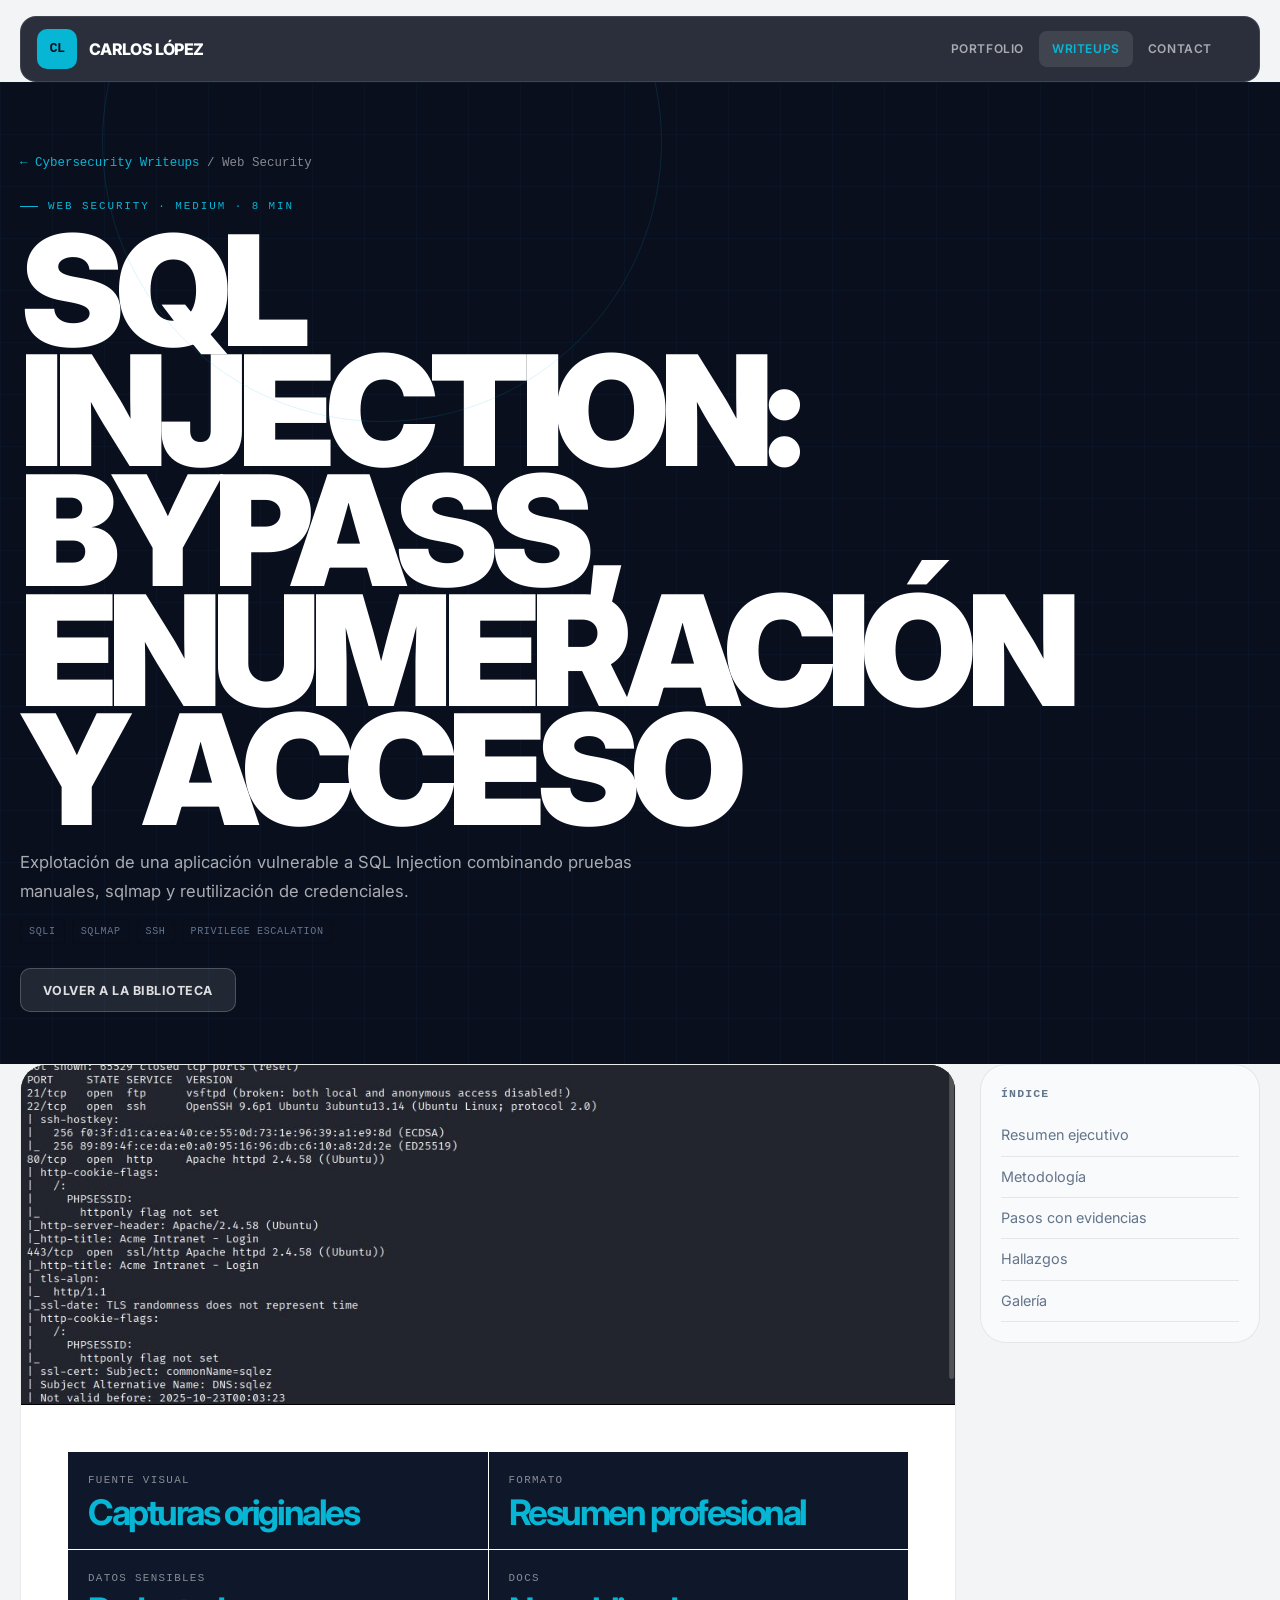
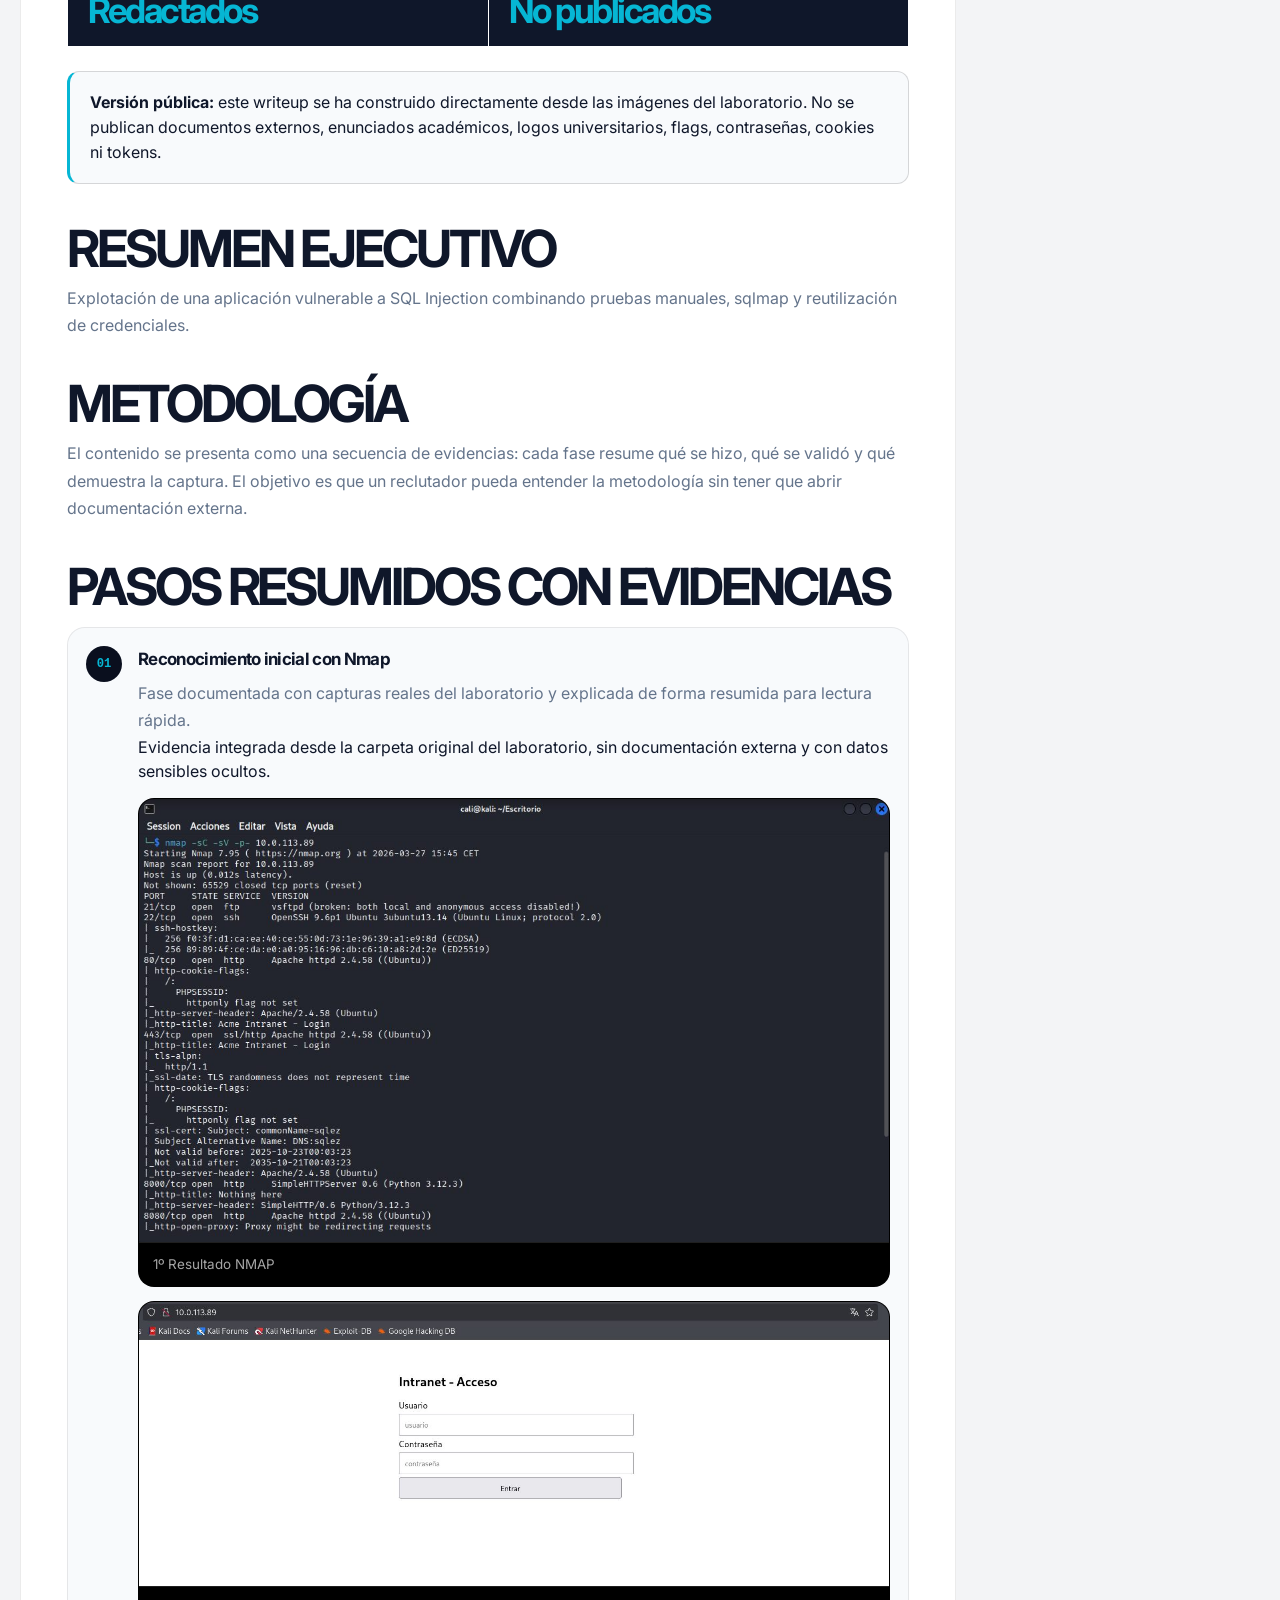
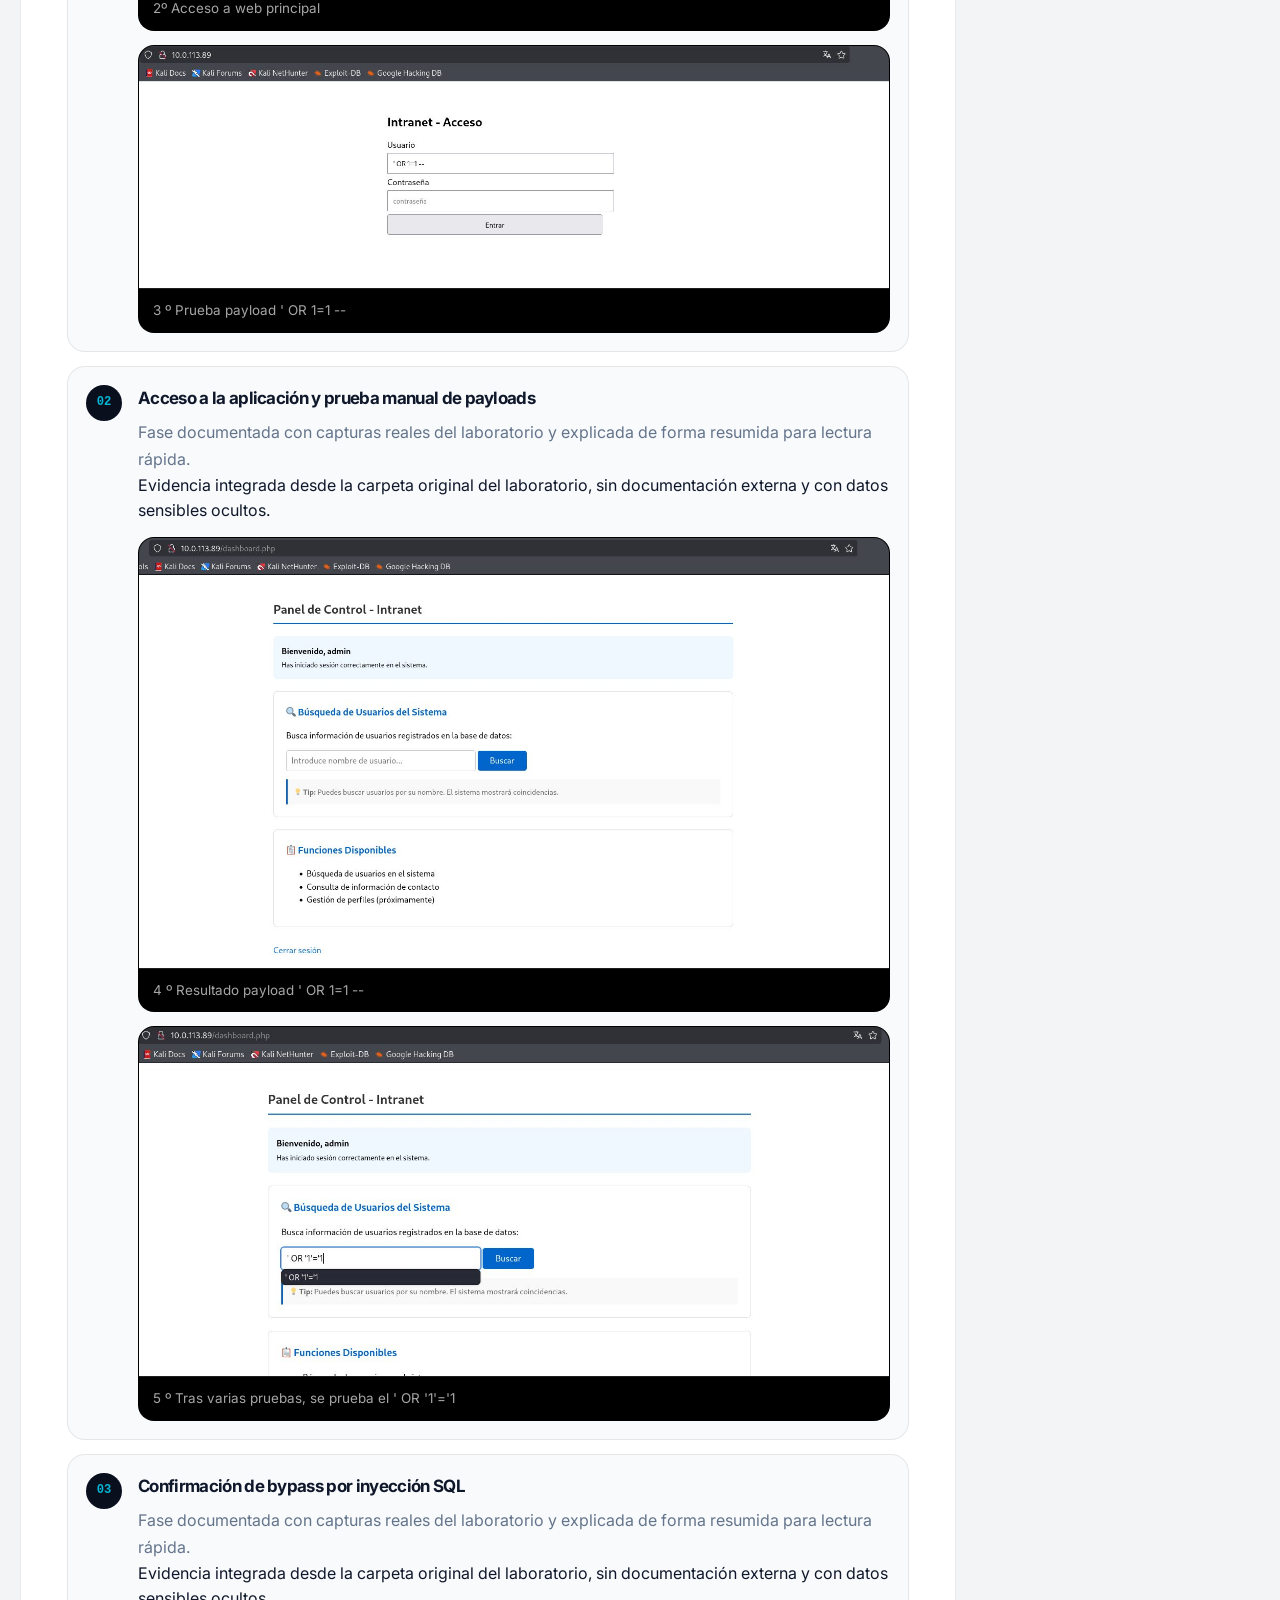
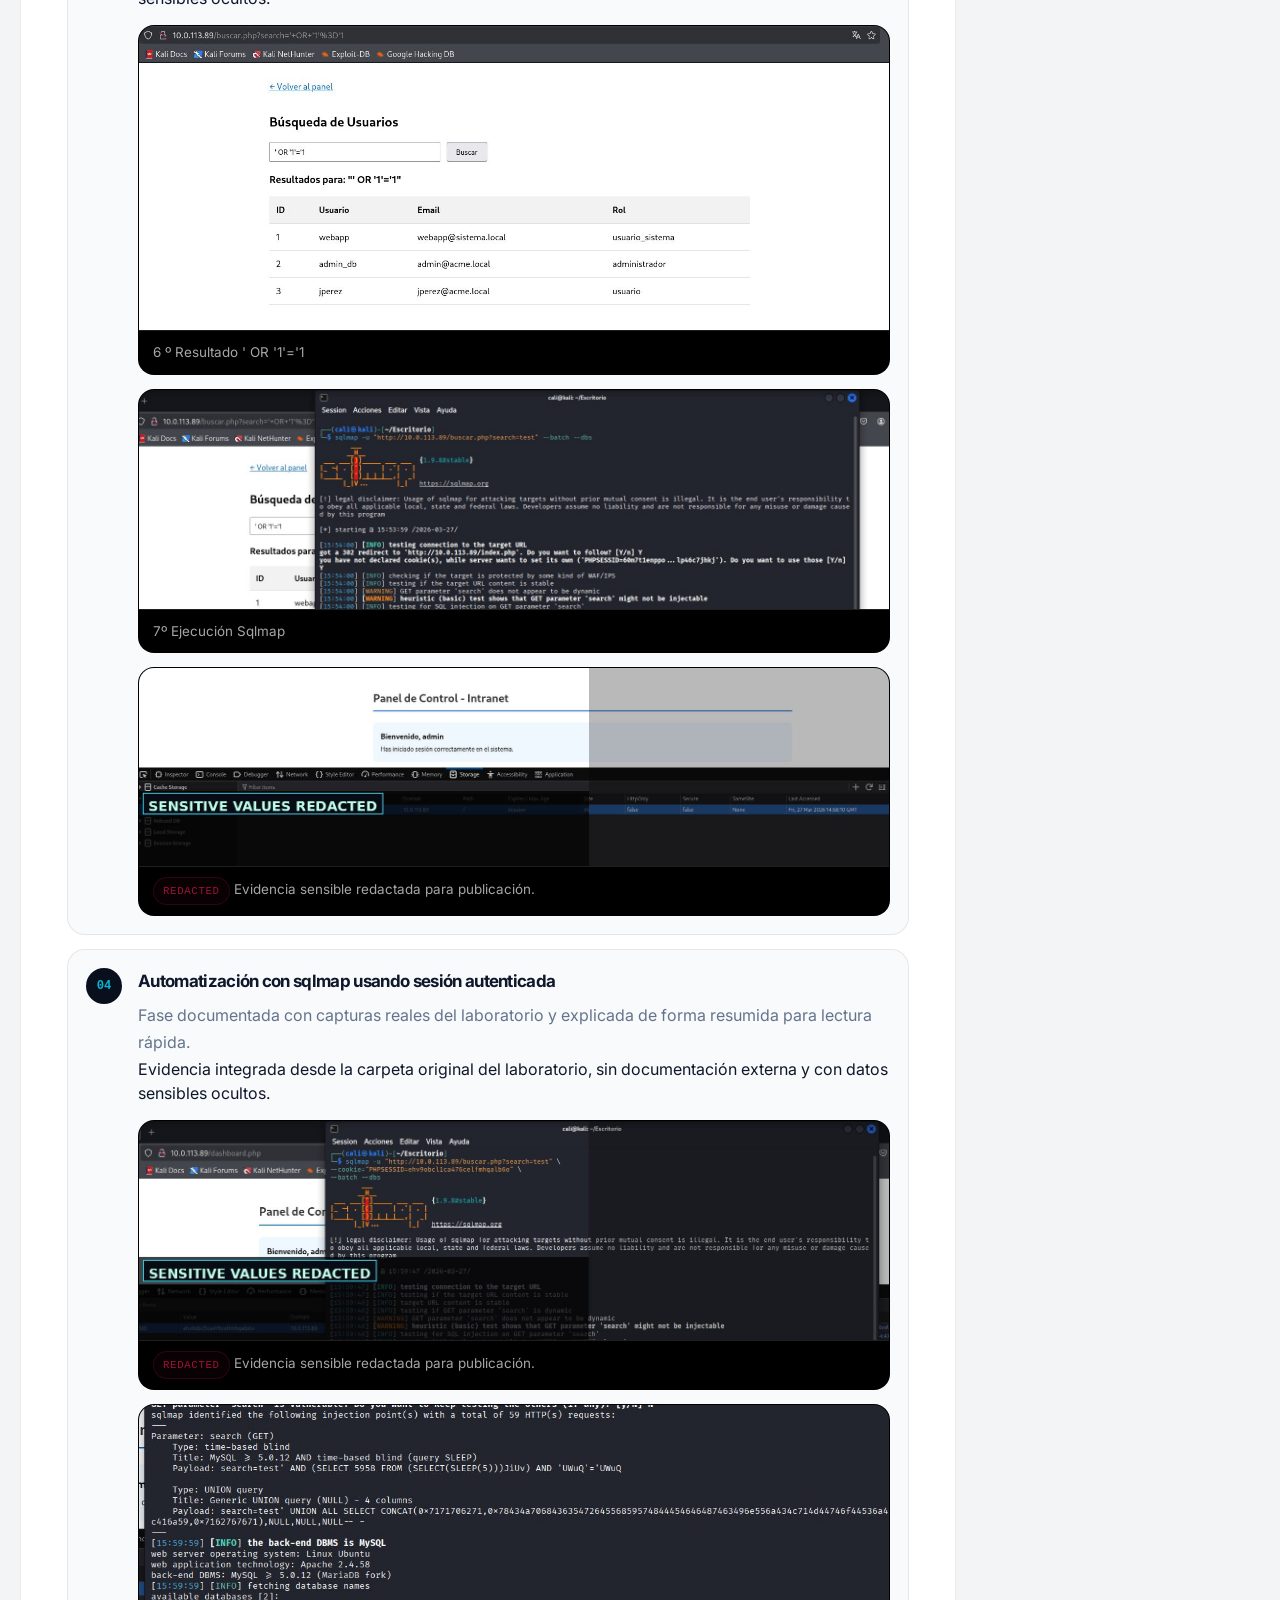
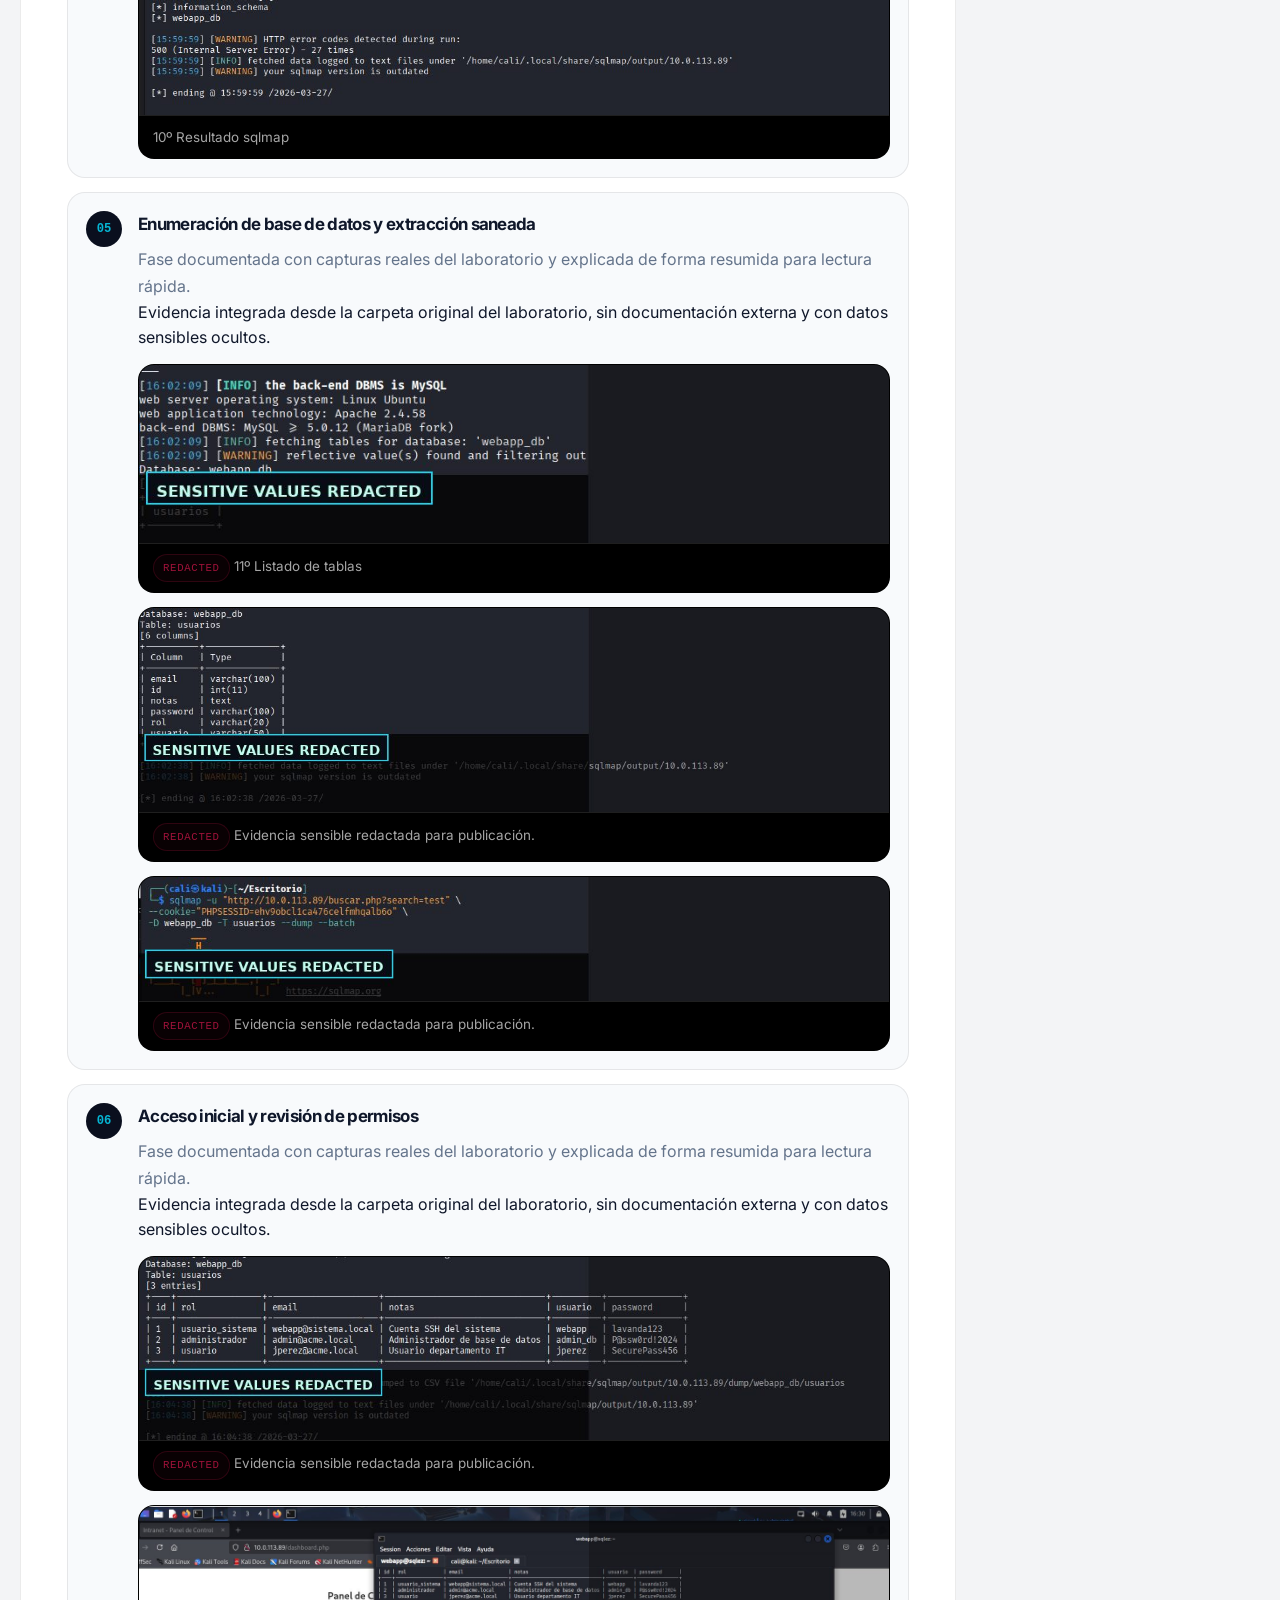
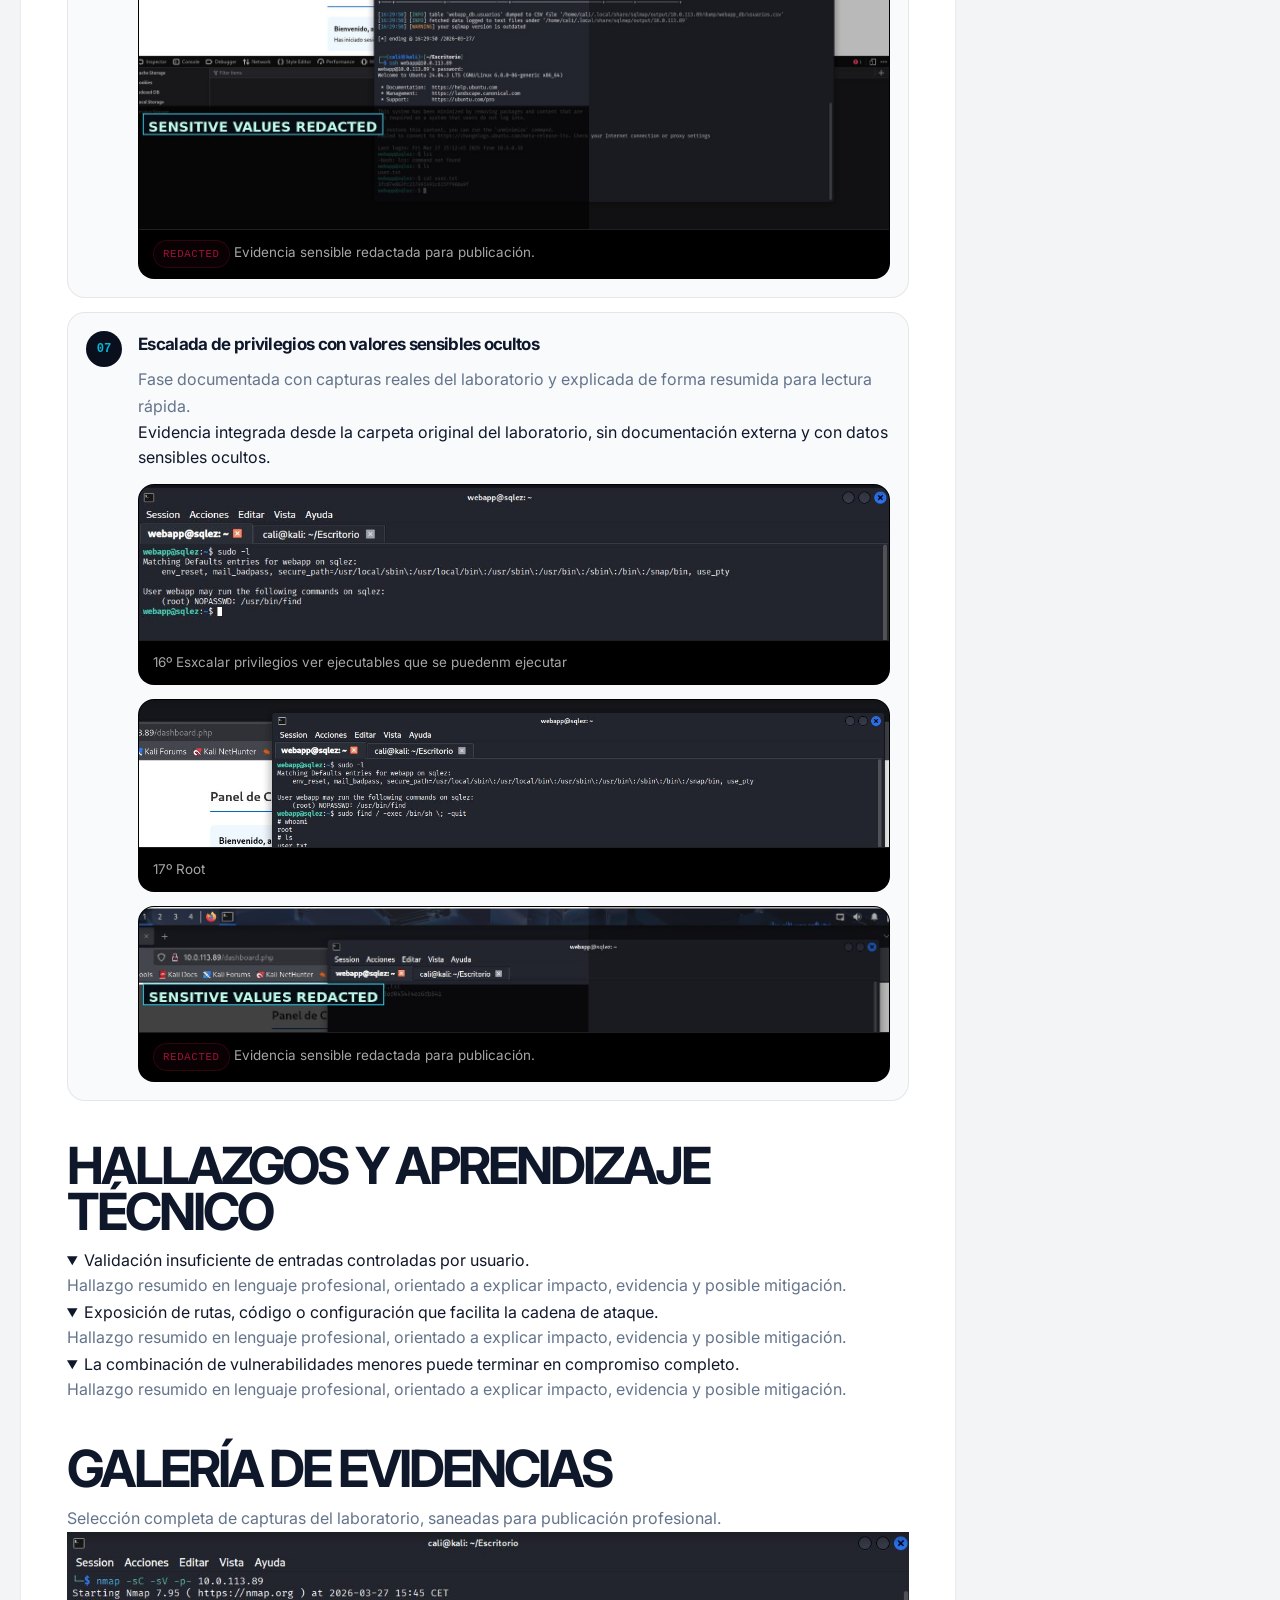
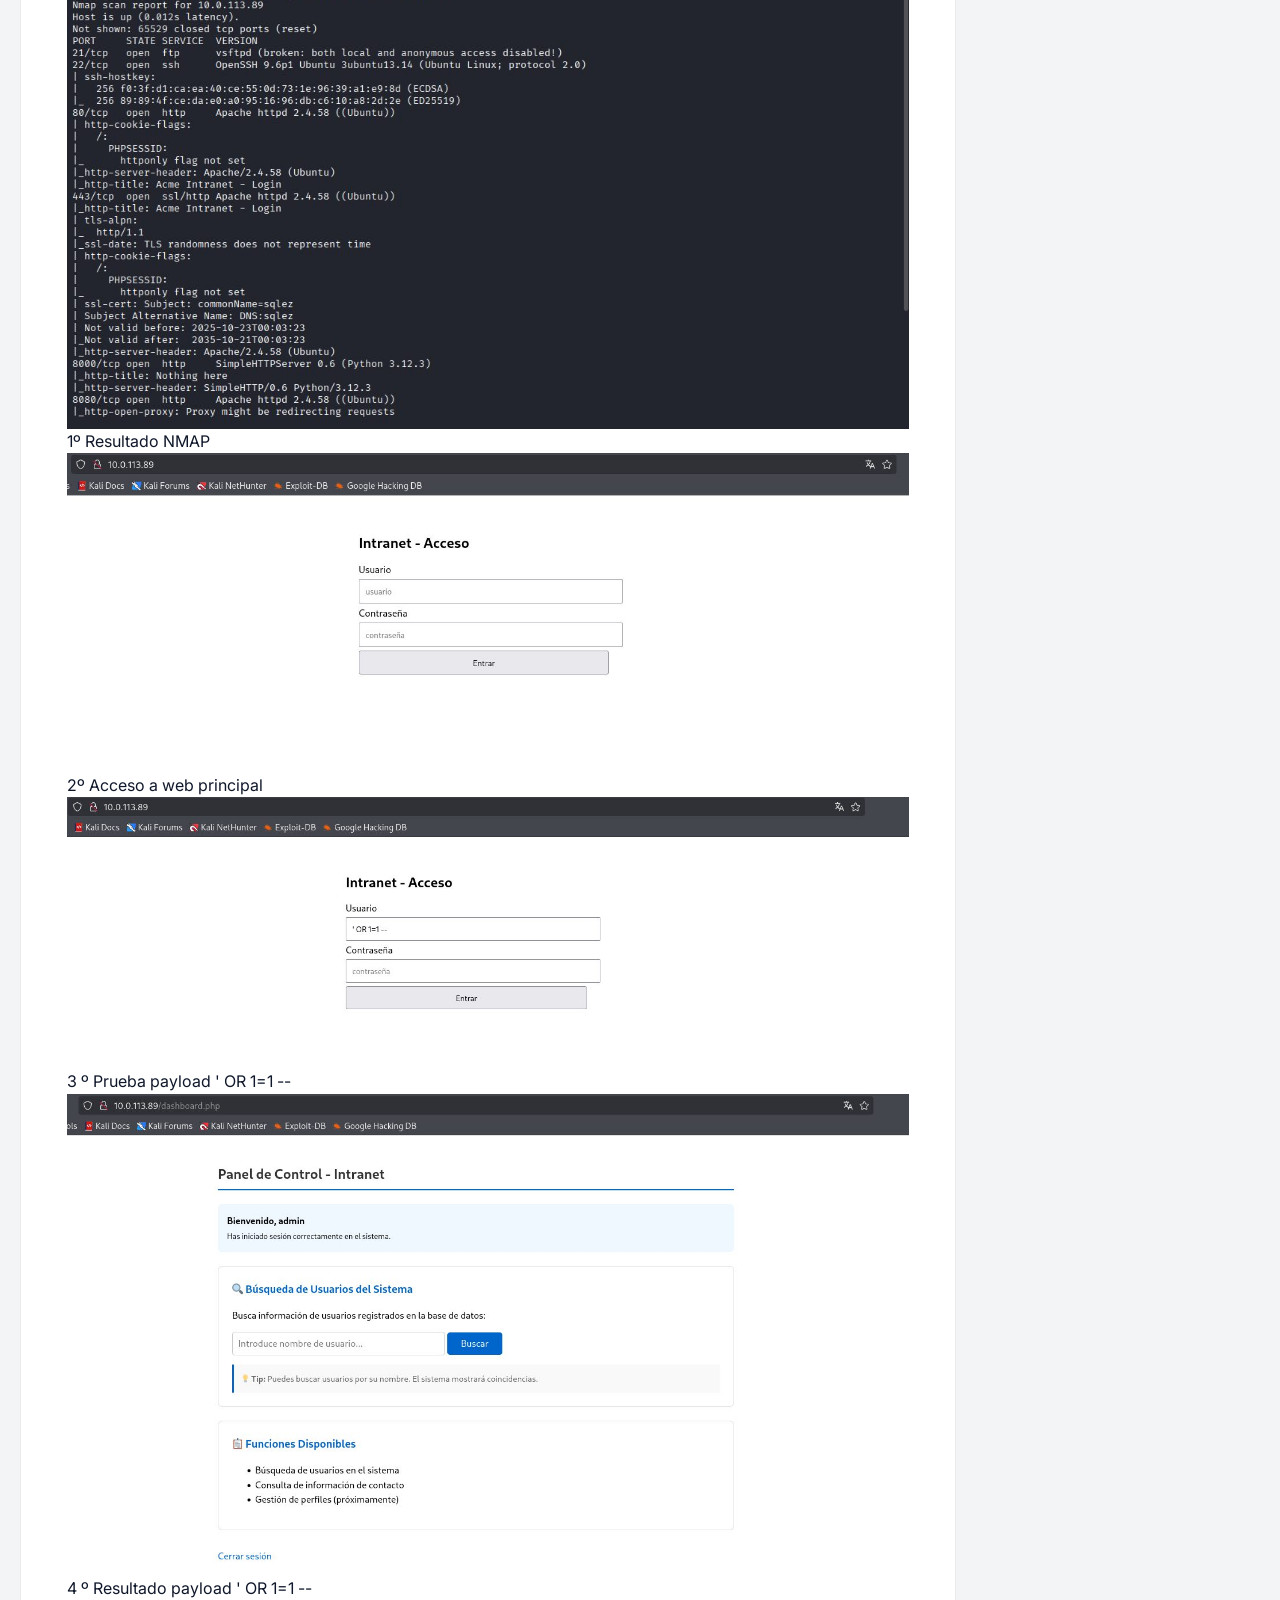
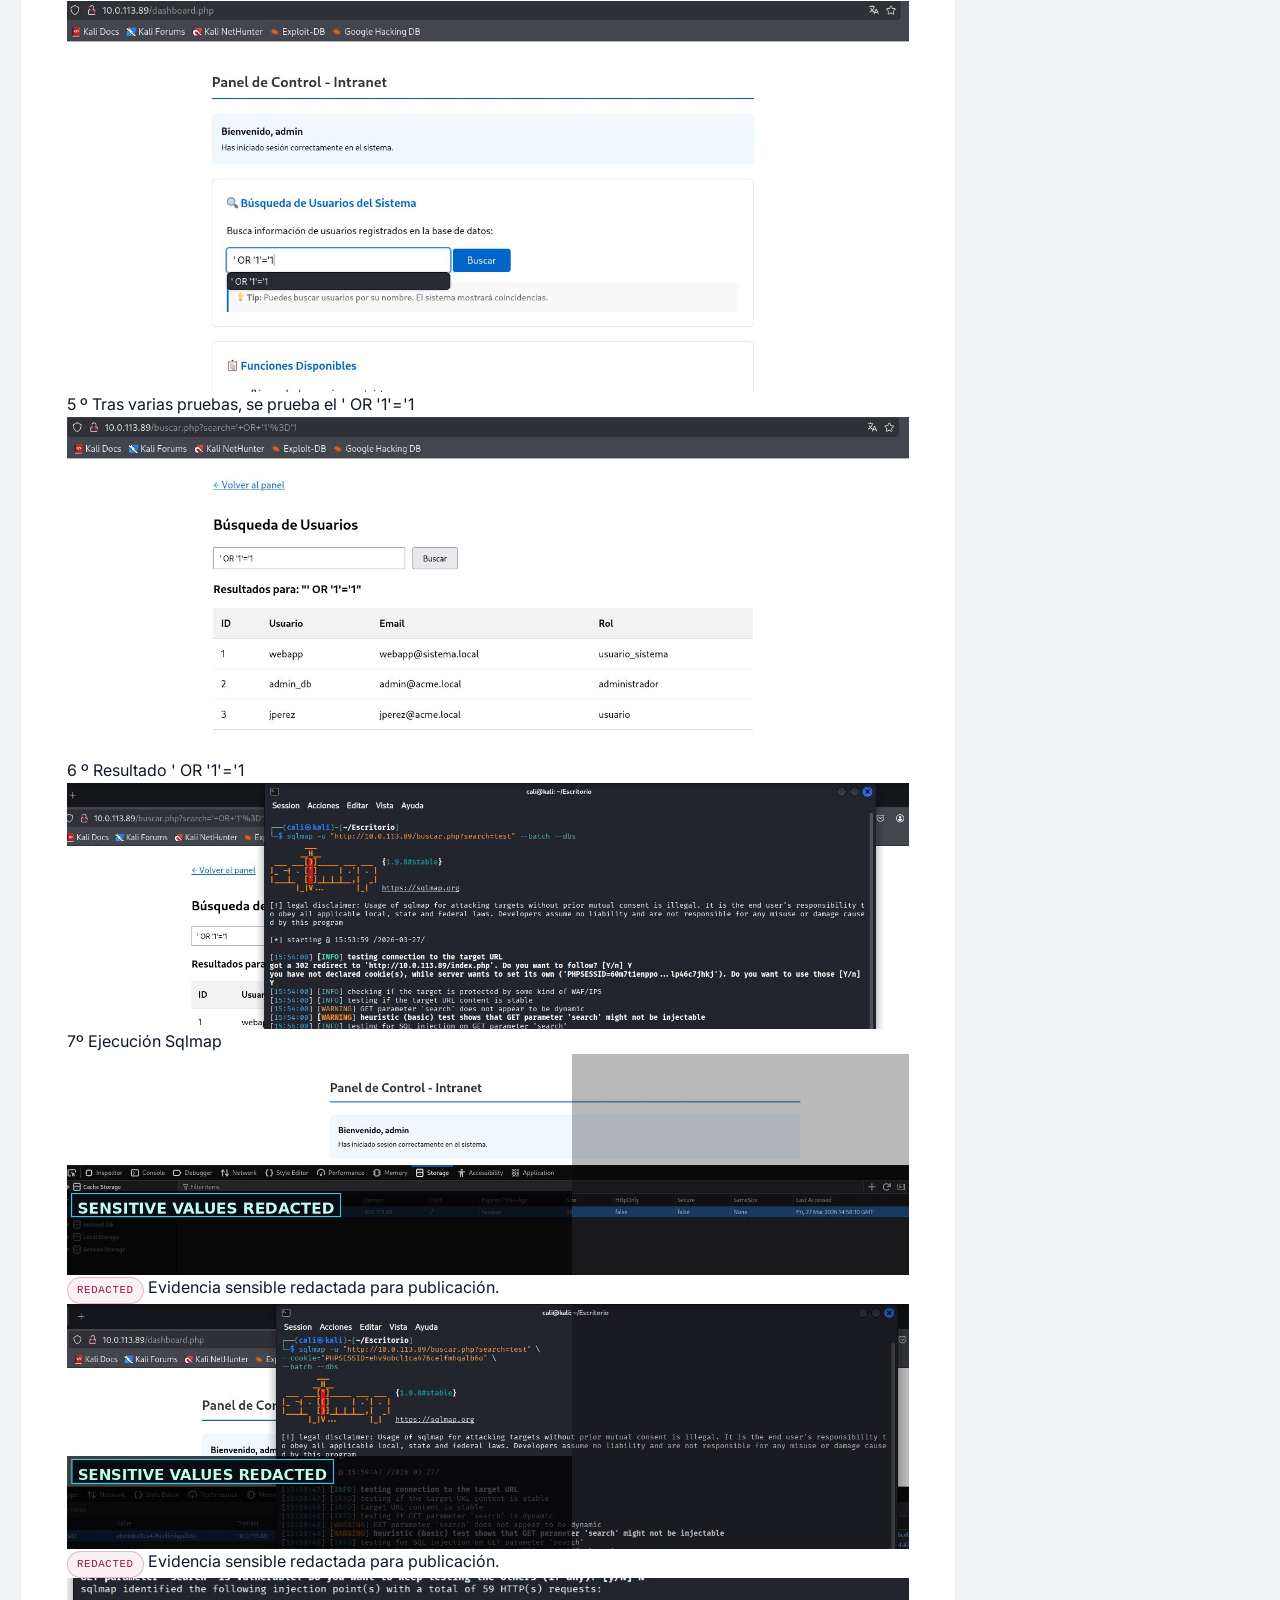
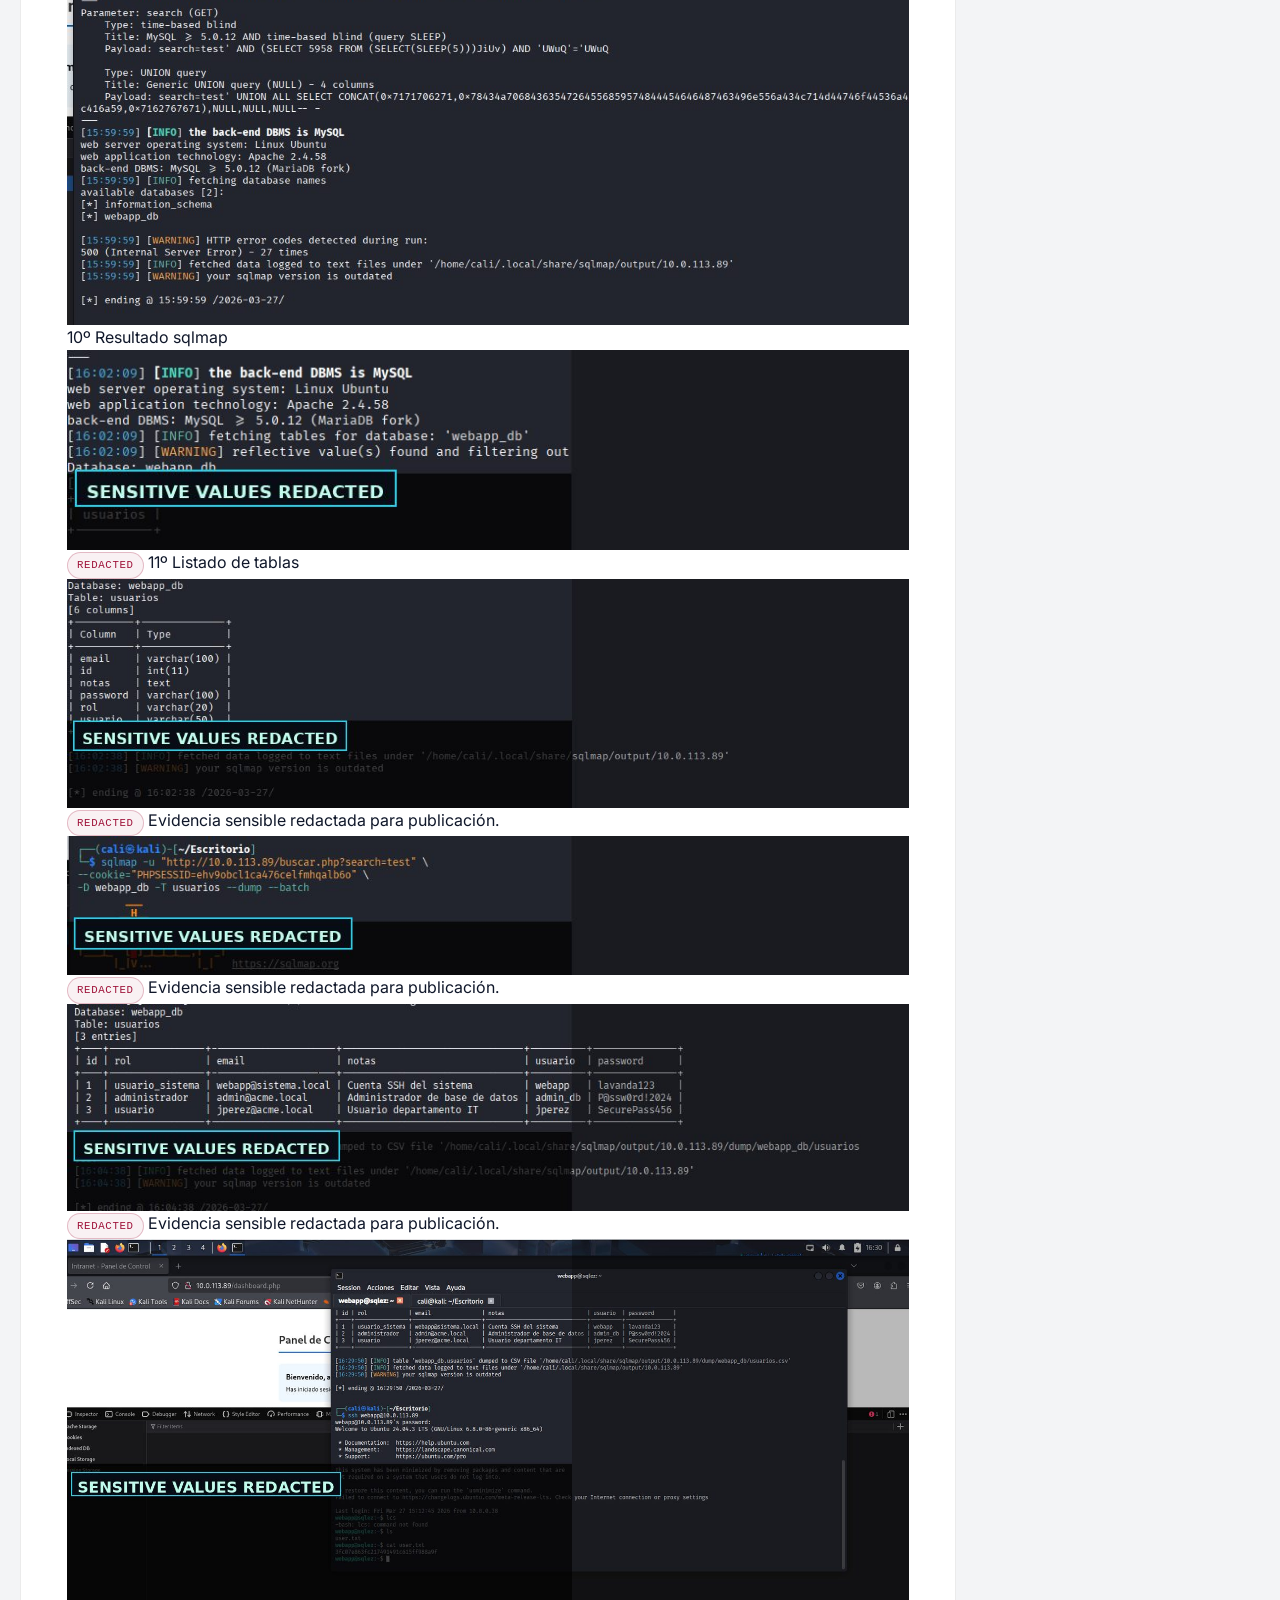
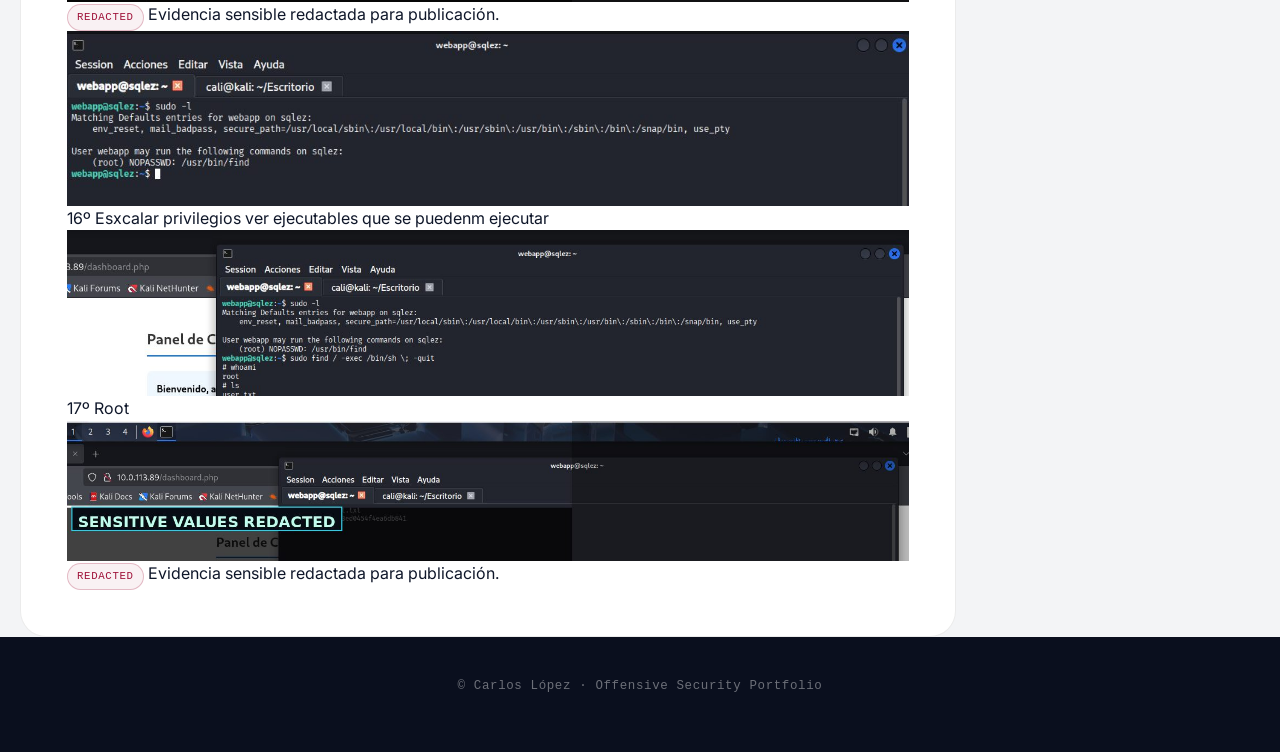
<file: writeups/sql-injection-sqlmap.html>
<!DOCTYPE html>
<html lang="es"><head><meta charset="utf-8"/><meta content="width=device-width, initial-scale=1.0" name="viewport"/><title>SQL Injection: bypass, enumeración y acceso | Carlos López</title><meta content="Explotación de una aplicación vulnerable a SQL Injection combinando pruebas manuales, sqlmap y reutilización de credenciales." name="description"/><meta content="SQL Injection: bypass, enumeración y acceso" property="og:title"/><meta content="Explotación de una aplicación vulnerable a SQL Injection combinando pruebas manuales, sqlmap y reutilización de credenciales." property="og:description"/><meta content="article" property="og:type"/><link href="https://fonts.googleapis.com" rel="preconnect"/><link crossorigin="" href="https://fonts.gstatic.com" rel="preconnect"/><link href="https://fonts.googleapis.com/css2?family=Inter:wght@300;400;500;600;700;800;900&amp;display=swap" rel="stylesheet"/><link href="../assets/writeups/writeups.css" rel="stylesheet"/></head><body><nav class="nav"><a class="brand" href="../index.html"><span class="brand-mark">CL</span><span>Carlos López</span></a><div class="nav-links"><a href="../index.html">Portfolio</a><a class="active" href="../writeups.html">Writeups</a><a href="../index.html#contact">Contact</a></div></nav><header class="detail-hero"><div class="container"><div class="breadcrumb"><a href="../writeups.html">← Cybersecurity Writeups</a> / Web Security</div><div class="eyebrow">Web Security · Medium · 8 min</div><h1>SQL Injection: bypass, enumeración y acceso</h1><p class="lead">Explotación de una aplicación vulnerable a SQL Injection combinando pruebas manuales, sqlmap y reutilización de credenciales.</p><div class="tag-strip"><span class="tag">SQLi</span><span class="tag">sqlmap</span><span class="tag">SSH</span><span class="tag">Privilege Escalation</span></div><div class="hero-actions"><a class="btn btn-secondary" href="../writeups.html">Volver a la biblioteca</a></div></div></header><main class="container detail-grid"><article class="article"><div class="article-cover"><img alt="Cover del writeup SQL Injection: bypass, enumeración y acceso" src="../assets/writeups/img/sql-injection-sqlmap-01-1o-resultado-nmap.jpg"/></div><div class="article-content"><div class="mini-metrics"><div class="mini"><span>Fuente visual</span><strong>Capturas originales</strong></div><div class="mini"><span>Formato</span><strong>Resumen profesional</strong></div><div class="mini"><span>Datos sensibles</span><strong>Redactados</strong></div><div class="mini"><span>Docs</span><strong>No publicados</strong></div></div><div class="callout"><strong>Versión pública:</strong> este writeup se ha construido directamente desde las imágenes del laboratorio. No se publican documentos externos, enunciados académicos, logos universitarios, flags, contraseñas, cookies ni tokens.</div><h2 id="summary">Resumen ejecutivo</h2><p>Explotación de una aplicación vulnerable a SQL Injection combinando pruebas manuales, sqlmap y reutilización de credenciales.</p><h2 id="methodology">Metodología</h2><p>El contenido se presenta como una secuencia de evidencias: cada fase resume qué se hizo, qué se validó y qué demuestra la captura. El objetivo es que un reclutador pueda entender la metodología sin tener que abrir documentación externa.</p><h2 id="steps">Pasos resumidos con evidencias</h2><div class="evidence-steps"><div class="evidence-step"><div class="evidence-step-num">01</div><div class="evidence-step-body"><h3>Reconocimiento inicial con Nmap</h3><p>Fase documentada con capturas reales del laboratorio y explicada de forma resumida para lectura rápida.</p><div class="evidence-note">Evidencia integrada desde la carpeta original del laboratorio, sin documentación externa y con datos sensibles ocultos.</div><div class="step-evidence-grid"><figure class="step-evidence"><img alt="Reconocimiento inicial con Nmap" loading="lazy" src="../assets/writeups/img/sql-injection-sqlmap-01-1o-resultado-nmap.jpg"/><figcaption>1º Resultado NMAP</figcaption></figure><figure class="step-evidence"><img alt="Reconocimiento inicial con Nmap" loading="lazy" src="../assets/writeups/img/sql-injection-sqlmap-02-2o-acceso-a-web-principal.jpg"/><figcaption>2º Acceso a web principal</figcaption></figure><figure class="step-evidence"><img alt="Reconocimiento inicial con Nmap" loading="lazy" src="../assets/writeups/img/sql-injection-sqlmap-03-3-o-prueba-payload-or-1-1.jpg"/><figcaption>3 º Prueba payload ' OR 1=1 --</figcaption></figure></div></div></div><div class="evidence-step"><div class="evidence-step-num">02</div><div class="evidence-step-body"><h3>Acceso a la aplicación y prueba manual de payloads</h3><p>Fase documentada con capturas reales del laboratorio y explicada de forma resumida para lectura rápida.</p><div class="evidence-note">Evidencia integrada desde la carpeta original del laboratorio, sin documentación externa y con datos sensibles ocultos.</div><div class="step-evidence-grid"><figure class="step-evidence"><img alt="Acceso a la aplicación y prueba manual de payloads" loading="lazy" src="../assets/writeups/img/sql-injection-sqlmap-04-4-o-resultado-payload-or-1-1.jpg"/><figcaption>4 º Resultado payload ' OR 1=1 --</figcaption></figure><figure class="step-evidence"><img alt="Acceso a la aplicación y prueba manual de payloads" loading="lazy" src="../assets/writeups/img/sql-injection-sqlmap-05-5-o-tras-varias-pruebas-se-prueba-el-or-1-1.jpg"/><figcaption>5 º Tras varias pruebas, se prueba el ' OR '1'='1</figcaption></figure></div></div></div><div class="evidence-step"><div class="evidence-step-num">03</div><div class="evidence-step-body"><h3>Confirmación de bypass por inyección SQL</h3><p>Fase documentada con capturas reales del laboratorio y explicada de forma resumida para lectura rápida.</p><div class="evidence-note">Evidencia integrada desde la carpeta original del laboratorio, sin documentación externa y con datos sensibles ocultos.</div><div class="step-evidence-grid"><figure class="step-evidence"><img alt="Confirmación de bypass por inyección SQL" loading="lazy" src="../assets/writeups/img/sql-injection-sqlmap-06-6-o-resultado-or-1-1.jpg"/><figcaption>6 º Resultado ' OR '1'='1</figcaption></figure><figure class="step-evidence"><img alt="Confirmación de bypass por inyección SQL" loading="lazy" src="../assets/writeups/img/sql-injection-sqlmap-07-7o-ejecucion-sqlmap.jpg"/><figcaption>7º Ejecución Sqlmap</figcaption></figure><figure class="step-evidence"><img alt="Confirmación de bypass por inyección SQL" loading="lazy" src="../assets/writeups/img/sql-injection-sqlmap-08-8o-para-ejecutar-sqlmap-nos-pide-una-cookie-que-obtuvimos-al.jpg"/><figcaption><span class="redacted-badge">redacted</span> Evidencia sensible redactada para publicación.</figcaption></figure></div></div></div><div class="evidence-step"><div class="evidence-step-num">04</div><div class="evidence-step-body"><h3>Automatización con sqlmap usando sesión autenticada</h3><p>Fase documentada con capturas reales del laboratorio y explicada de forma resumida para lectura rápida.</p><div class="evidence-note">Evidencia integrada desde la carpeta original del laboratorio, sin documentación externa y con datos sensibles ocultos.</div><div class="step-evidence-grid"><figure class="step-evidence"><img alt="Automatización con sqlmap usando sesión autenticada" loading="lazy" src="../assets/writeups/img/sql-injection-sqlmap-09-9o-ejecutar-sqlmap-con-cookie.jpg"/><figcaption><span class="redacted-badge">redacted</span> Evidencia sensible redactada para publicación.</figcaption></figure><figure class="step-evidence"><img alt="Automatización con sqlmap usando sesión autenticada" loading="lazy" src="../assets/writeups/img/sql-injection-sqlmap-10-10o-resultado-sqlmap.jpg"/><figcaption>10º Resultado sqlmap</figcaption></figure></div></div></div><div class="evidence-step"><div class="evidence-step-num">05</div><div class="evidence-step-body"><h3>Enumeración de base de datos y extracción saneada</h3><p>Fase documentada con capturas reales del laboratorio y explicada de forma resumida para lectura rápida.</p><div class="evidence-note">Evidencia integrada desde la carpeta original del laboratorio, sin documentación externa y con datos sensibles ocultos.</div><div class="step-evidence-grid"><figure class="step-evidence"><img alt="Enumeración de base de datos y extracción saneada" loading="lazy" src="../assets/writeups/img/sql-injection-sqlmap-11-11o-listado-de-tablas.jpg"/><figcaption><span class="redacted-badge">redacted</span> 11º Listado de tablas</figcaption></figure><figure class="step-evidence"><img alt="Enumeración de base de datos y extracción saneada" loading="lazy" src="../assets/writeups/img/sql-injection-sqlmap-12-12ocloumna-de-tabla-usuarios.jpg"/><figcaption><span class="redacted-badge">redacted</span> Evidencia sensible redactada para publicación.</figcaption></figure><figure class="step-evidence"><img alt="Enumeración de base de datos y extracción saneada" loading="lazy" src="../assets/writeups/img/sql-injection-sqlmap-13-13opayload-obtener-usuarios.jpg"/><figcaption><span class="redacted-badge">redacted</span> Evidencia sensible redactada para publicación.</figcaption></figure></div></div></div><div class="evidence-step"><div class="evidence-step-num">06</div><div class="evidence-step-body"><h3>Acceso inicial y revisión de permisos</h3><p>Fase documentada con capturas reales del laboratorio y explicada de forma resumida para lectura rápida.</p><div class="evidence-note">Evidencia integrada desde la carpeta original del laboratorio, sin documentación externa y con datos sensibles ocultos.</div><div class="step-evidence-grid"><figure class="step-evidence"><img alt="Acceso inicial y revisión de permisos" loading="lazy" src="../assets/writeups/img/sql-injection-sqlmap-14-14oresultado-obtener-usuarios.jpg"/><figcaption><span class="redacted-badge">redacted</span> Evidencia sensible redactada para publicación.</figcaption></figure><figure class="step-evidence"><img alt="Acceso inicial y revisión de permisos" loading="lazy" src="../assets/writeups/img/sql-injection-sqlmap-15-15oacceso-ssh-y-flag.jpg"/><figcaption><span class="redacted-badge">redacted</span> Evidencia sensible redactada para publicación.</figcaption></figure></div></div></div><div class="evidence-step"><div class="evidence-step-num">07</div><div class="evidence-step-body"><h3>Escalada de privilegios con valores sensibles ocultos</h3><p>Fase documentada con capturas reales del laboratorio y explicada de forma resumida para lectura rápida.</p><div class="evidence-note">Evidencia integrada desde la carpeta original del laboratorio, sin documentación externa y con datos sensibles ocultos.</div><div class="step-evidence-grid"><figure class="step-evidence"><img alt="Escalada de privilegios con valores sensibles ocultos" loading="lazy" src="../assets/writeups/img/sql-injection-sqlmap-16-16o-esxcalar-privilegios-ver-ejecutables-que-se-puedenm-ejec.jpg"/><figcaption>16º Esxcalar privilegios ver ejecutables que se puedenm ejecutar</figcaption></figure><figure class="step-evidence"><img alt="Escalada de privilegios con valores sensibles ocultos" loading="lazy" src="../assets/writeups/img/sql-injection-sqlmap-17-17o-root.jpg"/><figcaption>17º Root</figcaption></figure><figure class="step-evidence"><img alt="Escalada de privilegios con valores sensibles ocultos" loading="lazy" src="../assets/writeups/img/sql-injection-sqlmap-18-18o-flag-root.jpg"/><figcaption><span class="redacted-badge">redacted</span> Evidencia sensible redactada para publicación.</figcaption></figure></div></div></div></div><h2 id="findings">Hallazgos y aprendizaje técnico</h2><div class="accordion"><details open=""><summary>Validación insuficiente de entradas controladas por usuario.</summary><p>Hallazgo resumido en lenguaje profesional, orientado a explicar impacto, evidencia y posible mitigación.</p></details><details open=""><summary>Exposición de rutas, código o configuración que facilita la cadena de ataque.</summary><p>Hallazgo resumido en lenguaje profesional, orientado a explicar impacto, evidencia y posible mitigación.</p></details><details open=""><summary>La combinación de vulnerabilidades menores puede terminar en compromiso completo.</summary><p>Hallazgo resumido en lenguaje profesional, orientado a explicar impacto, evidencia y posible mitigación.</p></details></div><h2 id="gallery">Galería de evidencias</h2><p>Selección completa de capturas del laboratorio, saneadas para publicación profesional.</p><div class="evidence-grid all-evidence"><figure class="evidence"><img alt="1º Resultado NMAP" loading="lazy" src="../assets/writeups/img/sql-injection-sqlmap-01-1o-resultado-nmap.jpg"/><figcaption>1º Resultado NMAP</figcaption></figure><figure class="evidence"><img alt="2º Acceso a web principal" loading="lazy" src="../assets/writeups/img/sql-injection-sqlmap-02-2o-acceso-a-web-principal.jpg"/><figcaption>2º Acceso a web principal</figcaption></figure><figure class="evidence"><img alt="3 º Prueba payload ' OR 1=1 --" loading="lazy" src="../assets/writeups/img/sql-injection-sqlmap-03-3-o-prueba-payload-or-1-1.jpg"/><figcaption>3 º Prueba payload ' OR 1=1 --</figcaption></figure><figure class="evidence"><img alt="4 º Resultado payload ' OR 1=1 --" loading="lazy" src="../assets/writeups/img/sql-injection-sqlmap-04-4-o-resultado-payload-or-1-1.jpg"/><figcaption>4 º Resultado payload ' OR 1=1 --</figcaption></figure><figure class="evidence"><img alt="5 º Tras varias pruebas, se prueba el ' OR '1'='1" loading="lazy" src="../assets/writeups/img/sql-injection-sqlmap-05-5-o-tras-varias-pruebas-se-prueba-el-or-1-1.jpg"/><figcaption>5 º Tras varias pruebas, se prueba el ' OR '1'='1</figcaption></figure><figure class="evidence"><img alt="6 º Resultado ' OR '1'='1" loading="lazy" src="../assets/writeups/img/sql-injection-sqlmap-06-6-o-resultado-or-1-1.jpg"/><figcaption>6 º Resultado ' OR '1'='1</figcaption></figure><figure class="evidence"><img alt="7º Ejecución Sqlmap" loading="lazy" src="../assets/writeups/img/sql-injection-sqlmap-07-7o-ejecucion-sqlmap.jpg"/><figcaption>7º Ejecución Sqlmap</figcaption></figure><figure class="evidence"><img alt="8º Para ejecutar sqlmap nos pide una cookie que obtuvimos al acceder con la inyeccion, aqui la sacamos" loading="lazy" src="../assets/writeups/img/sql-injection-sqlmap-08-8o-para-ejecutar-sqlmap-nos-pide-una-cookie-que-obtuvimos-al.jpg"/><figcaption><span class="redacted-badge">redacted</span> Evidencia sensible redactada para publicación.</figcaption></figure><figure class="evidence"><img alt="9º Ejecutar sqlmap con cookie" loading="lazy" src="../assets/writeups/img/sql-injection-sqlmap-09-9o-ejecutar-sqlmap-con-cookie.jpg"/><figcaption><span class="redacted-badge">redacted</span> Evidencia sensible redactada para publicación.</figcaption></figure><figure class="evidence"><img alt="10º Resultado sqlmap" loading="lazy" src="../assets/writeups/img/sql-injection-sqlmap-10-10o-resultado-sqlmap.jpg"/><figcaption>10º Resultado sqlmap</figcaption></figure><figure class="evidence"><img alt="11º Listado de tablas" loading="lazy" src="../assets/writeups/img/sql-injection-sqlmap-11-11o-listado-de-tablas.jpg"/><figcaption><span class="redacted-badge">redacted</span> 11º Listado de tablas</figcaption></figure><figure class="evidence"><img alt="12ºCloumna de tabla usuarios" loading="lazy" src="../assets/writeups/img/sql-injection-sqlmap-12-12ocloumna-de-tabla-usuarios.jpg"/><figcaption><span class="redacted-badge">redacted</span> Evidencia sensible redactada para publicación.</figcaption></figure><figure class="evidence"><img alt="13ºPayload obtener usuarios" loading="lazy" src="../assets/writeups/img/sql-injection-sqlmap-13-13opayload-obtener-usuarios.jpg"/><figcaption><span class="redacted-badge">redacted</span> Evidencia sensible redactada para publicación.</figcaption></figure><figure class="evidence"><img alt="14ºResultado obtener usuarios" loading="lazy" src="../assets/writeups/img/sql-injection-sqlmap-14-14oresultado-obtener-usuarios.jpg"/><figcaption><span class="redacted-badge">redacted</span> Evidencia sensible redactada para publicación.</figcaption></figure><figure class="evidence"><img alt="15ºAcceso ssh y flag" loading="lazy" src="../assets/writeups/img/sql-injection-sqlmap-15-15oacceso-ssh-y-flag.jpg"/><figcaption><span class="redacted-badge">redacted</span> Evidencia sensible redactada para publicación.</figcaption></figure><figure class="evidence"><img alt="16º Esxcalar privilegios ver ejecutables que se puedenm ejecutar" loading="lazy" src="../assets/writeups/img/sql-injection-sqlmap-16-16o-esxcalar-privilegios-ver-ejecutables-que-se-puedenm-ejec.jpg"/><figcaption>16º Esxcalar privilegios ver ejecutables que se puedenm ejecutar</figcaption></figure><figure class="evidence"><img alt="17º Root" loading="lazy" src="../assets/writeups/img/sql-injection-sqlmap-17-17o-root.jpg"/><figcaption>17º Root</figcaption></figure><figure class="evidence"><img alt="18º Flag Root" loading="lazy" src="../assets/writeups/img/sql-injection-sqlmap-18-18o-flag-root.jpg"/><figcaption><span class="redacted-badge">redacted</span> Evidencia sensible redactada para publicación.</figcaption></figure></div></div></article><aside class="toc"><h3>Índice</h3><a href="#summary">Resumen ejecutivo</a><a href="#methodology">Metodología</a><a href="#steps">Pasos con evidencias</a><a href="#findings">Hallazgos</a><a href="#gallery">Galería</a></aside></main><footer class="page-footer">© Carlos López · Offensive Security Portfolio</footer><script src="../assets/writeups/writeups.js"></script></body></html>
</file>
<file: assets/portfolio/portfolio.css>
/* ============================================================
   CARLOS LÓPEZ JIMÉNEZ — PROFESSIONAL PORTFOLIO CSS
   Balanced portfolio · Cybersecurity · Product · Development
   ============================================================ */

:root {
  --bg: #f5f7f8;
  --paper: #ffffff;
  --surface: #eef3f4;
  --ink: #0b1720;
  --muted: #61717a;
  --muted-light: #8a99a1;
  --line: rgba(11, 23, 32, 0.1);
  --line-strong: rgba(11, 23, 32, 0.18);
  --brand: #1e6f82;
  --brand-dark: #114a58;
  --brand-soft: rgba(30, 111, 130, 0.12);
  --dark: #071014;
  --dark-2: #0d171a;
  --dark-3: #121f23;
  --accent: #dff3f6;
  --radius-xl: 34px;
  --radius-lg: 24px;
  --radius-md: 16px;
  --shadow-soft: 0 24px 70px rgba(10, 25, 35, 0.1);
  --shadow-card: 0 18px 42px rgba(12, 27, 35, 0.12);
  --font-display: "Archivo", system-ui, sans-serif;
  --font-body: "Inter", system-ui, sans-serif;
  --font-mono: "IBM Plex Mono", ui-monospace, SFMono-Regular, Menlo, monospace;
  --ease: cubic-bezier(.2,.8,.2,1);
}

* { box-sizing: border-box; }
html { scroll-behavior: smooth; }
body {
  margin: 0;
  background:
    radial-gradient(circle at 15% 8%, rgba(30, 111, 130, 0.14), transparent 34%),
    linear-gradient(180deg, #fbfcfd 0%, var(--bg) 45%, #edf3f4 100%);
  color: var(--ink);
  font-family: var(--font-body);
  overflow-x: hidden;
}
body::selection { background: var(--brand); color: #fff; }
a { color: inherit; text-decoration: none; }
img { max-width: 100%; display: block; }

.cursor {
  position: fixed;
  top: 0;
  left: 0;
  width: 18px;
  height: 18px;
  border: 1px solid rgba(30, 111, 130, .5);
  border-radius: 999px;
  pointer-events: none;
  transform: translate(-50%, -50%);
  z-index: 9999;
  transition: width .2s var(--ease), height .2s var(--ease), background .2s var(--ease);
}
.cursor.is-active { width: 44px; height: 44px; background: rgba(30,111,130,.08); }

.nav {
  position: fixed;
  top: 20px;
  left: 50%;
  transform: translateX(-50%);
  z-index: 1000;
  width: min(1120px, calc(100% - 32px));
  min-height: 66px;
  padding: 10px 12px;
  border: 1px solid rgba(255,255,255,.78);
  border-radius: 999px;
  background: rgba(255,255,255,.78);
  backdrop-filter: blur(20px);
  box-shadow: 0 14px 40px rgba(8, 23, 32, .1);
  display: flex;
  align-items: center;
  gap: 18px;
}
.brand { display: inline-flex; align-items: center; gap: 10px; font-weight: 900; }
.brand-mark {
  display: grid;
  place-items: center;
  width: 42px;
  height: 42px;
  border-radius: 50%;
  background: var(--dark);
  color: #fff;
  font-family: var(--font-display);
  letter-spacing: -.04em;
}
.brand-text { white-space: nowrap; }
.nav-links { margin-left: auto; display: flex; align-items: center; gap: 6px; }
.nav-links a {
  padding: 10px 12px;
  border-radius: 999px;
  color: rgba(11,23,32,.72);
  font-size: .92rem;
  font-weight: 700;
  transition: color .2s var(--ease), background .2s var(--ease);
}
.nav-links a:hover { color: var(--ink); background: rgba(30,111,130,.08); }
.hire-btn, .btn, .project-link, .under-link, .about-cta {
  display: inline-flex;
  align-items: center;
  justify-content: center;
  min-height: 44px;
  border-radius: 999px;
  font-weight: 800;
  transition: transform .2s var(--ease), box-shadow .2s var(--ease), background .2s var(--ease), border-color .2s var(--ease);
}
.hire-btn { padding: 0 18px; background: var(--brand); color: #fff; }
.hire-btn:hover, .btn:hover, .project-link:hover { transform: translateY(-2px); }
.nav-toggle { display: none; margin-left: auto; border: 0; background: transparent; width: 42px; height: 42px; }
.nav-toggle span { display: block; width: 22px; height: 2px; margin: 6px auto; background: var(--ink); }

.hero {
  min-height: 100vh;
  padding: 132px 24px 56px;
  display: grid;
  place-items: center;
  position: relative;
  overflow: hidden;
}
.hero-lines {
  position: absolute;
  inset: 0;
  background-image: linear-gradient(rgba(30,111,130,.07) 1px, transparent 1px), linear-gradient(90deg, rgba(30,111,130,.07) 1px, transparent 1px);
  background-size: 64px 64px;
  mask-image: radial-gradient(circle at center, #000 0%, transparent 72%);
  pointer-events: none;
}
.hero-content { position: relative; width: min(1180px, 100%); min-height: 620px; display: grid; align-items: center; }
.hero-kicker { align-self: start; display: flex; flex-wrap: wrap; gap: 10px; align-items: center; }
.status-badge, .hero-role, .eyebrow {
  font-family: var(--font-mono);
  text-transform: uppercase;
  letter-spacing: .12em;
  font-size: .72rem;
  font-weight: 700;
}
.status-badge { padding: 9px 12px; border-radius: 999px; background: var(--brand); color: #fff; }
.hero-role { color: var(--muted); }
.hero-name {
  margin: 52px 0 0;
  font-family: var(--font-display);
  font-size: clamp(5rem, 16vw, 15rem);
  line-height: .75;
  letter-spacing: -.09em;
  text-transform: uppercase;
  z-index: 2;
}
.hero-name span { display: block; }
.name-stroke { color: transparent; -webkit-text-stroke: 2px rgba(11,23,32,.85); }
.hero-portrait {
  position: absolute;
  left: 50%;
  top: 18%;
  width: min(420px, 36vw);
  transform: translateX(-50%);
  z-index: 1;
  margin: 0;
  filter: drop-shadow(0 24px 55px rgba(11,23,32,.16));
}
.hero-portrait img { width: 100%; object-fit: contain; }
.hero-copy {
  position: absolute;
  right: 0;
  bottom: 68px;
  width: min(510px, 46vw);
  z-index: 3;
  padding: 26px;
  border: 1px solid rgba(255,255,255,.8);
  border-radius: var(--radius-lg);
  background: rgba(255,255,255,.76);
  backdrop-filter: blur(18px);
  box-shadow: var(--shadow-soft);
}
.hero-copy p { margin: 0 0 20px; color: var(--muted); font-size: 1.04rem; line-height: 1.7; }
.hero-actions { display: flex; flex-wrap: wrap; gap: 10px; }
.btn { padding: 0 17px; border: 1px solid var(--line); font-size: .92rem; }
.btn-dark { background: var(--dark); color: #fff; border-color: var(--dark); }
.btn-light { background: var(--paper); color: var(--ink); }
.btn-ghost { background: rgba(30,111,130,.08); color: var(--brand-dark); }
.scroll-hint { position: absolute; left: 0; bottom: 40px; display: flex; gap: 10px; align-items: center; color: var(--muted); font-family: var(--font-mono); font-size: .75rem; text-transform: uppercase; }
.scroll-arrow { font-style: normal; }

.marquee { overflow: hidden; border-block: 1px solid var(--line); background: rgba(255,255,255,.58); }
.marquee-track { display: flex; width: max-content; animation: marquee 32s linear infinite; padding: 18px 0; font-family: var(--font-display); font-weight: 900; letter-spacing: .06em; color: rgba(11,23,32,.68); }
.marquee-track span { padding: 0 12px; white-space: nowrap; }
.dot { color: var(--brand); }
@keyframes marquee { to { transform: translateX(-50%); } }

main { position: relative; z-index: 1; }
section { padding: 108px 24px; }
.section-grid { width: min(1120px, 100%); margin: 0 auto; display: grid; grid-template-columns: .85fr 1.15fr; gap: 72px; align-items: start; }
.section-title h2, .section-heading h2, .split-intro h2, .work-head h2, .footer h2 {
  margin: 10px 0 0;
  font-family: var(--font-display);
  font-size: clamp(2.4rem, 6vw, 5.8rem);
  line-height: .9;
  letter-spacing: -.06em;
}
.section-copy p, .section-heading p, .split-intro p, .timeline-item p, .capability p, .project-body p, .future-projects p {
  color: var(--muted);
  line-height: 1.75;
  font-size: 1rem;
}
.eyebrow { color: var(--brand); margin: 0; }
.about-section { background: linear-gradient(180deg, rgba(255,255,255,.35), transparent); }
.about-highlights { display: flex; flex-wrap: wrap; gap: 10px; margin-top: 24px; }
.about-highlights span, .project-tags span, .cap-tags span, .tools-list span {
  display: inline-flex;
  align-items: center;
  min-height: 34px;
  padding: 0 12px;
  border-radius: 999px;
  background: rgba(255,255,255,.85);
  border: 1px solid var(--line);
  color: var(--ink);
  font-size: .86rem;
  font-weight: 750;
}
.about-metrics {
  width: min(1120px, 100%);
  margin: 58px auto 0;
  display: grid;
  grid-template-columns: repeat(3, 1fr);
  gap: 16px;
}
.about-metrics div, .timeline-item, .skill-group, .future-projects {
  border: 1px solid var(--line);
  border-radius: var(--radius-lg);
  background: rgba(255,255,255,.72);
  box-shadow: var(--shadow-soft);
  padding: 24px;
}
.about-metrics strong { display: block; font-family: var(--font-display); font-size: 3.1rem; line-height: .9; letter-spacing: -.05em; }
.about-metrics span { display: block; color: var(--muted); margin-top: 10px; }

.section-heading { width: min(1120px, 100%); margin: 0 auto 42px; display: grid; grid-template-columns: .9fr 1.1fr; gap: 54px; align-items: end; }
.projects-section { background: var(--dark); color: #f4f7f8; }
.projects-section .section-heading p, .projects-section .eyebrow { color: #8fb7c0; }
.projects-section .section-heading h2 { color: #fff; }
.projects-grid { width: min(1120px, 100%); margin: 0 auto; display: grid; gap: 24px; }
.project-card {
  overflow: hidden;
  border: 1px solid rgba(255,255,255,.11);
  border-radius: var(--radius-xl);
  background: linear-gradient(135deg, rgba(255,255,255,.08), rgba(255,255,255,.03));
  box-shadow: 0 30px 90px rgba(0,0,0,.28);
  display: grid;
  grid-template-columns: 1.08fr .92fr;
  min-height: 430px;
}
.project-media { padding: 30px; background: radial-gradient(circle at 50% 30%, rgba(30,111,130,.32), transparent 55%); display: grid; place-items: center; }
.project-media-padel { background: radial-gradient(circle at 50% 30%, rgba(32,166,130,.24), transparent 55%); }
.project-media img { width: min(560px, 100%); border-radius: 28px; box-shadow: 0 28px 70px rgba(0,0,0,.28); }
.project-body { padding: clamp(30px, 5vw, 56px); display: flex; flex-direction: column; justify-content: center; }
.project-body h3 { margin: 8px 0 10px; font-family: var(--font-display); font-size: clamp(2.6rem, 7vw, 5.8rem); line-height: .88; letter-spacing: -.07em; }
.project-body p { color: #b9c8cc; font-size: 1.05rem; }
.project-tags { display: flex; flex-wrap: wrap; gap: 9px; margin: 16px 0 26px; }
.project-tags span { background: rgba(255,255,255,.09); color: #e9f3f5; border-color: rgba(255,255,255,.14); }
.project-actions { display: flex; flex-wrap: wrap; gap: 10px; }
.project-link { padding: 0 16px; background: #fff; color: var(--dark); }
.project-link.secondary { background: transparent; color: #fff; border: 1px solid rgba(255,255,255,.24); }
.future-projects { width: min(1120px, 100%); margin: 24px auto 0; background: rgba(255,255,255,.06); border-color: rgba(255,255,255,.12); box-shadow: none; display: flex; justify-content: space-between; gap: 20px; align-items: center; }
.future-projects span { color: #fff; font-weight: 900; font-family: var(--font-display); font-size: 1.35rem; }
.future-projects p { margin: 0; color: #b9c8cc; max-width: 720px; }

.split-section { background: #f7fafb; }
.split-intro { width: min(1120px, 100%); margin: 0 auto 36px; display: grid; grid-template-columns: 1fr 1fr; gap: 60px; align-items: end; }
.capability-grid { width: min(1120px, 100%); margin: 0 auto; display: grid; grid-template-columns: repeat(3, 1fr); gap: 18px; }
.capability { position: relative; min-height: 360px; padding: 28px; border: 1px solid var(--line); border-radius: var(--radius-lg); background: rgba(255,255,255,.78); box-shadow: var(--shadow-card); overflow: hidden; }
.capability::after { content: ""; position: absolute; inset: auto -25% -35% 20%; height: 170px; background: radial-gradient(circle, rgba(30,111,130,.16), transparent 68%); pointer-events: none; }
.capability-num { color: var(--brand); font-family: var(--font-mono); font-weight: 800; }
.capability-icon { margin: 28px 0 18px; font-size: 2rem; }
.capability h3, .timeline-item h3, .skill-group h3 { margin: 0 0 10px; font-size: 1.35rem; letter-spacing: -.03em; }
.cap-tags, .tools-list { display: flex; flex-wrap: wrap; gap: 8px; margin-top: 18px; }
.cap-tags span { background: var(--brand-soft); color: var(--brand-dark); border-color: rgba(30,111,130,.16); }

.work-section-professional { background: linear-gradient(180deg, #fff, #f4f7f8); }
.timeline { width: min(1120px, 100%); margin: 46px auto 0; display: grid; grid-template-columns: repeat(3, 1fr); gap: 18px; }
.timeline-item span { display: inline-flex; margin-bottom: 24px; color: var(--brand); font-family: var(--font-mono); font-weight: 800; }
.skills-section { background: var(--paper); }
.skills-grid { width: min(1120px, 100%); margin: 0 auto; display: grid; grid-template-columns: repeat(2, 1fr); gap: 18px; }
.skill-group { box-shadow: none; background: #f8fbfb; }
.tools-list span { background: #fff; }

.writeups-section { background: #eef3f4; }
.work-head { width: min(1120px, 100%); margin: 0 auto 34px; display: flex; justify-content: space-between; gap: 24px; align-items: end; }
.under-link { color: var(--brand-dark); min-height: auto; border-bottom: 2px solid rgba(30,111,130,.3); border-radius: 0; padding-bottom: 4px; }
.work-list { width: min(1120px, 100%); margin: 0 auto; display: grid; gap: 12px; }
.work-row { border: 1px solid var(--line); border-radius: 22px; background: rgba(255,255,255,.8); display: grid; grid-template-columns: 1.4fr .8fr 1fr; align-items: center; gap: 16px; padding: 18px 20px; transition: transform .2s var(--ease), background .2s var(--ease), box-shadow .2s var(--ease); }
.work-row:hover { transform: translateY(-2px); background: #fff; box-shadow: var(--shadow-card); }
.work-row-inner { display: flex; align-items: center; gap: 12px; }
.work-row-dot { width: 10px; height: 10px; border-radius: 50%; background: var(--brand); }
.work-row h3 { margin: 0; font-size: 1rem; }
.work-meta, .work-tags { color: var(--muted); font-size: .9rem; }
.floating-preview { position: fixed; width: 260px; height: 170px; border-radius: 20px; background-size: cover; background-position: center; pointer-events: none; opacity: 0; transform: translateY(-50%) scale(.95); z-index: 100; box-shadow: 0 20px 70px rgba(0,0,0,.25); transition: opacity .2s var(--ease), transform .2s var(--ease); }
.floating-preview.is-visible { opacity: 1; transform: translateY(-50%) scale(1); }

.footer { padding: 96px 24px 34px; background: var(--dark); color: #fff; }
.footer > div, .footer-copy { width: min(1120px, 100%); margin-inline: auto; }
.footer-links { margin-top: 34px; display: flex; flex-wrap: wrap; gap: 12px; }
.footer-links a { padding: 12px 16px; border-radius: 999px; background: rgba(255,255,255,.08); border: 1px solid rgba(255,255,255,.12); color: #e9f3f5; font-weight: 750; }
.footer-copy { margin-top: 60px; color: #8ca0a6; }

[data-reveal] { opacity: 0; transform: translateY(18px); transition: opacity .6s var(--ease), transform .6s var(--ease); }
[data-reveal].is-visible { opacity: 1; transform: none; }

@media (max-width: 980px) {
  .cursor { display: none; }
  .nav { border-radius: 28px; align-items: flex-start; flex-wrap: wrap; }
  .nav-toggle { display: block; }
  .nav-links, .hire-btn { display: none; }
  .nav.is-open .nav-links { display: grid; width: 100%; gap: 4px; padding: 8px 4px 0; }
  .nav.is-open .hire-btn { display: inline-flex; width: 100%; }
  .hero { padding-top: 116px; min-height: auto; }
  .hero-content { min-height: auto; display: block; }
  .hero-name { font-size: clamp(4.8rem, 22vw, 9rem); margin-top: 36px; }
  .hero-portrait { position: relative; top: auto; left: auto; transform: none !important; width: min(360px, 76vw); margin: 24px auto 0; }
  .hero-copy { position: relative; width: 100%; right: auto; bottom: auto; margin-top: 24px; }
  .scroll-hint { display: none; }
  .section-grid, .section-heading, .split-intro, .project-card { grid-template-columns: 1fr; gap: 28px; }
  .about-metrics, .capability-grid, .timeline, .skills-grid { grid-template-columns: 1fr; }
  .project-card { min-height: auto; }
  .project-media { min-height: 260px; }
  .future-projects { display: block; }
  .future-projects p { margin-top: 8px; }
  .work-head { display: block; }
  .work-row { grid-template-columns: 1fr; }
}

@media (max-width: 640px) {
  section { padding: 76px 18px; }
  .hero { padding-inline: 18px; }
  .hero-copy, .project-body, .capability, .timeline-item, .skill-group, .about-metrics div { padding: 20px; }
  .hero-actions, .project-actions { display: grid; grid-template-columns: 1fr; }
  .btn, .project-link { width: 100%; }
  .about-metrics strong { font-size: 2.4rem; }
  .footer { padding-inline: 18px; }
}
</file>
<file: assets/writeups/writeups.css>
/* ============================================================
   CARLOS LÓPEZ JIMÉNEZ — WRITEUPS CSS
   Cybersecurity Writeup Library · Design System
   ============================================================ */

:root {
  --bg: #f3f4f6;
  --paper: #ffffff;
  --surface: #f8fafc;
  --ink: #0f172a;
  --muted: #64748b;
  --muted-light: #94a3b8;
  --line: rgba(0,0,0,0.08);
  --line-strong: rgba(0,0,0,0.14);

  --dark: #0a0f1e;
  --dark-2: #0f172a;
  --dark-3: #1e293b;
  --dark-border: rgba(255,255,255,0.07);
  --dark-border-strong: rgba(255,255,255,0.13);
  --dark-muted: rgba(255,255,255,0.5);

  --cyan: #06b6d4;
  --cyan-dim: rgba(6,182,212,0.12);
  --danger: #9f1239;

  --font-display: "Archivo","Inter",sans-serif;
  --font-body: "Inter",sans-serif;
  --font-mono: "IBM Plex Mono",monospace;

  --r-xl: 28px;
  --r-lg: 20px;
  --r-md: 12px;
  --max: 1240px;
  --ease: cubic-bezier(0.16,1,0.3,1);
}

/* ── Reset ── */
*,*::before,*::after { box-sizing: border-box; margin: 0; padding: 0; }
html { scroll-behavior: smooth; overflow-x: hidden; }
body { overflow-x: hidden; background: var(--bg); color: var(--ink); font-family: var(--font-body); line-height: 1.55; -webkit-font-smoothing: antialiased; text-rendering: optimizeLegibility; }
a { color: inherit; text-decoration: none; }
button,input { font: inherit; }
img,svg,video { display: block; max-width: 100%; height: auto; }
p,h1,h2,h3,a,span,li { overflow-wrap: anywhere; }
.container { width: min(var(--max), calc(100% - 32px)); margin: 0 auto; }

/* ── Navigation ── */
.nav {
  position: sticky;
  top: 16px;
  z-index: 100;
  display: grid;
  grid-template-columns: 1fr auto auto;
  align-items: center;
  gap: 18px;
  width: min(calc(100% - 40px), var(--max));
  margin: 16px auto 0;
  padding: 12px 16px;
  border: 1px solid rgba(255,255,255,0.1);
  border-radius: 16px;
  background: rgba(10,15,30,0.86);
  backdrop-filter: blur(24px);
  -webkit-backdrop-filter: blur(24px);
  color: #fff;
}
.brand { display: inline-flex; align-items: center; gap: 12px; min-width: 0; font-weight: 800; text-transform: uppercase; letter-spacing: -.04em; color: #fff; }
.brand-mark { display: grid; flex: 0 0 auto; place-items: center; width: 40px; height: 40px; border-radius: 10px; background: var(--cyan); color: var(--dark); font-family: var(--font-mono); font-weight: 700; font-size: .84rem; letter-spacing: -.04em; }
.brand-text { white-space: nowrap; overflow: hidden; text-overflow: ellipsis; font-size: .9rem; color: rgba(255,255,255,0.88); }
.nav-toggle { display: none; }
.nav-links { display: flex; align-items: center; gap: 2px; font-size: .75rem; font-weight: 600; text-transform: uppercase; letter-spacing: .05em; }
.nav-links a { min-height: 36px; display: inline-flex; align-items: center; padding: 0 13px; border-radius: 8px; color: rgba(255,255,255,0.6); transition: .2s var(--ease); }
.nav-links a:hover,.nav-links a.active { color: #fff; background: rgba(255,255,255,0.1); }
.nav-links a.active { color: var(--cyan); }

/* ── Hero (Library) ── */
.hero,.detail-hero {
  position: relative;
  padding: 72px 0 52px;
  overflow: hidden;
  background: var(--dark);
  background-image:
    linear-gradient(rgba(6,182,212,0.035) 1px, transparent 1px),
    linear-gradient(90deg, rgba(6,182,212,0.035) 1px, transparent 1px);
  background-size: 52px 52px;
  color: #fff;
}
.hero::before,.detail-hero::before {
  content: "";
  position: absolute;
  width: 560px; height: 560px;
  left: 8%; top: -220px;
  border: 1px solid rgba(6,182,212,0.14);
  border-radius: 999px;
  pointer-events: none;
}

.library-header {
  display: grid;
  grid-template-columns: minmax(0,1fr) 320px;
  gap: 44px;
  align-items: end;
}

.eyebrow {
  display: inline-flex;
  align-items: center;
  gap: 10px;
  margin-bottom: 16px;
  color: var(--cyan);
  font-family: var(--font-mono);
  font-size: .68rem;
  letter-spacing: .18em;
  text-transform: uppercase;
}
.eyebrow::before { content: ""; display: block; width: 18px; height: 1px; background: var(--cyan); flex: 0 0 auto; }

h1,.section-title,h2,h3 { letter-spacing: -.06em; }
h1 {
  max-width: 900px;
  margin-bottom: 18px;
  font-family: var(--font-display);
  font-size: clamp(4.4rem, 12vw, 12rem);
  font-weight: 900;
  line-height: .78;
  text-transform: uppercase;
  overflow-wrap: normal;
  color: #fff;
}
.section-title {
  font-family: var(--font-display);
  font-size: clamp(2.8rem, 6.5vw, 6.5rem);
  line-height: .84;
  text-transform: uppercase;
  color: var(--ink);
}
.lead {
  max-width: 680px;
  color: rgba(255,255,255,0.65);
  font-size: clamp(.96rem, 1.3vw, 1.1rem);
  line-height: 1.7;
}

/* Library stats */
.library-stats,.mini-metrics {
  display: grid;
  grid-template-columns: repeat(2, minmax(0,1fr));
  gap: 1px;
  background: var(--dark-border-strong);
  border: 1px solid var(--dark-border-strong);
}
.mini { min-width: 0; padding: 20px; background: var(--dark-2); }
.mini span { display: block; color: var(--dark-muted); font-family: var(--font-mono); font-size: .68rem; text-transform: uppercase; letter-spacing: .12em; margin-bottom: 8px; }
.mini strong { display: block; font-family: var(--font-display); font-size: 2.2rem; line-height: .9; letter-spacing: -.07em; color: var(--cyan); }

/* ── Main section ── */
.section { padding: 44px 0 80px; background: var(--paper); }

/* Toolbar */
.toolbar-simple {
  display: grid;
  grid-template-columns: minmax(0,1.2fr) minmax(0,1fr) minmax(0,1fr);
  gap: 1px;
  margin-bottom: 52px;
  border: 1px solid var(--line-strong);
  background: var(--line);
}
.toolbar-field { min-width: 0; display: grid; gap: 12px; padding: 18px; background: var(--surface); }
.toolbar-label { color: var(--muted); font-family: var(--font-mono); font-size: .68rem; text-transform: uppercase; letter-spacing: .12em; }
.search {
  width: 100%;
  min-height: 48px;
  padding: 0 16px;
  border: 1px solid var(--line-strong);
  border-radius: 10px;
  background: #fff;
  color: var(--ink);
  font: inherit;
  outline: none;
  transition: .22s var(--ease);
}
.search:focus { border-color: var(--cyan); box-shadow: 0 0 0 3px rgba(6,182,212,0.12); }
.search::placeholder { color: var(--muted-light); }
.filters { display: flex; flex-wrap: wrap; gap: 7px; min-width: 0; }
.chip {
  min-height: 38px;
  padding: 8px 14px;
  border: 1px solid var(--line-strong);
  border-radius: 999px;
  background: #fff;
  color: var(--muted);
  cursor: pointer;
  font: inherit;
  font-size: .78rem;
  font-weight: 700;
  transition: .22s var(--ease);
}
.chip.active,.chip:hover { background: var(--cyan); color: var(--dark); border-color: var(--cyan); }

/* Results header */
.results-head { display: flex; align-items: end; justify-content: space-between; gap: 18px; margin-bottom: 28px; }
.results-count { color: var(--muted); font-family: var(--font-mono); font-size: .78rem; }

/* Grid */
.grid,.library-grid {
  display: grid;
  grid-template-columns: repeat(3, minmax(0,1fr));
  gap: 18px;
}

/* Card */
.card {
  position: relative;
  overflow: hidden;
  min-height: 100%;
  border: 1px solid var(--line);
  border-radius: 24px;
  background: #fff;
  transition: transform .42s var(--ease), box-shadow .42s var(--ease), border-color .42s var(--ease);
}
.card::before {
  content: "";
  position: absolute;
  top: 0; left: 0; right: 0;
  height: 2px;
  background: linear-gradient(90deg, var(--cyan), transparent);
  opacity: 0;
  transition: opacity .35s var(--ease);
}
.card:hover { transform: translateY(-8px); border-color: rgba(6,182,212,0.25); box-shadow: 0 24px 72px rgba(0,0,0,0.11); }
.card:hover::before { opacity: 1; }
.card a { display: block; height: 100%; }
.card-preview { position: relative; height: 210px; overflow: hidden; background: #111; }
.card-preview img { width: 100%; height: 100%; object-fit: cover; filter: grayscale(.06); transform: scale(1.02); transition: transform .6s var(--ease), filter .6s var(--ease); }
.card:hover .card-preview img { transform: scale(1.07); filter: grayscale(0); }
.card-overlay-meta { position: absolute; inset: 12px 12px auto 12px; display: flex; flex-wrap: wrap; justify-content: space-between; gap: 7px; }
.card-difficulty,.card-date,.badge {
  padding: 5px 10px;
  border-radius: 999px;
  background: rgba(255,255,255,0.92);
  border: 1px solid rgba(0,0,0,0.1);
  color: var(--ink);
  font-family: var(--font-mono);
  font-size: .65rem;
  font-weight: 700;
  text-transform: uppercase;
  letter-spacing: .06em;
}
.badge-easy { background: rgba(6,182,212,0.12); color: var(--dark); border-color: rgba(6,182,212,0.25); }
.badge-medium { background: rgba(251,191,36,0.14); color: #78350f; border-color: rgba(251,191,36,0.3); }
.badge-hard { background: rgba(239,68,68,0.12); color: #7f1d1d; border-color: rgba(239,68,68,0.25); }

.card-body { padding: 20px; }
.card-top { display: flex; align-items: center; justify-content: space-between; gap: 12px; margin-bottom: 12px; }
.card h2 { min-height: 2em; margin-bottom: 10px; font-family: var(--font-display); font-size: clamp(1.4rem, 2.1vw, 2.1rem); line-height: .92; text-transform: uppercase; color: var(--ink); }
.card p { color: var(--muted); font-size: .9rem; line-height: 1.62; }
.meta,.tag-strip,.card-foot { display: flex; flex-wrap: wrap; gap: 7px; }
.meta,.tag-strip { margin-top: 14px; }
.meta span,.tag,.card-foot { color: var(--muted); font-size: .76rem; }
.tag { padding: 4px 8px; border: 1px solid var(--line-strong); border-radius: 4px; font-family: var(--font-mono); font-size: .63rem; text-transform: uppercase; letter-spacing: .06em; }
.card-foot { justify-content: space-between; align-items: center; margin-top: 16px; padding-top: 14px; border-top: 1px solid var(--line); }
.card-foot strong { color: var(--cyan); font-family: var(--font-mono); font-size: .72rem; text-transform: uppercase; letter-spacing: .08em; }
.empty { display: none; margin-top: 18px; padding: 24px; border: 1px dashed var(--line-strong); border-radius: var(--r-md); color: var(--muted); text-align: center; font-family: var(--font-mono); font-size: .84rem; }

/* ── Article / Detail ── */
.breadcrumb { margin-bottom: 16px; color: rgba(255,255,255,0.5); font-family: var(--font-mono); font-size: .78rem; }
.breadcrumb a { color: var(--cyan); }
.hero-actions,.actions { display: flex; flex-wrap: wrap; gap: 12px; margin-top: 24px; }
.btn {
  display: inline-flex;
  align-items: center;
  justify-content: center;
  min-height: 44px;
  padding: 0 22px;
  border-radius: 10px;
  font-weight: 700;
  text-transform: uppercase;
  font-size: .78rem;
  letter-spacing: .04em;
  transition: .25s var(--ease);
  text-align: center;
  border: 1.5px solid transparent;
}
.btn-primary { background: var(--cyan); color: var(--dark); border-color: var(--cyan); }
.btn-primary:hover { background: transparent; color: var(--cyan); }
.btn-secondary { background: rgba(255,255,255,0.1); color: rgba(255,255,255,0.85); border-color: rgba(255,255,255,0.2); }
.btn-secondary:hover { background: rgba(255,255,255,0.18); border-color: rgba(255,255,255,0.35); }

.detail-grid { display: grid; grid-template-columns: minmax(0,1fr) 280px; gap: 24px; align-items: start; }
.article,.toc { border: 1px solid var(--line); border-radius: 26px; background: var(--paper); min-width: 0; }
.article { overflow: hidden; }
.article-cover { height: 340px; overflow: hidden; border-bottom: 1px solid var(--line); background: #000; }
.article-cover img { width: 100%; height: 100%; object-fit: cover; }
.article-cover-soft { display: flex; align-items: center; justify-content: center; background: #050505; }
.article-cover-soft img { width: min(100%,780px); height: auto; object-fit: contain; padding: 32px; }
.article-content { padding: clamp(22px,4vw,46px); }
.article-content h2 { margin: 42px 0 14px; font-family: var(--font-display); font-size: clamp(1.9rem,4vw,4.2rem); line-height: .88; text-transform: uppercase; color: var(--ink); }
.article-content h3 { margin-bottom: 8px; font-size: 1.06rem; letter-spacing: -.04em; color: var(--ink); }
.article-content p,.article-content li,.step-evidence figcaption { color: var(--muted); line-height: 1.7; }
.article-content ul { padding-left: 20px; }
.article-content ul li + li { margin-top: 6px; }

.callout { margin-top: 24px; padding: 18px 20px; border: 1px solid var(--line-strong); border-left: 3px solid var(--cyan); border-radius: 12px; background: var(--surface); color: var(--ink); }
.code { position: relative; margin: 16px 0; border: 1px solid var(--dark-border-strong); border-radius: 16px; overflow: hidden; background: var(--dark); }
.code::before { content: "commands"; display: block; padding: 9px 14px; border-bottom: 1px solid rgba(255,255,255,0.1); color: var(--cyan); font-family: var(--font-mono); font-size: .66rem; text-transform: uppercase; letter-spacing: .12em; }
.code.compact pre { padding: 12px 14px; }
pre { max-width: 100%; overflow-x: auto; padding: 16px; color: #e2e8f0; font-family: var(--font-mono); font-size: .84rem; line-height: 1.65; white-space: pre; -webkit-overflow-scrolling: touch; }

.toc { position: sticky; top: 80px; padding: 20px; background: var(--surface); border-color: var(--line); }
.toc h3 { margin-bottom: 12px; font-family: var(--font-mono); font-size: .72rem; text-transform: uppercase; letter-spacing: .1em; color: var(--muted); }
.toc a { display: block; padding: 9px 0; border-bottom: 1px solid var(--line); color: var(--muted); font-size: .9rem; transition: .2s var(--ease); }
.toc a:hover { color: var(--cyan); padding-left: 6px; }

/* Evidence */
.evidence-steps { display: grid; gap: 14px; margin-top: 18px; }
.evidence-step { display: grid; grid-template-columns: auto minmax(0,1fr); gap: 16px; padding: 18px; border: 1px solid var(--line); border-radius: 18px; background: var(--surface); min-width: 0; transition: border-color .25s var(--ease); }
.evidence-step:hover { border-color: rgba(6,182,212,0.25); }
.evidence-step-body { min-width: 0; }
.evidence-step-num { display: grid; place-items: center; width: 36px; height: 36px; border-radius: 999px; background: var(--dark); color: var(--cyan); font-family: var(--font-mono); font-size: .76rem; font-weight: 700; flex: 0 0 auto; }
.evidence-step-top { display: flex; flex-wrap: wrap; gap: 8px; align-items: center; margin-bottom: 8px; }
.phase-badge,.redacted-badge { display: inline-flex; align-items: center; padding: 4px 9px; border-radius: 999px; border: 1px solid var(--line-strong); background: #fff; font-family: var(--font-mono); font-size: .67rem; text-transform: uppercase; letter-spacing: .06em; }
.redacted-badge { color: var(--danger); border-color: rgba(159,18,57,0.25); background: rgba(159,18,57,0.06); }

.step-evidence { margin-top: 14px; overflow: hidden; border: 1px solid var(--line); border-radius: 16px; background: #000; }
.step-evidence img { width: 100%; max-height: 540px; object-fit: contain; background: #000; }
.step-evidence figcaption { padding: 10px 14px; border-top: 1px solid rgba(255,255,255,0.12); color: rgba(255,255,255,0.65); font-size: .84rem; }

/* Kill chain */
.kill-chain { display: flex; flex-wrap: wrap; gap: 8px; margin-top: 14px; }
.kill-chain-step { display: inline-flex; align-items: center; gap: 6px; padding: 6px 12px; border: 1px solid var(--line-strong); border-radius: 999px; font-family: var(--font-mono); font-size: .7rem; text-transform: uppercase; letter-spacing: .06em; color: var(--muted); }
.kill-chain-step::before { content: ""; display: block; width: 6px; height: 6px; border-radius: 50%; background: var(--cyan); flex: 0 0 auto; }

/* Footer */
.page-footer { padding: 40px 16px 56px; background: var(--dark); color: rgba(255,255,255,0.4); text-align: center; font-family: var(--font-mono); font-size: .78rem; letter-spacing: .05em; }

/* ── Animations ── */
.card,.evidence-step,.article,.toc { animation: riseIn .75s var(--ease) both; }
.card:nth-child(2) { animation-delay: .07s; }
.card:nth-child(3) { animation-delay: .14s; }
.card:nth-child(4) { animation-delay: .21s; }
@keyframes riseIn { from { opacity: 0; transform: translateY(24px); } to { opacity: 1; transform: translateY(0); } }

/* ── Responsive ── */
@media (max-width: 1080px) {
  .grid,.library-grid { grid-template-columns: repeat(2,minmax(0,1fr)); }
}
@media (max-width: 960px) {
  .library-header,.toolbar-simple,.detail-grid { grid-template-columns: 1fr; }
  .mini-metrics,.library-stats { grid-template-columns: repeat(2,minmax(0,1fr)); }
  .toc { position: static; order: -1; }
  h1 { font-size: clamp(3.8rem,16vw,8.5rem); }
}
@media (max-width: 720px) {
  .container { width: min(100% - 24px, var(--max)); }
  .nav { width: calc(100% - 24px); top: 12px; grid-template-columns: 1fr auto; gap: 10px; padding: 10px; border-radius: 18px; }
  .nav-toggle { display: inline-grid; place-items: center; width: 44px; height: 44px; border: 1px solid var(--dark-border-strong); border-radius: 12px; background: rgba(255,255,255,0.08); cursor: pointer; }
  .nav-toggle span { display: block; width: 18px; height: 1.5px; margin: 3px 0; border-radius: 99px; background: #fff; transition: transform .25s var(--ease); }
  .nav.is-open .nav-toggle span:first-child { transform: translateY(4.5px) rotate(45deg); }
  .nav.is-open .nav-toggle span:last-child { transform: translateY(-4.5px) rotate(-45deg); }
  .nav-links { grid-column: 1/-1; display: grid; grid-template-columns: 1fr; gap: 6px; width: 100%; max-height: 0; overflow: hidden; opacity: 0; pointer-events: none; transition: max-height .3s var(--ease),opacity .2s var(--ease),padding-top .3s var(--ease); }
  .nav.is-open .nav-links { max-height: 260px; padding-top: 6px; opacity: 1; pointer-events: auto; }
  .nav-links a { justify-content: center; min-height: 46px; background: rgba(255,255,255,0.07); border-radius: 10px; color: rgba(255,255,255,0.82); }
  .hero,.detail-hero { padding-top: 54px; padding-bottom: 38px; }
  .hero::before,.detail-hero::before { width: 300px; height: 300px; top: -150px; left: -60px; }
  h1 { font-size: clamp(3.2rem,18vw,6.5rem); line-height: .82; }
  .section-title { font-size: clamp(2.8rem,16vw,5.2rem); }
  .lead { font-size: .96rem; line-height: 1.68; }
  .library-stats { grid-template-columns: 1fr; }
  .toolbar-simple { margin-bottom: 36px; }
  .toolbar-field { padding: 14px; }
  .filters { flex-wrap: nowrap; overflow-x: auto; padding-bottom: 4px; -webkit-overflow-scrolling: touch; }
  .chip { flex: 0 0 auto; }
  .results-head { align-items: flex-start; flex-direction: column; }
  .grid,.library-grid { grid-template-columns: 1fr; }
  .card:hover { transform: none; box-shadow: none; }
  .card-preview { height: clamp(170px,50vw,240px); }
  .card-body { padding: 16px; }
  .card h2 { min-height: 0; font-size: clamp(1.6rem,8.5vw,2.3rem); }
  .btn { width: 100%; }
  .hero-actions,.actions { display: grid; grid-template-columns: 1fr; }
  .evidence-step { grid-template-columns: 1fr; padding: 16px; }
  .mini-metrics,.library-stats { grid-template-columns: 1fr; }
  .article-content { padding: 20px; }
  .article-content h2 { font-size: clamp(1.9rem,12vw,3.4rem); margin-top: 32px; }
  .article-cover { height: 240px; }
  .article-cover-soft img { padding: 18px; }
  pre { font-size: .76rem; padding: 14px; }
  .step-evidence img { max-height: 400px; }
}
@media (max-width: 420px) {
  .container { width: min(100% - 20px, var(--max)); }
  .nav { width: calc(100% - 18px); }
  .brand { gap: 10px; }
  .brand-mark { width: 38px; height: 38px; }
  .brand-text { max-width: 122px; font-size: .86rem; }
  h1 { font-size: clamp(2.9rem,17vw,4.4rem); letter-spacing: -.075em; }
  .hero,.detail-hero { padding-top: 42px; }
  .section { padding-top: 32px; }
  .mini { padding: 16px; }
  .search { border-radius: 10px; }
  .card { border-radius: 18px; }
  .card-preview { height: 164px; }
  .card-foot { align-items: flex-start; flex-direction: column; }
  .article,.toc { border-radius: 18px; }
  .article-cover { height: 200px; }
}
</file>
